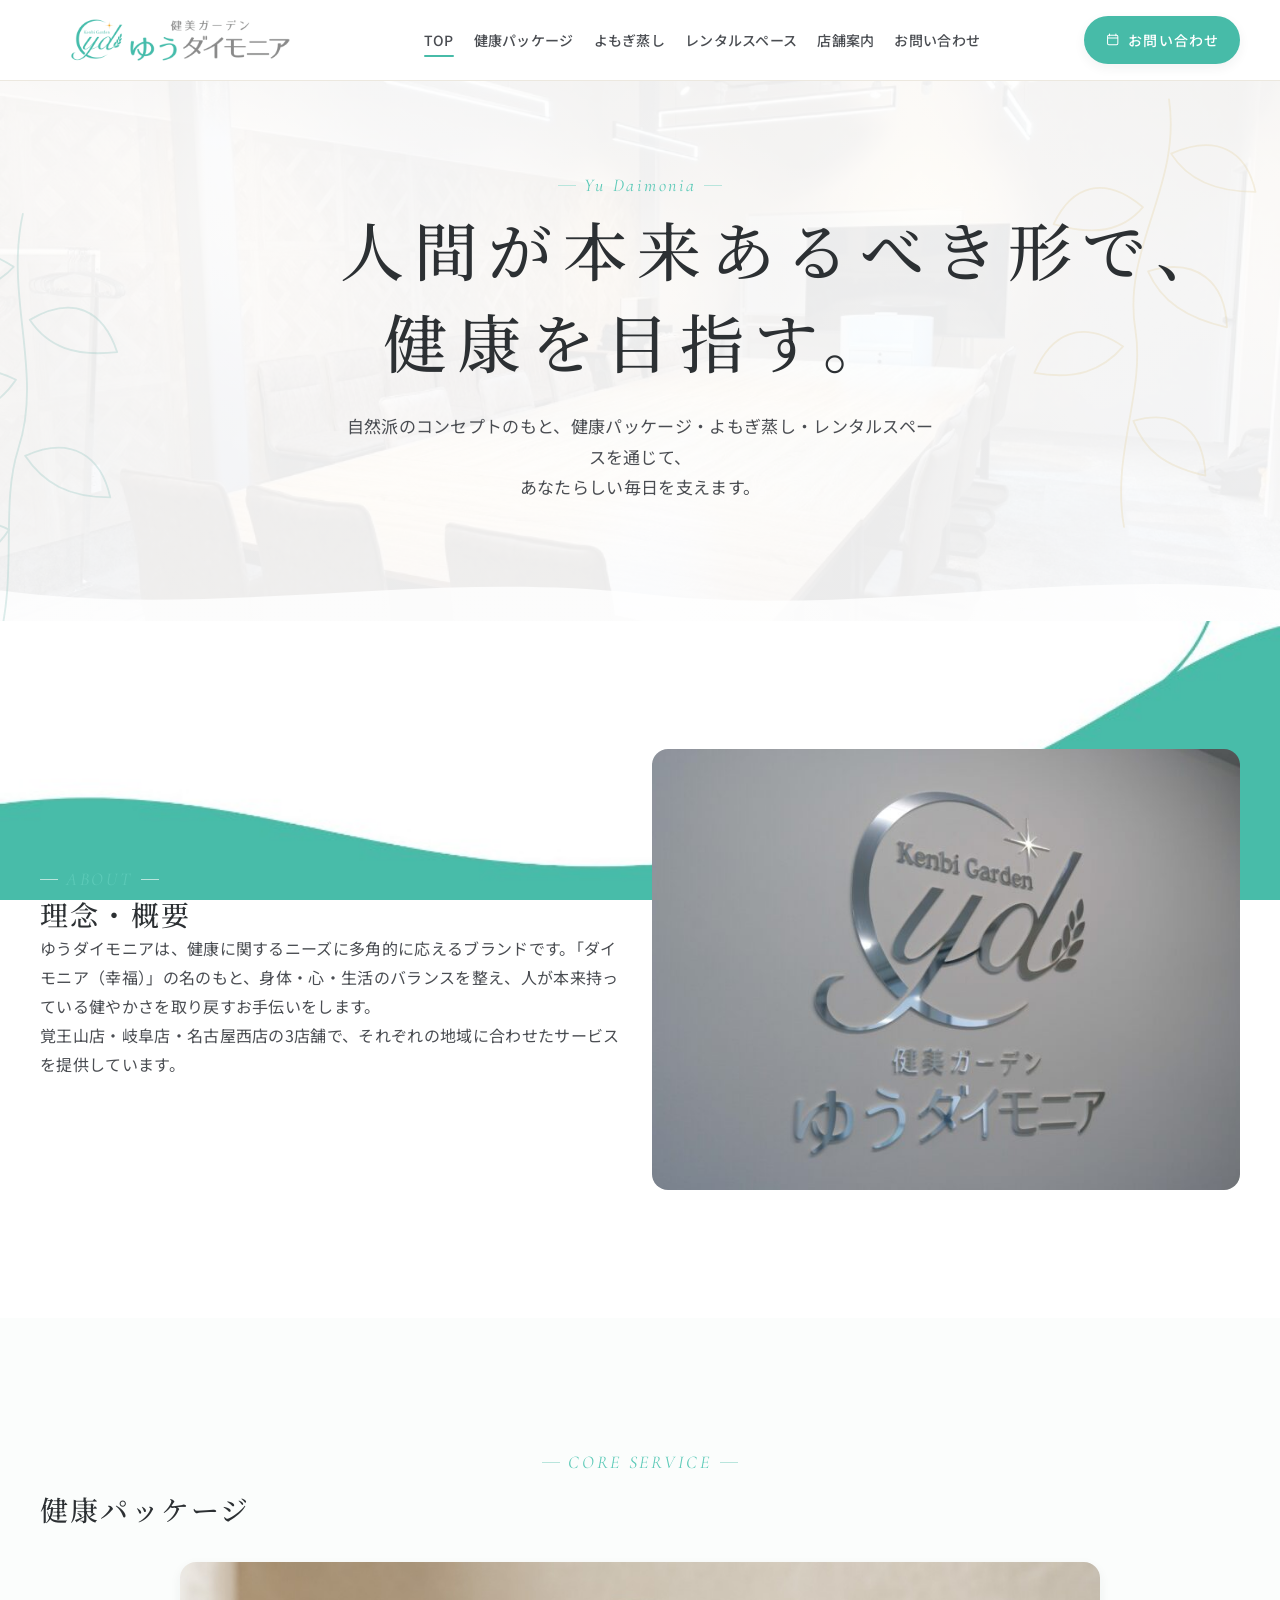
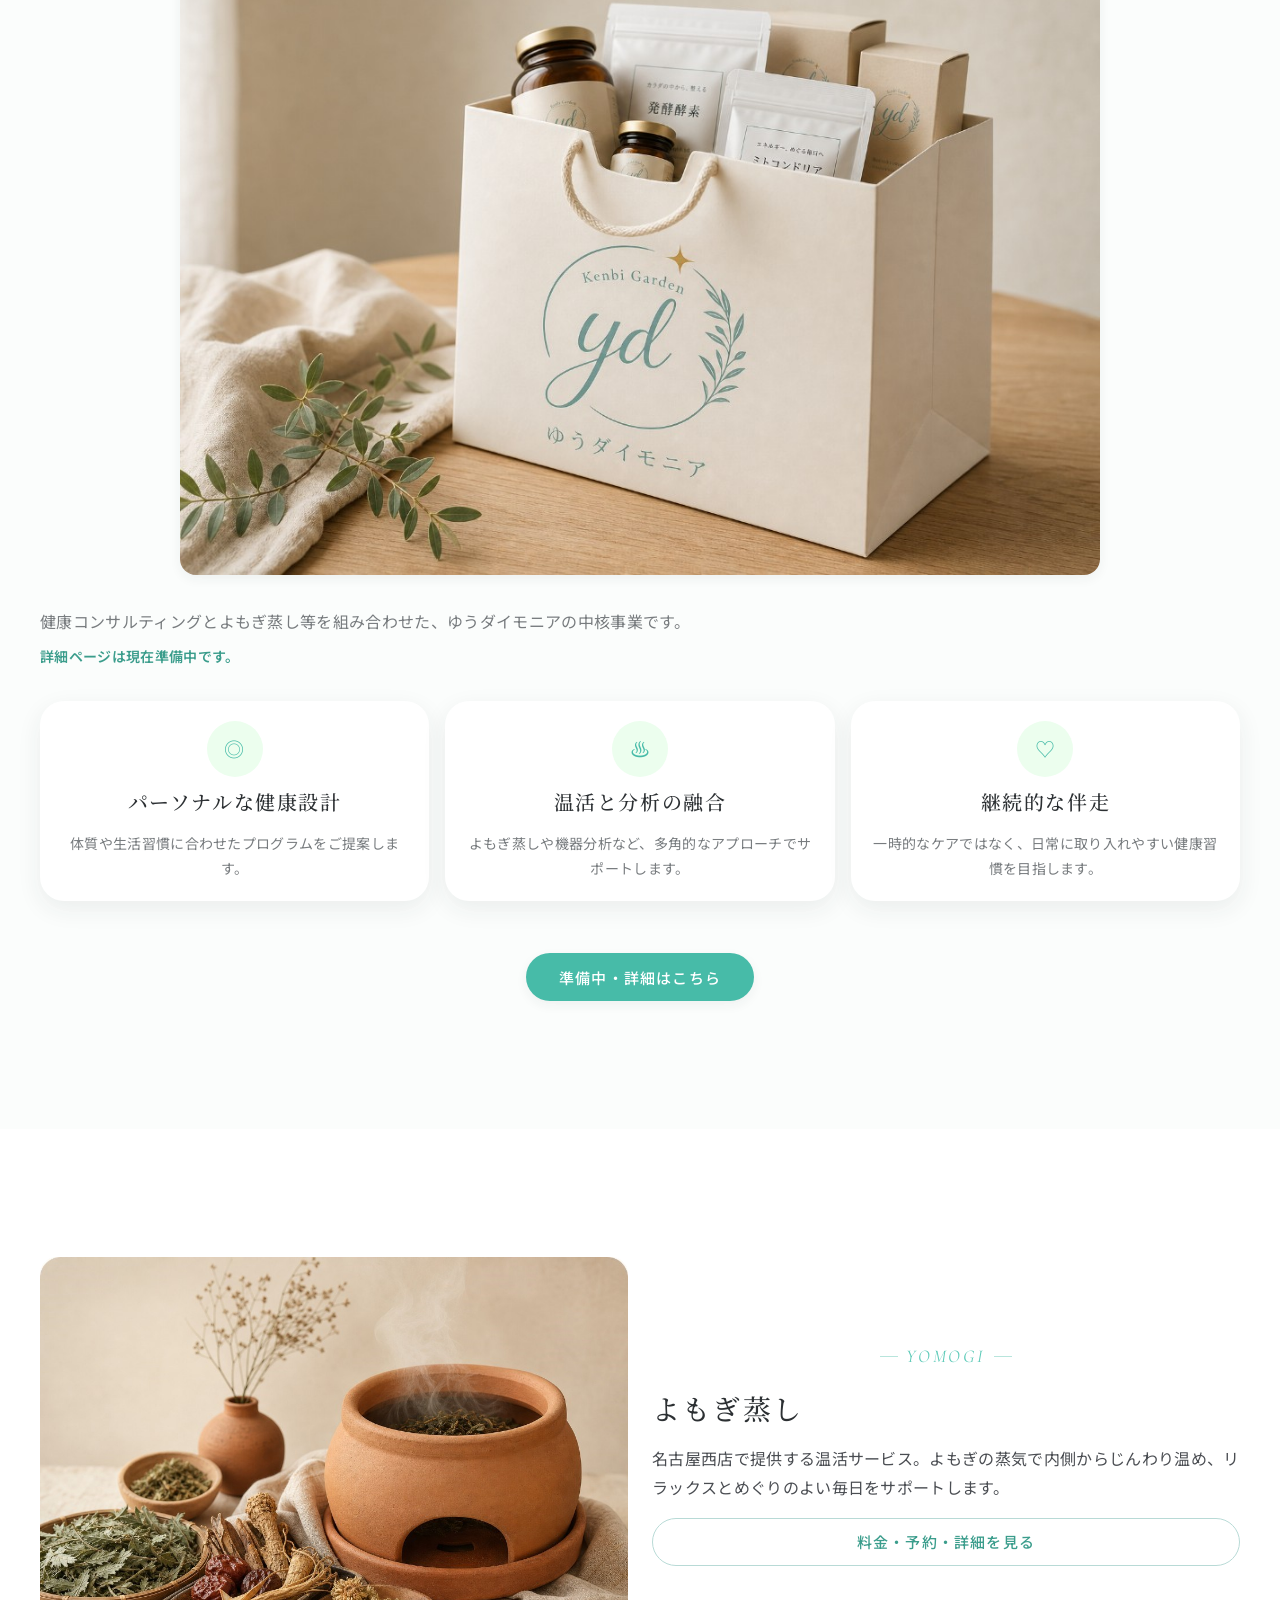
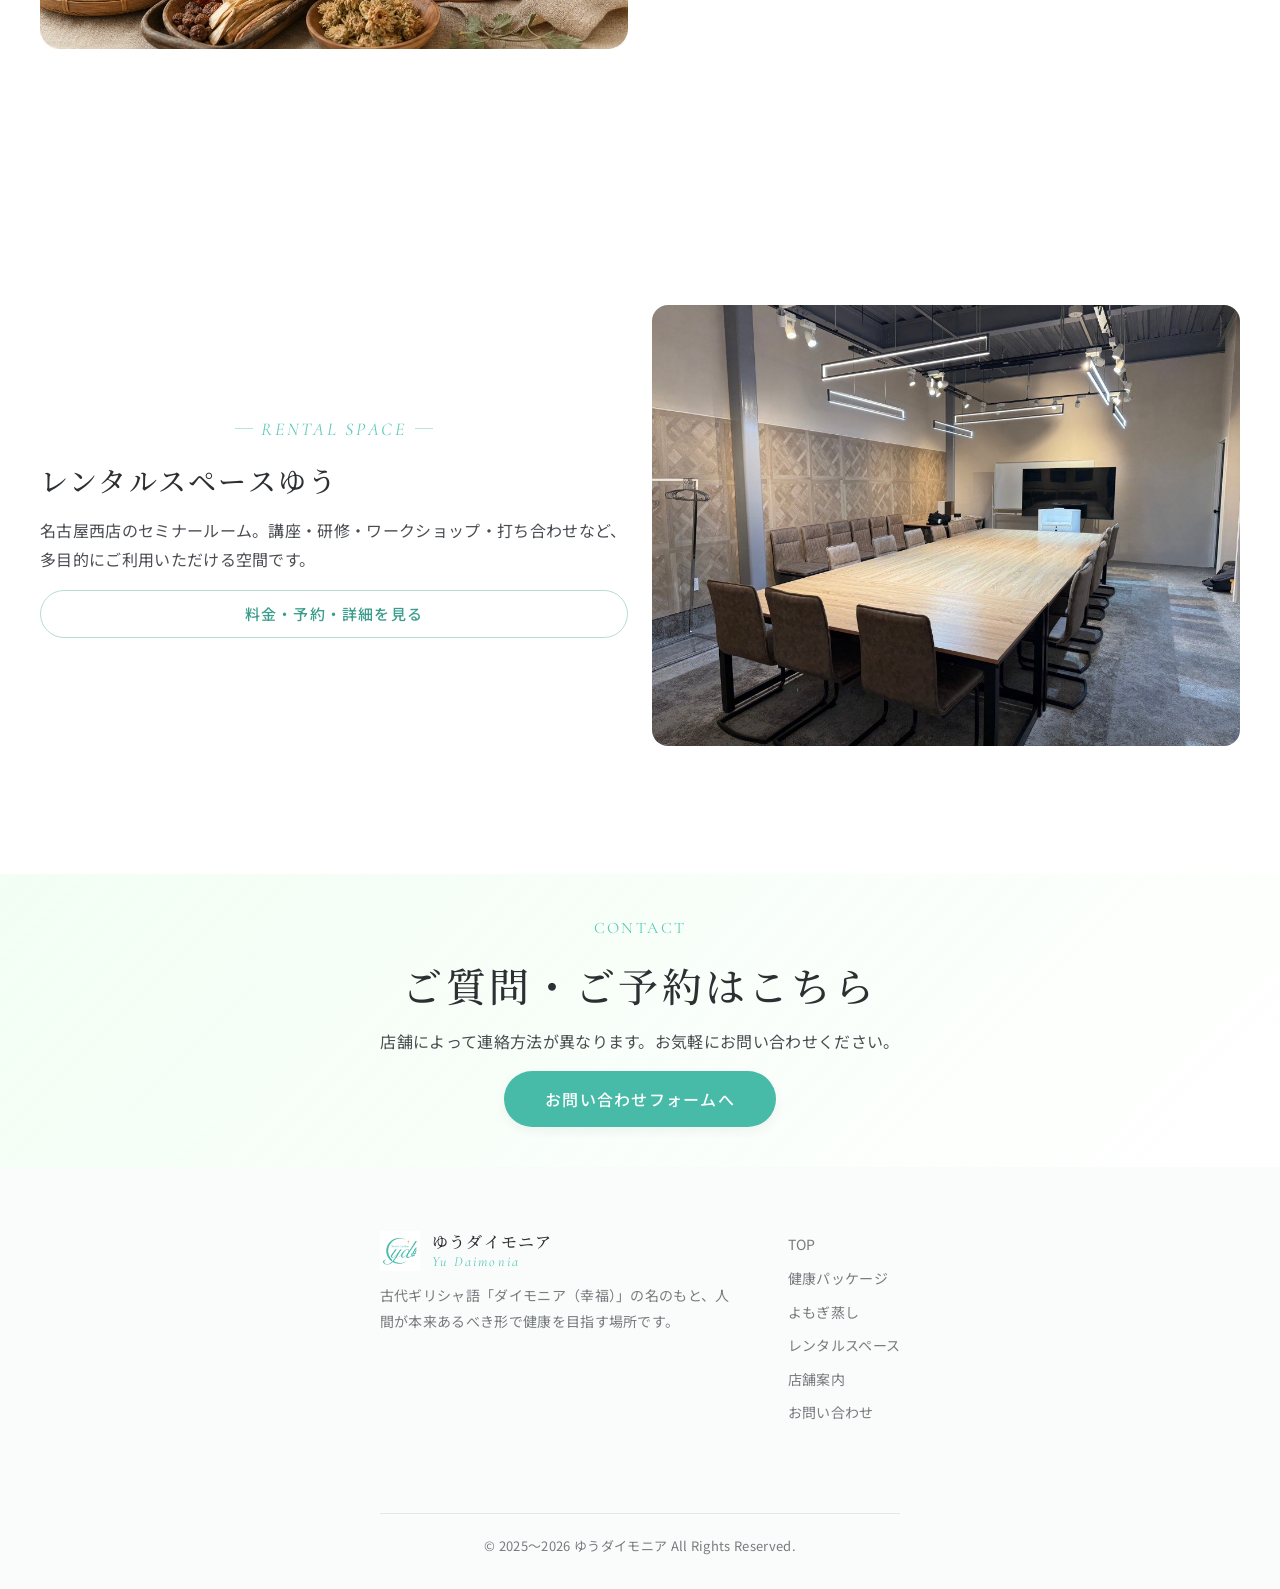
<file: index.html>
<!DOCTYPE html>
<html lang="ja">
<head>
  <meta charset="UTF-8">
  <meta name="viewport" content="width=device-width, initial-scale=1.0">
  <meta http-equiv="X-UA-Compatible" content="IE=edge">
  <title>ゆうダイモニア | 人間本来の健康を目指す</title>
  <meta name="description" content="名古屋・岐阜の健康サロン「ゆうダイモニア」。健康パッケージ・よもぎ蒸し・レンタルスペースを提供しています。">
  <link rel="canonical" href="https://yu-daimonia.com/">
  <meta name="robots" content="index, follow">
  <meta name="format-detection" content="telephone=no">
  <meta property="og:site_name" content="ゆうダイモニア">
  <meta property="og:type" content="website">
  <meta property="og:locale" content="ja_JP">
  <meta property="og:title" content="ゆうダイモニア | 人間本来の健康を目指す">
  <meta property="og:description" content="名古屋・岐阜の健康サロン「ゆうダイモニア」。健康パッケージ・よもぎ蒸し・レンタルスペースを提供しています。">
  <meta property="og:url" content="https://yu-daimonia.com/">
  <meta property="og:image" content="https://yu-daimonia.com/assets/images/ogp.jpg">
  <meta property="og:image:width" content="1200">
  <meta property="og:image:height" content="630">
  <meta name="twitter:card" content="summary_large_image">
  <meta name="twitter:title" content="ゆうダイモニア | 人間本来の健康を目指す">
  <meta name="twitter:description" content="名古屋・岐阜の健康サロン「ゆうダイモニア」。健康パッケージ・よもぎ蒸し・レンタルスペースを提供しています。">
  <meta name="twitter:image" content="https://yu-daimonia.com/assets/images/ogp.jpg">
  <link rel="icon" href="favicon.ico?v=2" sizes="any">
  <link rel="icon" href="apple-touch-icon.png?v=2" type="image/png" sizes="300x300">
  <link rel="apple-touch-icon" href="apple-touch-icon.png">
  <link rel="preconnect" href="https://fonts.googleapis.com">
  <link rel="preconnect" href="https://fonts.gstatic.com" crossorigin>
  <link rel="stylesheet" href="assets/css/style.css">
    <script type="application/ld+json">
{
  "@context": "https://schema.org",
  "@type": "Organization",
  "name": "ゆうダイモニア",
  "url": "https://yu-daimonia.com/",
  "logo": "https://yu-daimonia.com/assets/images/logo.png",
  "description": "名古屋・岐阜の健康サロン。健康パッケージ・よもぎ蒸し・レンタルスペースを提供しています。"
}
</script>
</head>
<body>
  <div class="site-bg-deco" aria-hidden="true"></div>

  <a class="skip-link" href="#main-content">本文へスキップ</a>
  <header class="site-header">
    <div class="site-header__inner">
      <a href="./" class="site-logo site-logo--image" aria-label="ゆうダイモニア ホーム">
        <img class="site-logo__image" src="assets/images/logo.png" alt="ゆうダイモニアロゴ">
      </a>
      <nav class="global-nav" aria-label="グローバルナビゲーション">
        <ul class="global-nav__list">
          <li><a href="./" aria-current="page">TOP</a></li>
          <li><a href="health-package/">健康パッケージ</a></li>
          <li><a href="yomogi/"><span class="phrase-keep">よもぎ蒸し</span></a></li>
          <li><a href="rental-space/">レンタルスペース</a></li>
          <li><a href="shop/">店舗案内</a></li>
          <li><a href="contact/">お問い合わせ</a></li>
        </ul>
      </nav>
      <a href="contact/" class="btn btn--primary btn--pill site-header__cta" aria-label="お問い合わせ">
        <svg class="btn__icon" viewBox="0 0 24 24" aria-hidden="true">
          <path d="M7 3v3M17 3v3M4.5 9.5h15M6 5h12a2 2 0 0 1 2 2v11a2 2 0 0 1-2 2H6a2 2 0 0 1-2-2V7a2 2 0 0 1 2-2Z" fill="none" stroke="currentColor" stroke-width="1.6" stroke-linecap="round"/>
        </svg>
        <span class="site-header__cta-label">お問い合わせ</span>
      </a>
      <button class="hamburger" type="button" aria-label="メニューを開く" aria-expanded="false" aria-controls="mobile-nav">
        <span></span><span></span><span></span>
      </button>
    </div>
  </header>
  <div class="mobile-nav-backdrop" aria-hidden="true"></div>
  <nav class="mobile-nav" id="mobile-nav" aria-label="モバイルナビゲーション">
    <ul class="mobile-nav__list">
      <li><a href="./" aria-current="page">TOP</a></li>
      <li><a href="health-package/">健康パッケージ</a></li>
      <li><a href="yomogi/"><span class="phrase-keep">よもぎ蒸し</span></a></li>
      <li><a href="rental-space/">レンタルスペース</a></li>
      <li><a href="shop/">店舗案内</a></li>
      <li><a href="contact/">お問い合わせ</a></li>
    </ul>
    <a href="contact/" class="btn btn--primary mobile-nav__cta">お問い合わせ</a>
  </nav>
  <main id="main-content">

<section class="home-hero home-hero--brand">
      <div class="home-hero__bg home-hero__bg--brand" aria-hidden="true">
        <video class="home-hero__video" autoplay muted loop playsinline preload="metadata">
          <source src="assets/videos/home-hero-keyvisual.mp4" type="video/mp4">
        </video>
      </div>
      <img class="decoration-leaf home-hero__leaf home-hero__leaf--left" src="assets/svg/leaf-deco-01.svg" alt="" aria-hidden="true">
      <img class="decoration-leaf home-hero__leaf home-hero__leaf--right" src="assets/svg/leaf-deco-02.svg" alt="" aria-hidden="true">
      <div class="home-hero__inner">
        <div class="home-hero__content home-hero__content--intro">
          <p class="home-eyebrow home-hero__intro-item">Yu Daimonia</p>
          <h1 class="home-hero__title home-hero__intro-item">
            <span class="home-hero__title-line">人間が本来あるべき形で、</span><br>
            <span class="home-hero__title-line">健康を目指す。</span>
          </h1>
          <p class="home-hero__lead home-hero__intro-item">自然派のコンセプトのもと、健康パッケージ・<span class="phrase-keep">よもぎ蒸し</span>・レンタルスペースを通じて、<br>あなたらしい毎日を支えます。</p>
        </div>
      </div>
      <div class="wave-divider" aria-hidden="true">
        <svg viewBox="0 0 1440 80" preserveAspectRatio="none">
          <path d="M0,38 C240,76 480,10 720,42 C960,76 1200,6 1440,38 L1440,80 L0,80 Z"/>
        </svg>
      </div>
    </section>

    <section class="brand-about section" data-animate="fade-up">
      <div class="container brand-about__grid">
        <div class="brand-about__text">
          <p class="home-eyebrow">ABOUT</p>
          <h2>理念・概要</h2>
          <p>ゆうダイモニアは、健康に関するニーズに多角的に応えるブランドです。「ダイモニア（幸福）」の名のもと、身体・心・生活のバランスを整え、人が本来持っている健やかさを取り戻すお手伝いをします。</p>
          <p>覚王山店・岐阜店・名古屋西店の3店舗で、それぞれの地域に合わせたサービスを提供しています。</p>
        </div>
        <div class="brand-about__visual">
          <img src="assets/images/brand-story.jpg" alt="ゆうダイモニアの理念をイメージした写真" width="768" height="512" loading="lazy">
        </div>
      </div>
    </section>

    <section class="brand-service section brand-service--health section--soft" data-animate="fade-up">
      <div class="container brand-service-health">
        <header class="brand-service-health__head">
          <p class="home-eyebrow">CORE SERVICE</p>
          <h2>健康パッケージ</h2>
        </header>
        <figure class="brand-service-health__media">
          <img src="assets/images/health-package-main.png" alt="ゆうダイモニアの健康パッケージ。サプリメントや温活用品を添えたギフトバッグ" width="1024" height="682" loading="lazy">
        </figure>
        <p class="brand-service-health__lead">健康コンサルティングと<span class="phrase-keep">よもぎ蒸し</span>等を組み合わせた、ゆうダイモニアの中核事業です。<span class="brand-service-health__status">詳細ページは現在準備中です。</span></p>
        <div class="brand-feature-grid brand-feature-grid--health">
          <article class="feature-card">
            <div class="feature-card__icon" aria-hidden="true">◎</div>
            <h3 class="feature-card__title">パーソナルな健康設計</h3>
            <p class="feature-card__text">体質や生活習慣に合わせたプログラムをご提案します。</p>
          </article>
          <article class="feature-card">
            <div class="feature-card__icon" aria-hidden="true">♨</div>
            <h3 class="feature-card__title">温活と分析の融合</h3>
            <p class="feature-card__text"><span class="phrase-keep">よもぎ蒸し</span>や機器分析など、多角的なアプローチでサポートします。</p>
          </article>
          <article class="feature-card">
            <div class="feature-card__icon" aria-hidden="true">♡</div>
            <h3 class="feature-card__title">継続的な伴走</h3>
            <p class="feature-card__text">一時的なケアではなく、日常に取り入れやすい健康習慣を目指します。</p>
          </article>
        </div>
        <p class="brand-service__action">
          <a href="health-package/" class="btn btn--primary">準備中・詳細はこちら</a>
        </p>
      </div>
    </section>

    <section class="brand-service section brand-service--split" data-animate="split">
      <div class="container brand-service-split">
        <div class="brand-service-split__media">
          <img src="assets/images/kanpou-steam-main.jpg" alt="よもぎ蒸しの蒸気が立ちのぼる写真" width="640" height="480" loading="lazy">
        </div>
        <div class="brand-service-split__body">
          <p class="home-eyebrow">YOMOGI</p>
          <h2><span class="phrase-keep">よもぎ蒸し</span></h2>
          <p>名古屋西店で提供する温活サービス。よもぎの蒸気で内側からじんわり温め、リラックスとめぐりのよい毎日をサポートします。</p>
          <a href="yomogi/" class="btn btn--ghost">料金・予約・詳細を見る</a>
        </div>
      </div>
    </section>

    <section class="brand-service section brand-service--split brand-service--split-reverse" data-animate="split">
      <div class="container brand-service-split">
        <div class="brand-service-split__media">
          <img src="assets/images/room01.jpg" alt="セミナールームの室内写真" width="640" height="480" loading="lazy">
        </div>
        <div class="brand-service-split__body">
          <p class="home-eyebrow">RENTAL SPACE</p>
          <h2>レンタルスペースゆう</h2>
          <p>名古屋西店のセミナールーム。講座・研修・ワークショップ・打ち合わせなど、多目的にご利用いただける空間です。</p>
          <a href="rental-space/" class="btn btn--ghost">料金・予約・詳細を見る</a>
        </div>
      </div>
    </section>

<section class="page-cta" data-animate="fade-up">
  <div class="container page-cta__inner">
    <p class="page-cta__eyebrow">CONTACT</p>
    <h2>ご質問・ご予約はこちら</h2>
    <p>店舗によって連絡方法が異なります。お気軽にお問い合わせください。</p>
    <a href="contact/" class="btn btn--primary btn--lg">お問い合わせフォームへ</a>
  </div>
</section>

  </main>
  <footer class="site-footer">
    <div class="site-footer__inner">
      <div class="site-footer__brand">
        <a href="./" class="site-logo" aria-label="ゆうダイモニア ホーム">
          <img class="site-logo__mark site-logo__mark--image" src="assets/images/kenbi-garden-mark.png" alt="健美ガーデン" width="40" height="40">
          <span class="site-logo__name-jp">ゆうダイモニア</span>
          <span class="site-logo__name-en">Yu Daimonia</span>
        </a>
        <p class="site-footer__tagline">古代ギリシャ語「ダイモニア（幸福）」の名のもと、人間が本来あるべき形で健康を目指す場所です。</p>
      </div>
      <nav class="site-footer__nav" aria-label="フッターナビゲーション">
        <ul>
          <li><a href="./">TOP</a></li>
          <li><a href="health-package/">健康パッケージ</a></li>
          <li><a href="yomogi/"><span class="phrase-keep">よもぎ蒸し</span></a></li>
          <li><a href="rental-space/">レンタルスペース</a></li>
          <li><a href="shop/">店舗案内</a></li>
          <li><a href="contact/">お問い合わせ</a></li>
        </ul>
      </nav>
      <div class="site-footer__bottom">
        <p>© <span data-copyright-range data-copyright-start="2025">2025</span> ゆうダイモニア All Rights Reserved.</p>
      </div>
    </div>
  </footer>
  <script src="assets/js/main.js" defer></script>
</body>
</html>
</file>
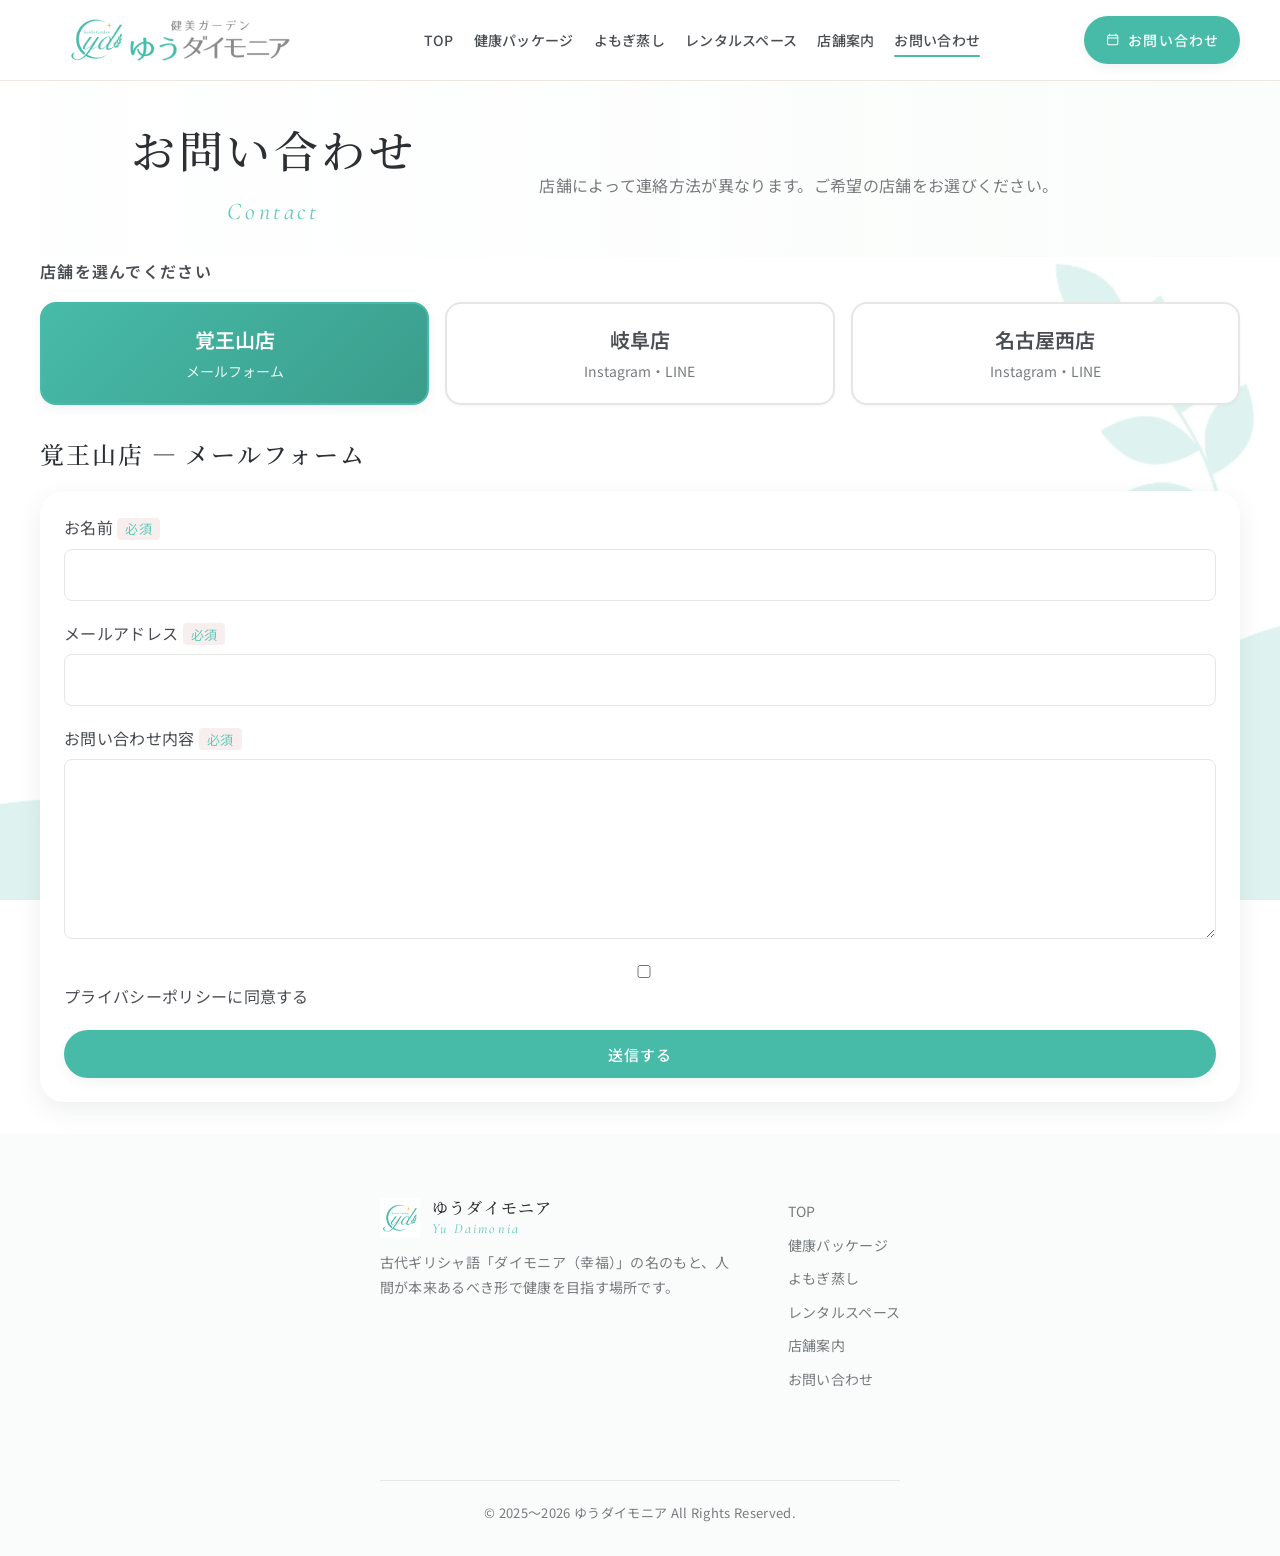
<file: contact/index.html>
<!DOCTYPE html>
<html lang="ja">
<head>
  <meta charset="UTF-8">
  <meta name="viewport" content="width=device-width, initial-scale=1.0">
  <meta http-equiv="X-UA-Compatible" content="IE=edge">
  <title>お問い合わせ | ゆうダイモニア</title>
  <meta name="description" content="ゆうダイモニアへのお問い合わせ・ご予約はこちら。店舗によって連絡方法が異なります。">
  <link rel="canonical" href="https://yu-daimonia.com/contact/">
  <meta name="robots" content="index, follow">
  <meta name="format-detection" content="telephone=no">
  <meta property="og:site_name" content="ゆうダイモニア">
  <meta property="og:type" content="website">
  <meta property="og:locale" content="ja_JP">
  <meta property="og:title" content="お問い合わせ | ゆうダイモニア">
  <meta property="og:description" content="ゆうダイモニアへのお問い合わせ・ご予約はこちら。店舗によって連絡方法が異なります。">
  <meta property="og:url" content="https://yu-daimonia.com/contact/">
  <meta property="og:image" content="https://yu-daimonia.com/assets/images/ogp.jpg">
  <meta property="og:image:width" content="1200">
  <meta property="og:image:height" content="630">
  <meta name="twitter:card" content="summary_large_image">
  <meta name="twitter:title" content="お問い合わせ | ゆうダイモニア">
  <meta name="twitter:description" content="ゆうダイモニアへのお問い合わせ・ご予約はこちら。店舗によって連絡方法が異なります。">
  <meta name="twitter:image" content="https://yu-daimonia.com/assets/images/ogp.jpg">
  <link rel="icon" href="../favicon.ico?v=2" sizes="any">
  <link rel="icon" href="../apple-touch-icon.png?v=2" type="image/png" sizes="300x300">
  <link rel="apple-touch-icon" href="../apple-touch-icon.png">
  <link rel="preconnect" href="https://fonts.googleapis.com">
  <link rel="preconnect" href="https://fonts.gstatic.com" crossorigin>
  <link rel="stylesheet" href="../assets/css/style.css">
  
</head>
<body>
  <div class="site-bg-deco" aria-hidden="true"></div>

  <a class="skip-link" href="#main-content">本文へスキップ</a>
  <header class="site-header">
    <div class="site-header__inner">
      <a href="../" class="site-logo site-logo--image" aria-label="ゆうダイモニア ホーム">
        <img class="site-logo__image" src="../assets/images/logo.png" alt="ゆうダイモニアロゴ">
      </a>
      <nav class="global-nav" aria-label="グローバルナビゲーション">
        <ul class="global-nav__list">
          <li><a href="../">TOP</a></li>
          <li><a href="../health-package/">健康パッケージ</a></li>
          <li><a href="../yomogi/"><span class="phrase-keep">よもぎ蒸し</span></a></li>
          <li><a href="../rental-space/">レンタルスペース</a></li>
          <li><a href="../shop/">店舗案内</a></li>
          <li><a href="../contact/" aria-current="page">お問い合わせ</a></li>
        </ul>
      </nav>
      <a href="../contact/" class="btn btn--primary btn--pill site-header__cta" aria-label="お問い合わせ">
        <svg class="btn__icon" viewBox="0 0 24 24" aria-hidden="true">
          <path d="M7 3v3M17 3v3M4.5 9.5h15M6 5h12a2 2 0 0 1 2 2v11a2 2 0 0 1-2 2H6a2 2 0 0 1-2-2V7a2 2 0 0 1 2-2Z" fill="none" stroke="currentColor" stroke-width="1.6" stroke-linecap="round"/>
        </svg>
        <span class="site-header__cta-label">お問い合わせ</span>
      </a>
      <button class="hamburger" type="button" aria-label="メニューを開く" aria-expanded="false" aria-controls="mobile-nav">
        <span></span><span></span><span></span>
      </button>
    </div>
  </header>
  <div class="mobile-nav-backdrop" aria-hidden="true"></div>
  <nav class="mobile-nav" id="mobile-nav" aria-label="モバイルナビゲーション">
    <ul class="mobile-nav__list">
      <li><a href="../">TOP</a></li>
      <li><a href="../health-package/">健康パッケージ</a></li>
      <li><a href="../yomogi/"><span class="phrase-keep">よもぎ蒸し</span></a></li>
      <li><a href="../rental-space/">レンタルスペース</a></li>
      <li><a href="../shop/">店舗案内</a></li>
      <li><a href="../contact/" aria-current="page">お問い合わせ</a></li>
    </ul>
    <a href="../contact/" class="btn btn--primary mobile-nav__cta">お問い合わせ</a>
  </nav>
  <main id="main-content">

<section class="page-hero page-hero--simple">
      <div class="container page-hero__inner">
        <div class="section-heading">
          <h1 class="section-heading__jp">お問い合わせ</h1>
          <p class="section-heading__en">Contact</p>
        </div>
        <p class="page-hero__lead">店舗によって連絡方法が異なります。ご希望の店舗をお選びください。</p>
      </div>
    </section>

    <section class="section contact-main">
      <div class="container">
        <div class="contact-shop-select">
          <p class="contact-tabs__label" id="contact-tabs-label">店舗を選んでください</p>
          <div class="contact-tabs" role="tablist" aria-labelledby="contact-tabs-label">
            <button class="contact-tab is-active" type="button" role="tab" aria-selected="true" data-contact-tab="sakae">
              <span class="contact-tab__name">覚王山店</span>
              <span class="contact-tab__note">メールフォーム</span>
            </button>
            <button class="contact-tab" type="button" role="tab" aria-selected="false" data-contact-tab="gifu">
              <span class="contact-tab__name">岐阜店</span>
              <span class="contact-tab__note">Instagram・LINE</span>
            </button>
            <button class="contact-tab" type="button" role="tab" aria-selected="false" data-contact-tab="nishi">
              <span class="contact-tab__name">名古屋西店</span>
              <span class="contact-tab__note">Instagram・LINE</span>
            </button>
          </div>
        </div>

        <div class="contact-panel is-active" data-contact-panel="sakae" role="tabpanel">
          <h2>覚王山店 — メールフォーム</h2>
          <form class="contact-form card" id="contact-form" data-contact-form action="#" method="post">
            <div class="form-field">
              <label for="name">お名前 <span class="form-required">必須</span></label>
              <input type="text" id="name" name="name" required autocomplete="name">
            </div>
            <div class="form-field">
              <label for="email">メールアドレス <span class="form-required">必須</span></label>
              <input type="email" id="email" name="email" required autocomplete="email">
            </div>
            <div class="form-field">
              <label for="message">お問い合わせ内容 <span class="form-required">必須</span></label>
              <textarea id="message" name="message" rows="6" required></textarea>
            </div>
            <div class="form-field form-field--checkbox">
              <label><input type="checkbox" name="privacy" required> プライバシーポリシーに同意する</label>
            </div>
            <!-- TODO: 本番環境ではPHP（mail()またはSMTP）で覚王山店宛に送信 -->
            <button type="submit" class="btn btn--primary">送信する</button>
          </form>
        </div>

        <div class="contact-panel" data-contact-panel="gifu" role="tabpanel" hidden>
          <h2>岐阜店 — SNS / LINE</h2>
          <div class="contact-sns card">
            <p>岐阜店へのお問い合わせは、以下よりご連絡ください。</p>
            <ul class="contact-sns__list">
              <li>
                <strong>Instagram DM</strong>
                <p><a href="https://www.instagram.com/yu.daimonia.gifu/" target="_blank" rel="noopener noreferrer">@yu.daimonia.gifu</a> へDMをお送りください</p>
                <a href="https://www.instagram.com/yu.daimonia.gifu/" class="btn btn--outline btn--sm" target="_blank" rel="noopener noreferrer">Instagramを開く</a>
              </li>
              <li>
                <strong>公式LINE</strong>
                <p>LINEでお気軽にメッセージをどうぞ</p>
                <a href="https://line.me/R/ti/p/@896ytmmh" class="btn btn--outline btn--sm" target="_blank" rel="noopener noreferrer">LINEを開く</a>
              </li>
            </ul>
          </div>
        </div>

        <div class="contact-panel" data-contact-panel="nishi" role="tabpanel" hidden>
          <h2>名古屋西店 — SNS / LINE</h2>
          <div class="contact-sns card">
            <p>名古屋西店へのお問い合わせは、以下よりご連絡ください。</p>
            <ul class="contact-sns__list">
              <li>
                <strong>Instagram DM</strong>
                <p>@アカウント名 へDMをお送りください</p>
                <!-- TODO: 名古屋西店Instagram URL確定後に更新 -->
                <a href="#" class="btn btn--outline btn--sm">Instagramを開く</a>
              </li>
              <li>
                <strong>公式LINE</strong>
                <p>LINEでお気軽にメッセージをどうぞ</p>
                <!-- TODO: 名古屋西店LINE URL確定後に更新 -->
                <a href="#" class="btn btn--outline btn--sm">LINEを開く</a>
              </li>
            </ul>
          </div>
        </div>
      </div>
    </section>

  </main>
  <footer class="site-footer">
    <div class="site-footer__inner">
      <div class="site-footer__brand">
        <a href="../" class="site-logo" aria-label="ゆうダイモニア ホーム">
          <img class="site-logo__mark site-logo__mark--image" src="../assets/images/kenbi-garden-mark.png" alt="健美ガーデン" width="40" height="40">
          <span class="site-logo__name-jp">ゆうダイモニア</span>
          <span class="site-logo__name-en">Yu Daimonia</span>
        </a>
        <p class="site-footer__tagline">古代ギリシャ語「ダイモニア（幸福）」の名のもと、人間が本来あるべき形で健康を目指す場所です。</p>
      </div>
      <nav class="site-footer__nav" aria-label="フッターナビゲーション">
        <ul>
          <li><a href="../">TOP</a></li>
          <li><a href="../health-package/">健康パッケージ</a></li>
          <li><a href="../yomogi/"><span class="phrase-keep">よもぎ蒸し</span></a></li>
          <li><a href="../rental-space/">レンタルスペース</a></li>
          <li><a href="../shop/">店舗案内</a></li>
          <li><a href="../contact/">お問い合わせ</a></li>
        </ul>
      </nav>
      <div class="site-footer__bottom">
        <p>© <span data-copyright-range data-copyright-start="2025">2025</span> ゆうダイモニア All Rights Reserved.</p>
      </div>
    </div>
  </footer>
  <script src="../assets/js/main.js" defer></script>
</body>
</html>
</file>
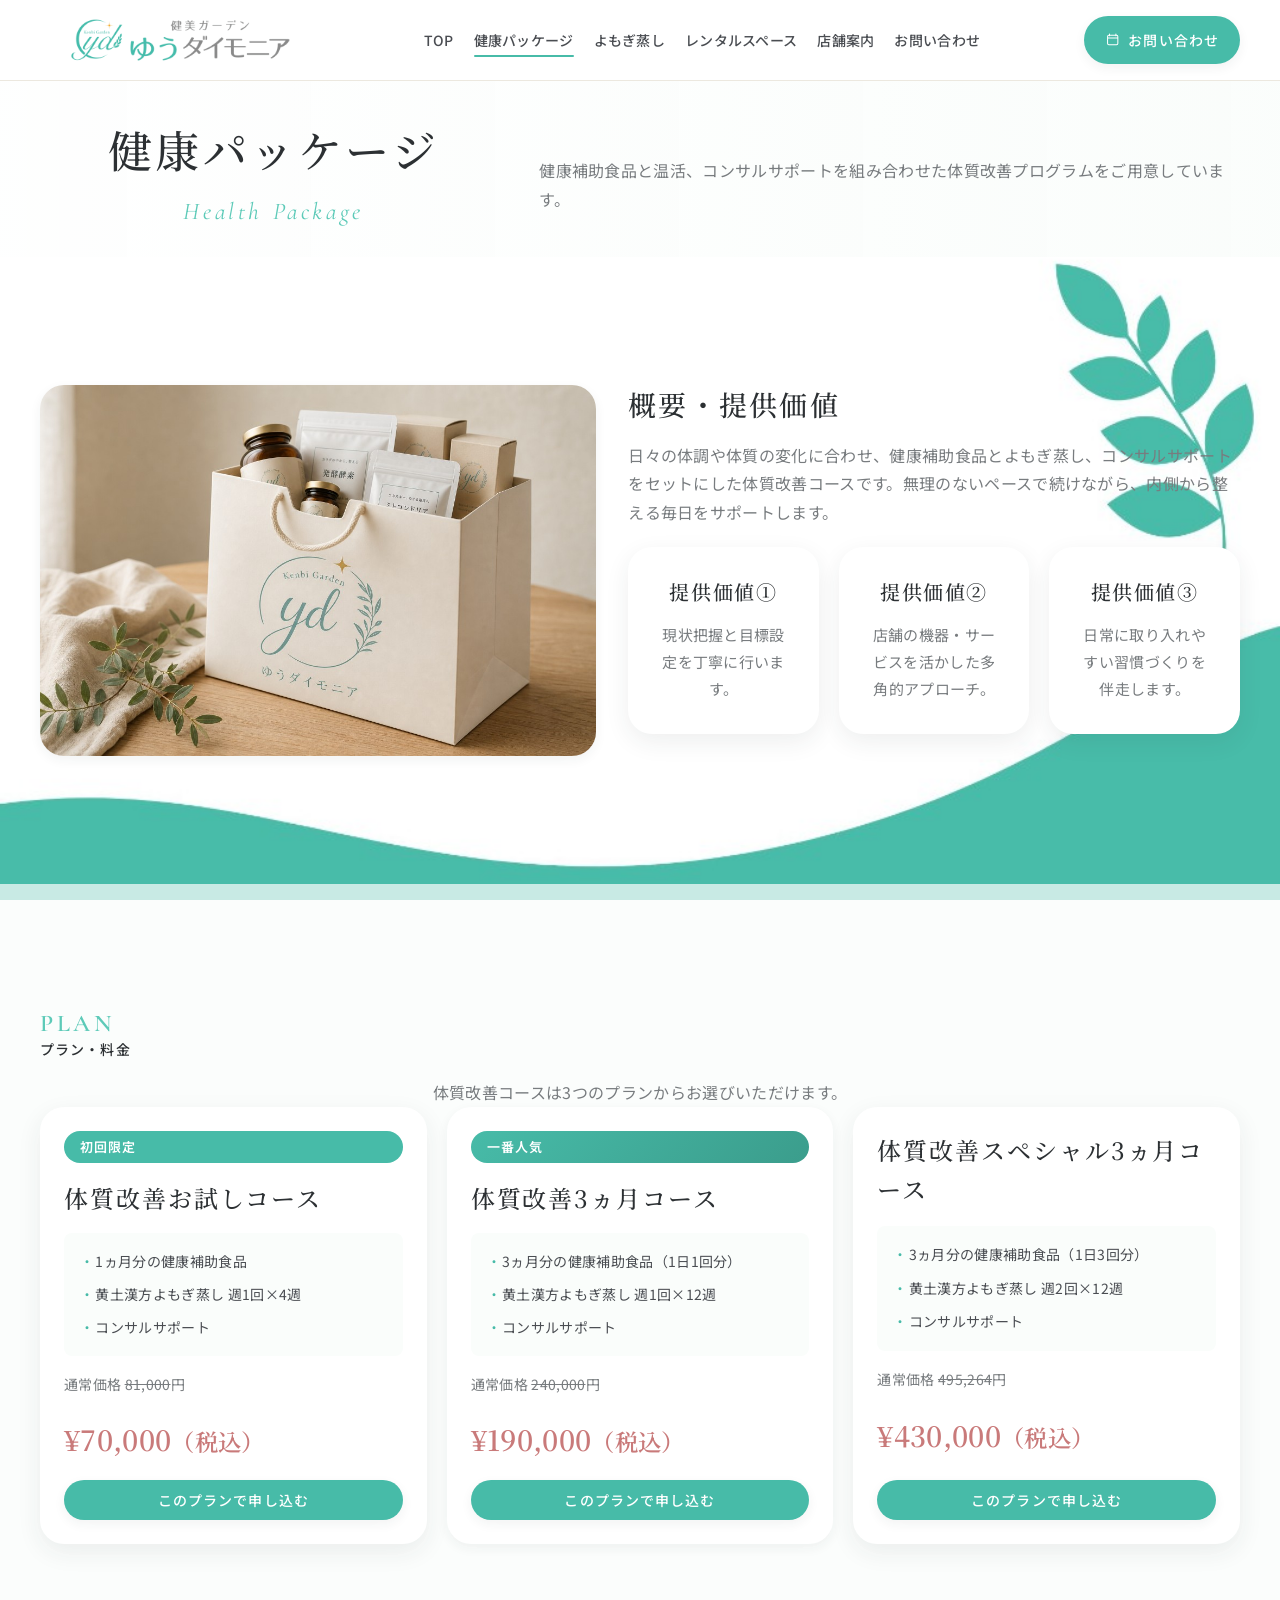
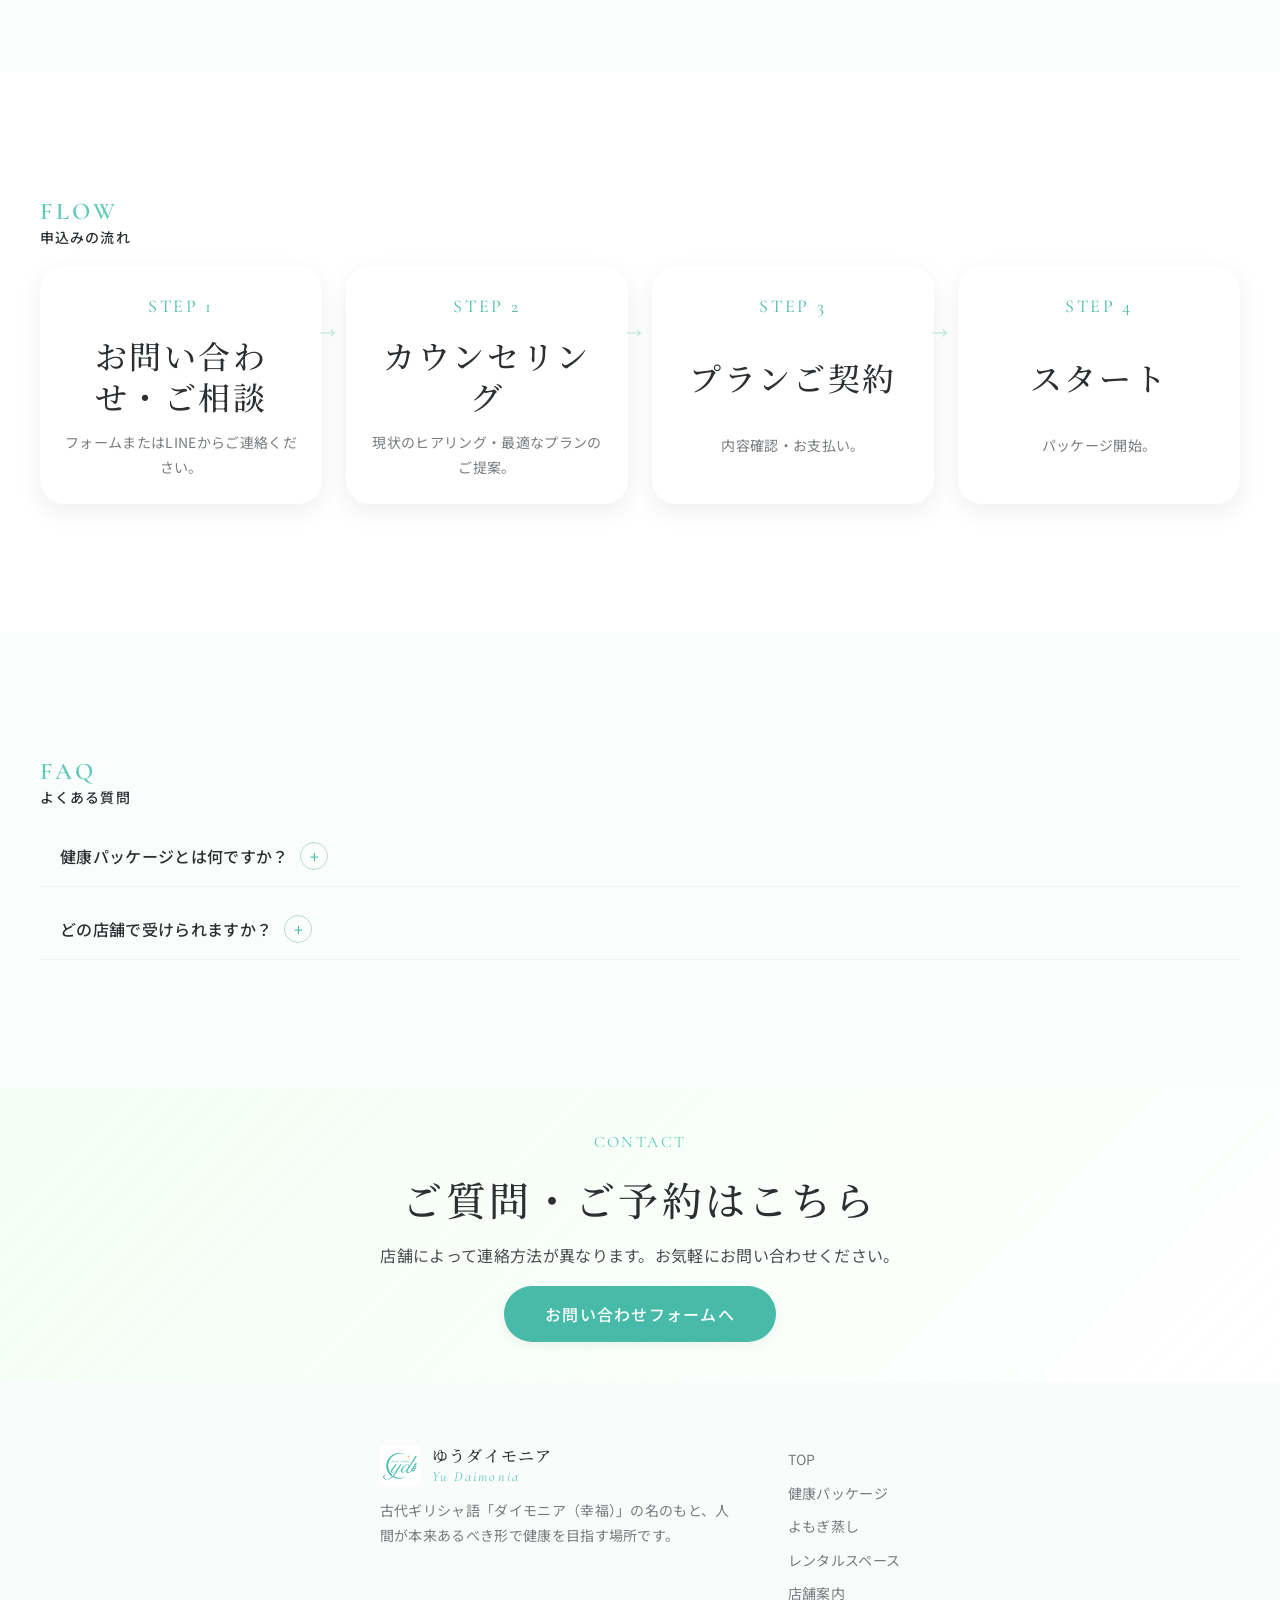
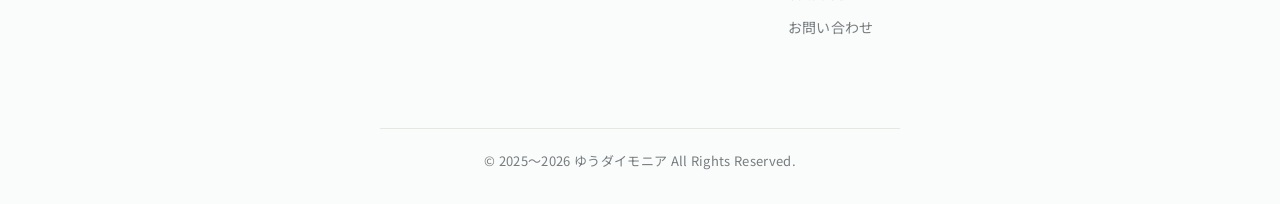
<file: health-package/index.html>
<!DOCTYPE html>
<html lang="ja">
<head>
  <meta charset="UTF-8">
  <meta name="viewport" content="width=device-width, initial-scale=1.0">
  <meta http-equiv="X-UA-Compatible" content="IE=edge">
  <title>健康パッケージ | ゆうダイモニア</title>
  <meta name="description" content="健康補助食品とよもぎ蒸し・コンサルサポートを組み合わせた体質改善コース。お試し・3ヶ月・スペシャル3ヶ月の3プランをご用意しています。">
  <link rel="canonical" href="https://yu-daimonia.com/health-package/">
  <meta name="robots" content="index, follow">
  <meta name="format-detection" content="telephone=no">
  <meta property="og:site_name" content="ゆうダイモニア">
  <meta property="og:type" content="website">
  <meta property="og:locale" content="ja_JP">
  <meta property="og:title" content="健康パッケージ | ゆうダイモニア">
  <meta property="og:description" content="健康補助食品とよもぎ蒸し・コンサルサポートを組み合わせた体質改善コース。お試し・3ヶ月・スペシャル3ヶ月の3プランをご用意しています。">
  <meta property="og:url" content="https://yu-daimonia.com/health-package/">
  <meta property="og:image" content="https://yu-daimonia.com/assets/images/ogp.jpg">
  <meta property="og:image:width" content="1200">
  <meta property="og:image:height" content="630">
  <meta name="twitter:card" content="summary_large_image">
  <meta name="twitter:title" content="健康パッケージ | ゆうダイモニア">
  <meta name="twitter:description" content="健康補助食品とよもぎ蒸し・コンサルサポートを組み合わせた体質改善コース。お試し・3ヶ月・スペシャル3ヶ月の3プランをご用意しています。">
  <meta name="twitter:image" content="https://yu-daimonia.com/assets/images/ogp.jpg">
  <link rel="icon" href="../favicon.ico?v=2" sizes="any">
  <link rel="icon" href="../apple-touch-icon.png?v=2" type="image/png" sizes="300x300">
  <link rel="apple-touch-icon" href="../apple-touch-icon.png">
  <link rel="preconnect" href="https://fonts.googleapis.com">
  <link rel="preconnect" href="https://fonts.gstatic.com" crossorigin>
  <link rel="stylesheet" href="../assets/css/style.css">
    <script type="application/ld+json">
{
  "@context": "https://schema.org",
  "@type": "FAQPage",
  "mainEntity": [
    {
      "@type": "Question",
      "name": "健康パッケージとは何ですか？",
      "acceptedAnswer": {
        "@type": "Answer",
        "text": "健康補助食品とよもぎ蒸し、コンサルサポートを組み合わせた、ゆうダイモニア独自の体質改善プログラムです。"
      }
    }
  ]
}
</script>
</head>
<body>
  <div class="site-bg-deco" aria-hidden="true"></div>

  <a class="skip-link" href="#main-content">本文へスキップ</a>
  <header class="site-header">
    <div class="site-header__inner">
      <a href="../" class="site-logo site-logo--image" aria-label="ゆうダイモニア ホーム">
        <img class="site-logo__image" src="../assets/images/logo.png" alt="ゆうダイモニアロゴ">
      </a>
      <nav class="global-nav" aria-label="グローバルナビゲーション">
        <ul class="global-nav__list">
          <li><a href="../">TOP</a></li>
          <li><a href="../health-package/" aria-current="page">健康パッケージ</a></li>
          <li><a href="../yomogi/"><span class="phrase-keep">よもぎ蒸し</span></a></li>
          <li><a href="../rental-space/">レンタルスペース</a></li>
          <li><a href="../shop/">店舗案内</a></li>
          <li><a href="../contact/">お問い合わせ</a></li>
        </ul>
      </nav>
      <a href="../contact/" class="btn btn--primary btn--pill site-header__cta" aria-label="お問い合わせ">
        <svg class="btn__icon" viewBox="0 0 24 24" aria-hidden="true">
          <path d="M7 3v3M17 3v3M4.5 9.5h15M6 5h12a2 2 0 0 1 2 2v11a2 2 0 0 1-2 2H6a2 2 0 0 1-2-2V7a2 2 0 0 1 2-2Z" fill="none" stroke="currentColor" stroke-width="1.6" stroke-linecap="round"/>
        </svg>
        <span class="site-header__cta-label">お問い合わせ</span>
      </a>
      <button class="hamburger" type="button" aria-label="メニューを開く" aria-expanded="false" aria-controls="mobile-nav">
        <span></span><span></span><span></span>
      </button>
    </div>
  </header>
  <div class="mobile-nav-backdrop" aria-hidden="true"></div>
  <nav class="mobile-nav" id="mobile-nav" aria-label="モバイルナビゲーション">
    <ul class="mobile-nav__list">
      <li><a href="../">TOP</a></li>
      <li><a href="../health-package/" aria-current="page">健康パッケージ</a></li>
      <li><a href="../yomogi/"><span class="phrase-keep">よもぎ蒸し</span></a></li>
      <li><a href="../rental-space/">レンタルスペース</a></li>
      <li><a href="../shop/">店舗案内</a></li>
      <li><a href="../contact/">お問い合わせ</a></li>
    </ul>
    <a href="../contact/" class="btn btn--primary mobile-nav__cta">お問い合わせ</a>
  </nav>
  <main id="main-content">

    <section class="page-hero page-hero--simple">
      <div class="container page-hero__inner">
        <div class="section-heading">
          <h1 class="section-heading__jp">健康パッケージ</h1>
          <p class="section-heading__en">Health Package</p>
        </div>
        <p class="page-hero__lead">健康補助食品と温活、コンサルサポートを組み合わせた体質改善プログラムをご用意しています。</p>
      </div>
    </section>

    <section class="section">
      <div class="container health-intro">
        <div class="health-intro__visual">
          <img src="../assets/images/health-package-main.png" alt="ゆうダイモニアの健康パッケージ。サプリメントや温活用品を添えたギフトバッグ" width="1024" height="682" loading="lazy">
        </div>
        <div class="health-intro__text">
          <h2>概要・提供価値</h2>
          <p>日々の体調や体質の変化に合わせ、健康補助食品と<span class="phrase-keep">よもぎ蒸し</span>、コンサルサポートをセットにした体質改善コースです。無理のないペースで続けながら、内側から整える毎日をサポートします。</p>
          <div class="brand-feature-grid">
            <article class="feature-card">
              <h3 class="feature-card__title">提供価値①</h3>
              <p class="feature-card__text">現状把握と目標設定を丁寧に行います。</p>
            </article>
            <article class="feature-card">
              <h3 class="feature-card__title">提供価値②</h3>
              <p class="feature-card__text">店舗の機器・サービスを活かした多角的アプローチ。</p>
            </article>
            <article class="feature-card">
              <h3 class="feature-card__title">提供価値③</h3>
              <p class="feature-card__text">日常に取り入れやすい習慣づくりを伴走します。</p>
            </article>
          </div>
        </div>
      </div>
    </section>

    <section class="section section--soft">
      <div class="container">
        <div class="home-section-label">
          <p>PLAN</p>
          <h2>プラン・料金</h2>
        </div>
        <p class="section-lead">体質改善コースは3つのプランからお選びいただけます。</p>
        <div class="plan-grid">
          <article class="plan-card card">
            <p class="plan-card__badge">初回限定</p>
            <h3 class="plan-card__title">体質改善お試しコース</h3>
            <ul class="plan-card__includes">
              <li>1ヵ月分の健康補助食品</li>
              <li>黄土漢方<span class="phrase-keep">よもぎ蒸し</span> 週1回×4週</li>
              <li>コンサルサポート</li>
            </ul>
            <p class="plan-card__price-regular">通常価格 <span>81,000</span>円</p>
            <p class="plan-card__price">¥70,000<small>（税込）</small></p>
            <a href="../contact/" class="btn btn--primary btn--sm plan-card__action">このプランで申し込む</a>
          </article>
          <article class="plan-card card plan-card--featured">
            <p class="plan-card__badge plan-card__badge--featured">一番人気</p>
            <h3 class="plan-card__title">体質改善3ヵ月コース</h3>
            <ul class="plan-card__includes">
              <li>3ヵ月分の健康補助食品（1日1回分）</li>
              <li>黄土漢方<span class="phrase-keep">よもぎ蒸し</span> 週1回×12週</li>
              <li>コンサルサポート</li>
            </ul>
            <p class="plan-card__price-regular">通常価格 <span>240,000</span>円</p>
            <p class="plan-card__price">¥190,000<small>（税込）</small></p>
            <a href="../contact/" class="btn btn--primary btn--sm plan-card__action">このプランで申し込む</a>
          </article>
          <article class="plan-card card">
            <h3 class="plan-card__title">体質改善スペシャル3ヵ月コース</h3>
            <ul class="plan-card__includes">
              <li>3ヵ月分の健康補助食品（1日3回分）</li>
              <li>黄土漢方<span class="phrase-keep">よもぎ蒸し</span> 週2回×12週</li>
              <li>コンサルサポート</li>
            </ul>
            <p class="plan-card__price-regular">通常価格 <span>495,264</span>円</p>
            <p class="plan-card__price">¥430,000<small>（税込）</small></p>
            <a href="../contact/" class="btn btn--primary btn--sm plan-card__action">このプランで申し込む</a>
          </article>
        </div>
      </div>
    </section>

    <section class="section">
      <div class="container">
        <div class="home-section-label">
          <p>FLOW</p>
          <h2>申込みの流れ</h2>
        </div>
        <!-- TODO: 申込みの流れ確定後に更新 -->
        <ol class="step-list">
          <li class="step-item card">
            <p class="step-item__number">STEP 1</p>
            <h3 class="step-item__title">お問い合わせ・ご相談</h3>
            <p class="step-item__text">フォームまたはLINEからご連絡ください。</p>
          </li>
          <li class="step-item card">
            <p class="step-item__number">STEP 2</p>
            <h3 class="step-item__title">カウンセリング</h3>
            <p class="step-item__text">現状のヒアリング・最適なプランのご提案。</p>
          </li>
          <li class="step-item card">
            <p class="step-item__number">STEP 3</p>
            <h3 class="step-item__title">プランご契約</h3>
            <p class="step-item__text">内容確認・お支払い。</p>
          </li>
          <li class="step-item card">
            <p class="step-item__number">STEP 4</p>
            <h3 class="step-item__title">スタート</h3>
            <p class="step-item__text">パッケージ開始。</p>
          </li>
        </ol>
      </div>
    </section>

    <section class="section section--soft">
      <div class="container">
        <div class="home-section-label">
          <p>FAQ</p>
          <h2>よくある質問</h2>
        </div>
        <div class="faq-stack">
          <details class="faq-item">
            <summary class="faq-item__question"><span class="faq-item__q-text">健康パッケージとは何ですか？</span><span class="faq-item__icon" aria-hidden="true">+</span></summary>
            <div class="faq-item__answer"><p>健康補助食品と<span class="phrase-keep">よもぎ蒸し</span>、コンサルサポートを組み合わせた、ゆうダイモニア独自の体質改善プログラムです。</p></div>
          </details>
          <details class="faq-item">
            <summary class="faq-item__question"><span class="faq-item__q-text">どの店舗で受けられますか？</span><span class="faq-item__icon" aria-hidden="true">+</span></summary>
            <div class="faq-item__answer"><p>覚王山店・岐阜店・名古屋西店でご案内予定です。詳細は<!-- TODO: 店舗別提供内容確定後に更新 -->お問い合わせください。</p></div>
          </details>
        </div>
      </div>
    </section>


<section class="page-cta" data-animate="fade-up">
  <div class="container page-cta__inner">
    <p class="page-cta__eyebrow">CONTACT</p>
    <h2>ご質問・ご予約はこちら</h2>
    <p>店舗によって連絡方法が異なります。お気軽にお問い合わせください。</p>
    <a href="../contact/" class="btn btn--primary btn--lg">お問い合わせフォームへ</a>
  </div>
</section>

  </main>
  <footer class="site-footer">
    <div class="site-footer__inner">
      <div class="site-footer__brand">
        <a href="../" class="site-logo" aria-label="ゆうダイモニア ホーム">
          <img class="site-logo__mark site-logo__mark--image" src="../assets/images/kenbi-garden-mark.png" alt="健美ガーデン" width="40" height="40">
          <span class="site-logo__name-jp">ゆうダイモニア</span>
          <span class="site-logo__name-en">Yu Daimonia</span>
        </a>
        <p class="site-footer__tagline">古代ギリシャ語「ダイモニア（幸福）」の名のもと、人間が本来あるべき形で健康を目指す場所です。</p>
      </div>
      <nav class="site-footer__nav" aria-label="フッターナビゲーション">
        <ul>
          <li><a href="../">TOP</a></li>
          <li><a href="../health-package/">健康パッケージ</a></li>
          <li><a href="../yomogi/"><span class="phrase-keep">よもぎ蒸し</span></a></li>
          <li><a href="../rental-space/">レンタルスペース</a></li>
          <li><a href="../shop/">店舗案内</a></li>
          <li><a href="../contact/">お問い合わせ</a></li>
        </ul>
      </nav>
      <div class="site-footer__bottom">
        <p>© <span data-copyright-range data-copyright-start="2025">2025</span> ゆうダイモニア All Rights Reserved.</p>
      </div>
    </div>
  </footer>
  <script src="../assets/js/main.js" defer></script>
</body>
</html>
</file>
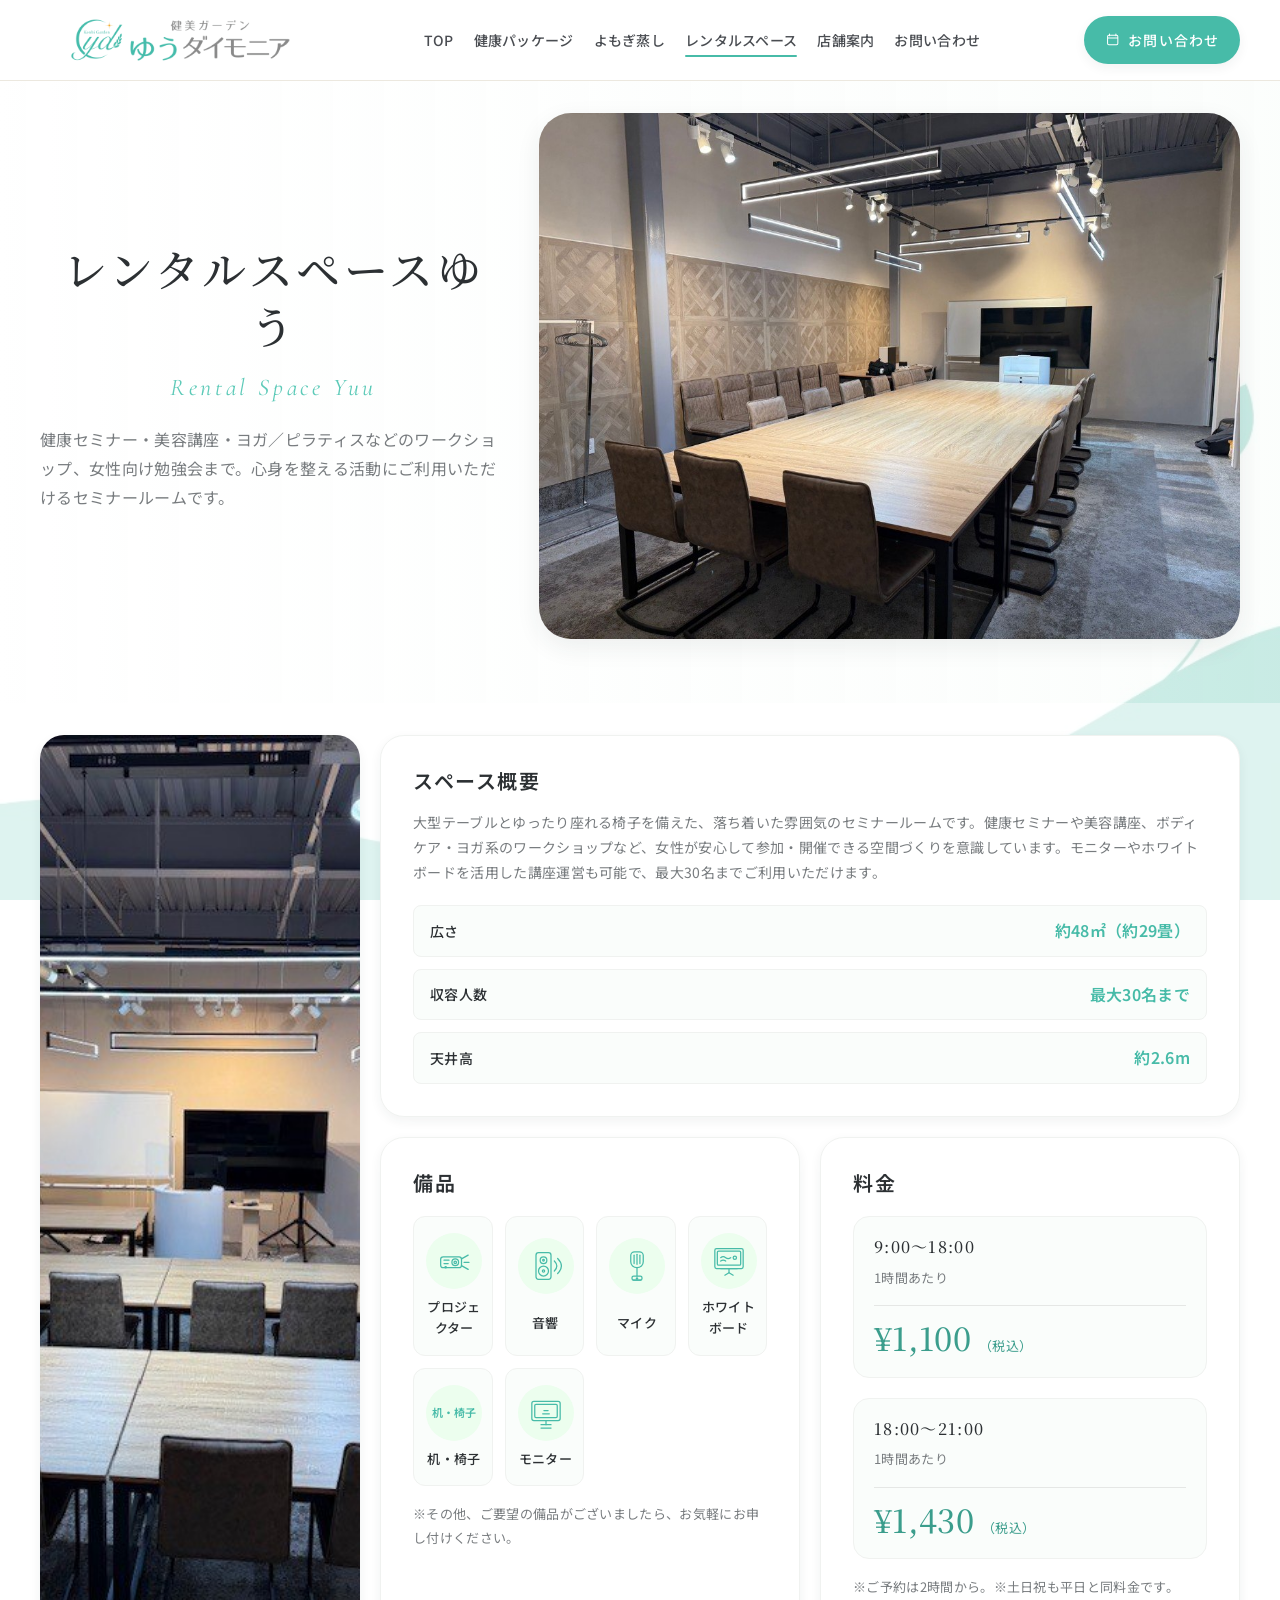
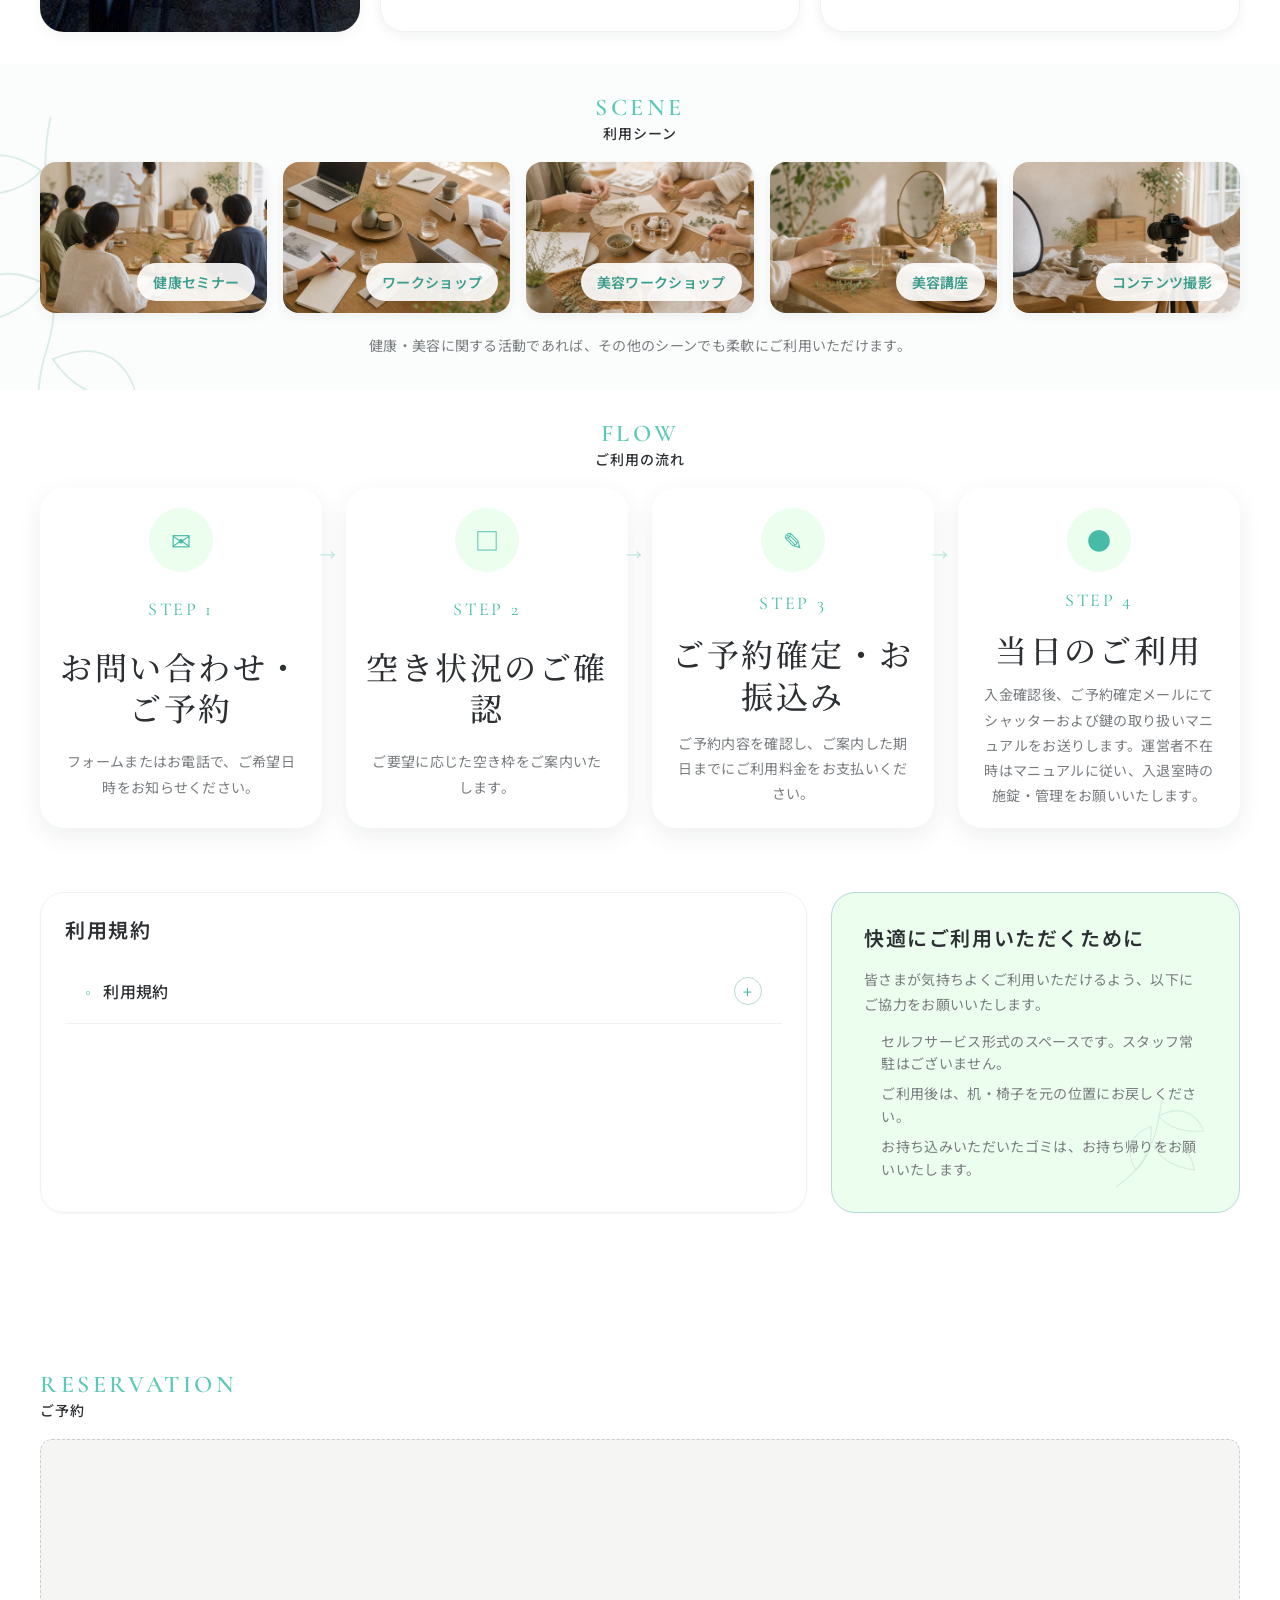
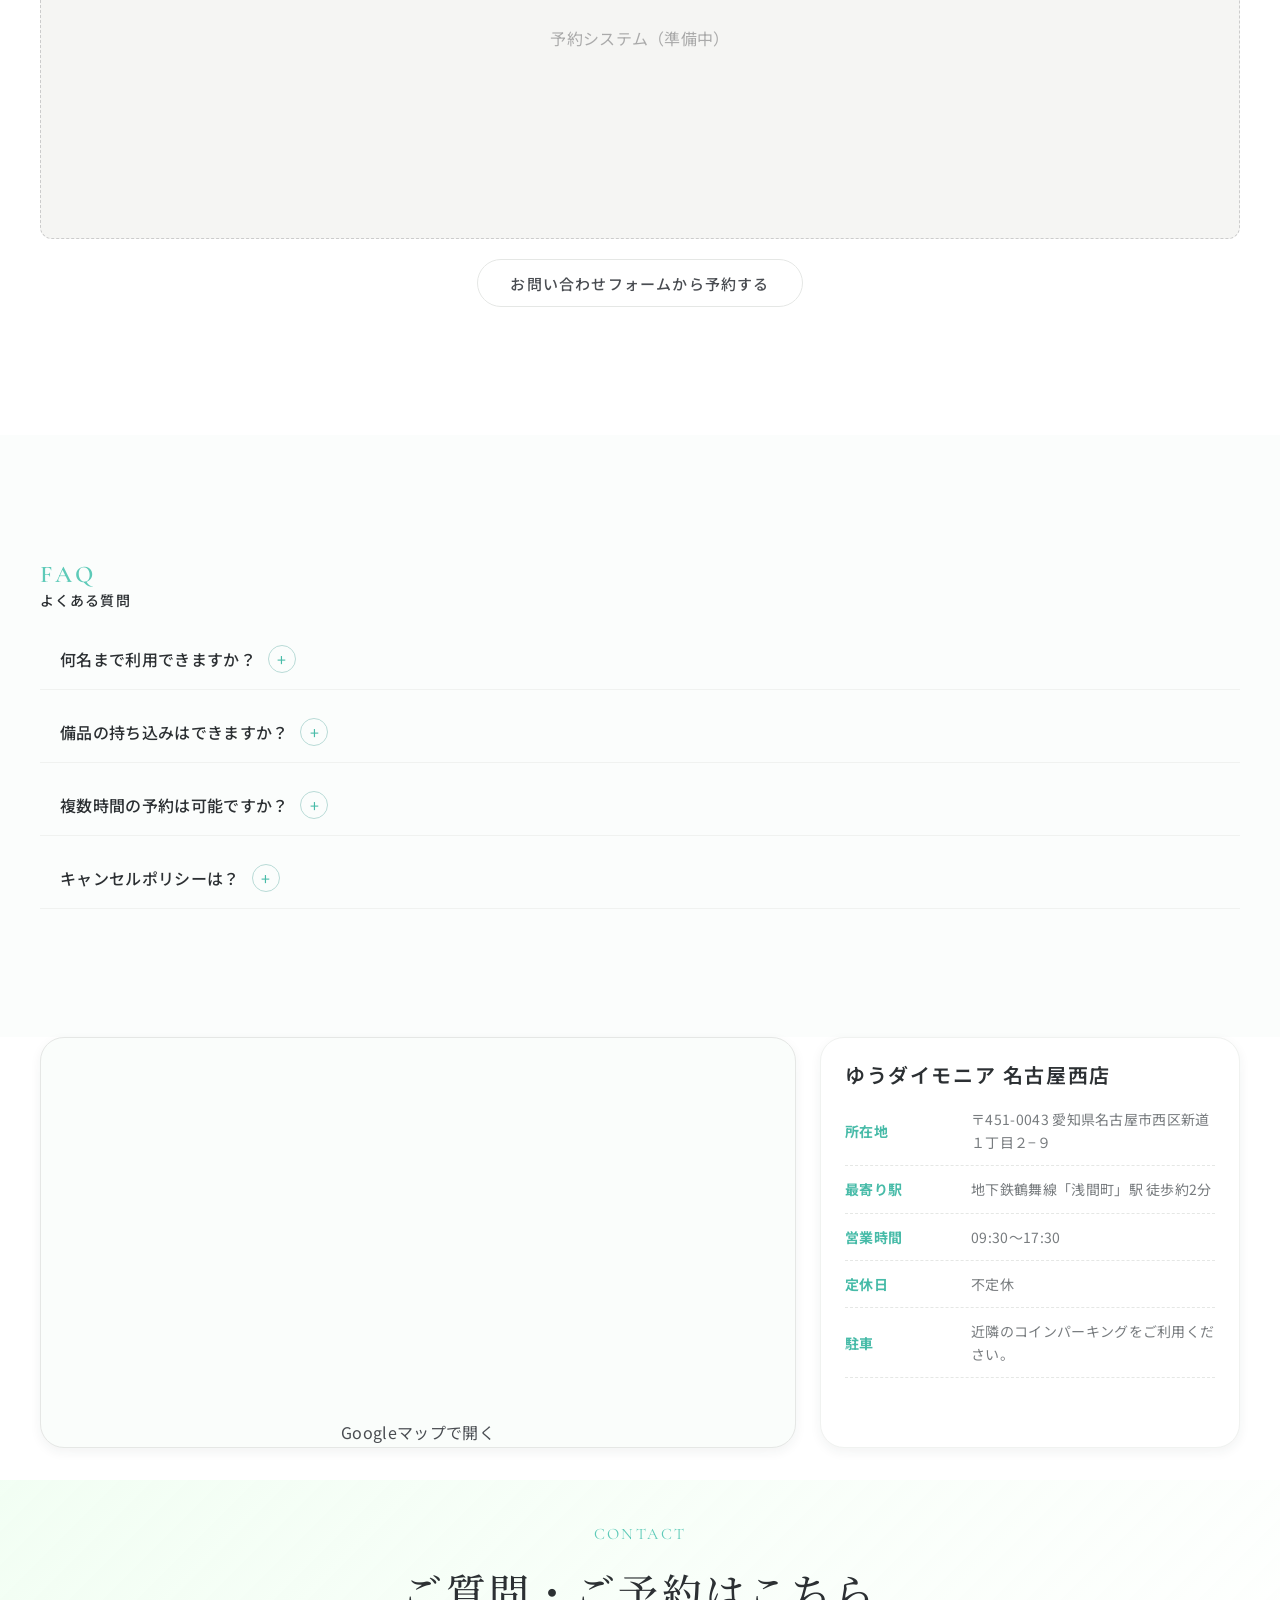
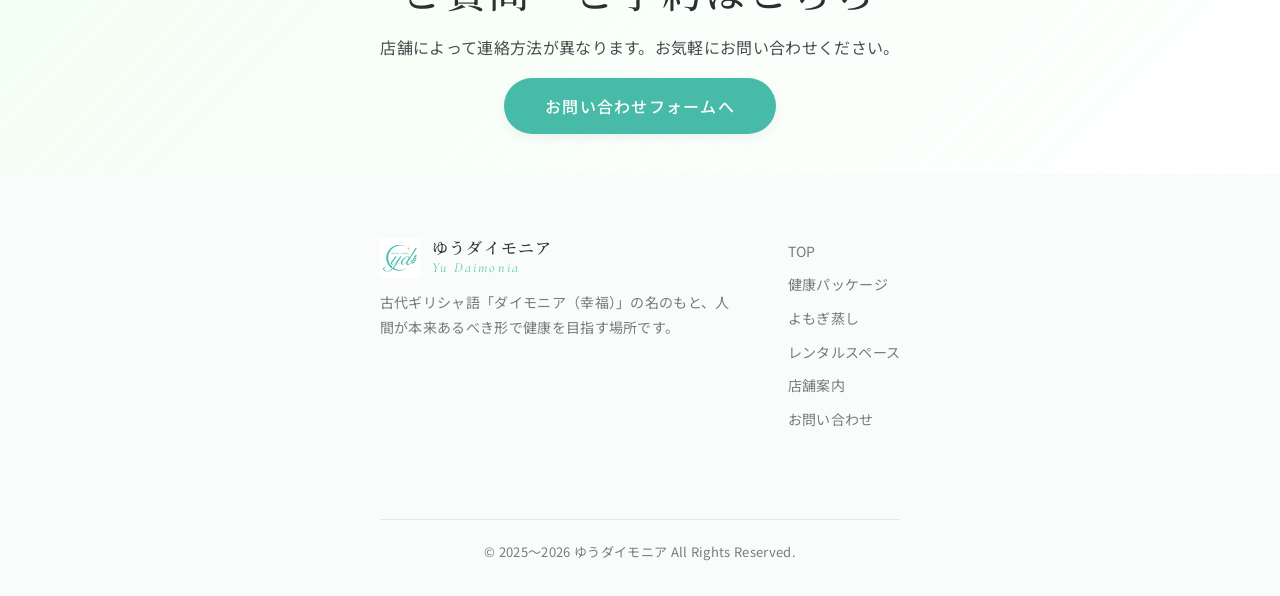
<file: rental-space/index.html>
<!DOCTYPE html>
<html lang="ja">
<head>
  <meta charset="UTF-8">
  <meta name="viewport" content="width=device-width, initial-scale=1.0">
  <meta http-equiv="X-UA-Compatible" content="IE=edge">
  <title>レンタルスペースゆう 料金・予約 | ゆうダイモニア名古屋西店</title>
  <meta name="description" content="ゆうダイモニア名古屋西店のレンタルスペース。会議・撮影・ヨガ等にご利用いただけます。料金・予約はこちら。">
  <link rel="canonical" href="https://yu-daimonia.com/rental-space/">
  <meta name="robots" content="index, follow">
  <meta name="format-detection" content="telephone=no">
  <meta property="og:site_name" content="ゆうダイモニア">
  <meta property="og:type" content="website">
  <meta property="og:locale" content="ja_JP">
  <meta property="og:title" content="レンタルスペースゆう 料金・予約 | ゆうダイモニア名古屋西店">
  <meta property="og:description" content="ゆうダイモニア名古屋西店のレンタルスペース。会議・撮影・ヨガ等にご利用いただけます。料金・予約はこちら。">
  <meta property="og:url" content="https://yu-daimonia.com/rental-space/">
  <meta property="og:image" content="https://yu-daimonia.com/assets/images/ogp.jpg">
  <meta property="og:image:width" content="1200">
  <meta property="og:image:height" content="630">
  <meta name="twitter:card" content="summary_large_image">
  <meta name="twitter:title" content="レンタルスペースゆう 料金・予約 | ゆうダイモニア名古屋西店">
  <meta name="twitter:description" content="ゆうダイモニア名古屋西店のレンタルスペース。会議・撮影・ヨガ等にご利用いただけます。料金・予約はこちら。">
  <meta name="twitter:image" content="https://yu-daimonia.com/assets/images/ogp.jpg">
  <link rel="icon" href="../favicon.ico?v=2" sizes="any">
  <link rel="icon" href="../apple-touch-icon.png?v=2" type="image/png" sizes="300x300">
  <link rel="apple-touch-icon" href="../apple-touch-icon.png">
  <link rel="preconnect" href="https://fonts.googleapis.com">
  <link rel="preconnect" href="https://fonts.gstatic.com" crossorigin>
  <link rel="stylesheet" href="../assets/css/style.css">
    <script type="application/ld+json">
{
  "@context": "https://schema.org",
  "@type": "FAQPage",
  "mainEntity": [
    {"@type":"Question","name":"複数時間の予約は可能ですか？","acceptedAnswer":{"@type":"Answer","text":"可能です。ご利用は1時間からです。ご希望の時間をあらかじめご予約ください。当日の延長はできません。"}}
  ]
}
</script>
</head>
<body>
  <div class="site-bg-deco" aria-hidden="true"></div>

  <a class="skip-link" href="#main-content">本文へスキップ</a>
  <header class="site-header">
    <div class="site-header__inner">
      <a href="../" class="site-logo site-logo--image" aria-label="ゆうダイモニア ホーム">
        <img class="site-logo__image" src="../assets/images/logo.png" alt="ゆうダイモニアロゴ">
      </a>
      <nav class="global-nav" aria-label="グローバルナビゲーション">
        <ul class="global-nav__list">
          <li><a href="../">TOP</a></li>
          <li><a href="../health-package/">健康パッケージ</a></li>
          <li><a href="../yomogi/"><span class="phrase-keep">よもぎ蒸し</span></a></li>
          <li><a href="../rental-space/" aria-current="page">レンタルスペース</a></li>
          <li><a href="../shop/">店舗案内</a></li>
          <li><a href="../contact/">お問い合わせ</a></li>
        </ul>
      </nav>
      <a href="../contact/" class="btn btn--primary btn--pill site-header__cta" aria-label="お問い合わせ">
        <svg class="btn__icon" viewBox="0 0 24 24" aria-hidden="true">
          <path d="M7 3v3M17 3v3M4.5 9.5h15M6 5h12a2 2 0 0 1 2 2v11a2 2 0 0 1-2 2H6a2 2 0 0 1-2-2V7a2 2 0 0 1 2-2Z" fill="none" stroke="currentColor" stroke-width="1.6" stroke-linecap="round"/>
        </svg>
        <span class="site-header__cta-label">お問い合わせ</span>
      </a>
      <button class="hamburger" type="button" aria-label="メニューを開く" aria-expanded="false" aria-controls="mobile-nav">
        <span></span><span></span><span></span>
      </button>
    </div>
  </header>
  <div class="mobile-nav-backdrop" aria-hidden="true"></div>
  <nav class="mobile-nav" id="mobile-nav" aria-label="モバイルナビゲーション">
    <ul class="mobile-nav__list">
      <li><a href="../">TOP</a></li>
      <li><a href="../health-package/">健康パッケージ</a></li>
      <li><a href="../yomogi/"><span class="phrase-keep">よもぎ蒸し</span></a></li>
      <li><a href="../rental-space/" aria-current="page">レンタルスペース</a></li>
      <li><a href="../shop/">店舗案内</a></li>
      <li><a href="../contact/">お問い合わせ</a></li>
    </ul>
    <a href="../contact/" class="btn btn--primary mobile-nav__cta">お問い合わせ</a>
  </nav>
  <main id="main-content">

<section class="page-hero page-hero--space">
      <div class="container page-hero__inner">
        <div class="page-hero__content">
          <div class="section-heading">
            <h1 class="section-heading__jp">レンタルスペースゆう</h1>
            <p class="section-heading__en">Rental Space Yuu</p>
          </div>
          <p class="page-hero__lead">健康セミナー・美容講座・ヨガ／ピラティスなどのワークショップ、女性向け勉強会まで。心身を整える活動にご利用いただけるセミナールームです。</p>
        </div>
        <img class="page-hero__image" src="../assets/images/room01.jpg" alt="セミナールームの室内写真">
      </div>
    </section>

        <section class="space-overview section">
      <div class="container space-overview__grid">
        <img class="space-overview__image" src="../assets/images/room02.jpg" alt="ホワイトボードとモニターを備えたセミナールーム全体の写真" width="640" height="640" loading="lazy">
        <article class="card space-summary-card">
          <h2>スペース概要</h2>
          <p>大型テーブルとゆったり座れる椅子を備えた、落ち着いた雰囲気のセミナールームです。健康セミナーや美容講座、ボディケア・ヨガ系のワークショップなど、女性が安心して参加・開催できる空間づくりを意識しています。モニターやホワイトボードを活用した講座運営も可能で、最大30名までご利用いただけます。</p>
          <dl class="space-spec-list">
            <div><dt>広さ</dt><dd>約48㎡（約29畳）</dd></div>
            <div><dt>収容人数</dt><dd>最大30名まで</dd></div>
            <div><dt>天井高</dt><dd>約2.6m</dd></div>
          </dl>
        </article>
        <div class="space-overview__pair">
          <article class="card space-equipment-card">
            <h2>備品</h2>
            <ul class="space-icon-grid">
              <li class="space-equipment-item">
                <span class="space-equipment-item__icon" aria-hidden="true"><img src="../assets/svg/equipment/projector.svg" alt="" width="40" height="40"></span>
                <span class="space-equipment-item__label">プロジェクター</span>
              </li>
              <li class="space-equipment-item">
                <span class="space-equipment-item__icon" aria-hidden="true"><img src="../assets/svg/equipment/speaker.svg" alt="" width="40" height="40"></span>
                <span class="space-equipment-item__label">音響</span>
              </li>
              <li class="space-equipment-item">
                <span class="space-equipment-item__icon" aria-hidden="true"><img src="../assets/svg/equipment/microphone.svg" alt="" width="40" height="40"></span>
                <span class="space-equipment-item__label">マイク</span>
              </li>
              <li class="space-equipment-item">
                <span class="space-equipment-item__icon" aria-hidden="true"><img src="../assets/svg/equipment/whiteboard.svg" alt="" width="40" height="40"></span>
                <span class="space-equipment-item__label">ホワイトボード</span>
              </li>
              <li class="space-equipment-item">
                <span class="space-equipment-item__icon space-equipment-item__icon--text" aria-hidden="true">机・椅子</span>
                <span class="space-equipment-item__label">机・椅子</span>
              </li>
              <li class="space-equipment-item">
                <span class="space-equipment-item__icon" aria-hidden="true"><img src="../assets/svg/equipment/monitor.svg" alt="" width="40" height="40"></span>
                <span class="space-equipment-item__label">モニター</span>
              </li>
            </ul>
            <p class="space-note">※その他、ご要望の備品がございましたら、お気軽にお申し付けください。</p>
          </article>
          <article class="card space-price-card">
            <h2>料金</h2>
            <article class="space-price-item">
              <h3>9:00〜18:00</h3>
              <p>1時間あたり</p>
              <strong>¥1,100<span>（税込）</span></strong>
            </article>
            <article class="space-price-item">
              <h3>18:00〜21:00</h3>
              <p>1時間あたり</p>
              <strong>¥1,430<span>（税込）</span></strong>
            </article>
            <p class="space-note">※ご予約は2時間から。※土日祝も平日と同料金です。</p>
          </article>
        </div>
      </div>
    </section>

    <section class="space-scenes section">
      <img class="decoration-leaf decoration-leaf--left" src="../assets/svg/leaf-deco-01.svg" alt="" aria-hidden="true">
      <div class="container">
        <div class="home-section-label space-section-label">
          <p>SCENE</p>
          <h2>利用シーン</h2>
        </div>
        <div class="space-scene-grid">
          <article>
            <img src="../assets/images/space-scene-seminar.png" alt="ホワイトボードの前で講義するセミナー風景" width="640" height="440" loading="lazy">
            <span>健康セミナー</span>
          </article>
          <article>
            <img src="../assets/images/space-scene-training.png" alt="テーブルを囲んで資料を使う研修の様子" width="640" height="440" loading="lazy">
            <span>ワークショップ</span>
          </article>
          <article>
            <img src="../assets/images/space-scene-workshop.png" alt="手作りワークショップの様子" width="640" height="440" loading="lazy">
            <span>美容ワークショップ</span>
          </article>
          <article>
            <img src="../assets/images/space-scene-beauty.png" alt="美容・アロマ講座の様子" width="640" height="440" loading="lazy">
            <span>美容講座</span>
          </article>
          <article>
            <img src="../assets/images/space-scene-photo.png" alt="商品撮影を行う様子" width="640" height="440" loading="lazy">
            <span>コンテンツ撮影</span>
          </article>
        </div>
        <p class="space-scenes__note">健康・美容に関する活動であれば、その他のシーンでも柔軟にご利用いただけます。</p>
      </div>
    </section>

    <section class="space-flow section">
      <div class="container">
        <div class="home-section-label space-section-label">
          <p>FLOW</p>
          <h2>ご利用の流れ</h2>
        </div>
        <ol class="step-list">
          <li class="step-item card">
            <div class="step-item__icon" aria-hidden="true">✉</div>
            <p class="step-item__number">STEP 1</p>
            <h3 class="step-item__title">お問い合わせ・ご予約</h3>
            <p class="step-item__text">フォームまたはお電話で、ご希望日時をお知らせください。</p>
          </li>
          <li class="step-item card">
            <div class="step-item__icon" aria-hidden="true">□</div>
            <p class="step-item__number">STEP 2</p>
            <h3 class="step-item__title">空き状況のご確認</h3>
            <p class="step-item__text">ご要望に応じた空き枠をご案内いたします。</p>
          </li>
          <li class="step-item card">
            <div class="step-item__icon" aria-hidden="true">✎</div>
            <p class="step-item__number">STEP 3</p>
            <h3 class="step-item__title">ご予約確定・お振込み</h3>
            <p class="step-item__text">ご予約内容を確認し、ご案内した期日までにご利用料金をお支払いください。</p>
          </li>
          <li class="step-item card">
            <div class="step-item__icon" aria-hidden="true">●</div>
            <p class="step-item__number">STEP 4</p>
            <h3 class="step-item__title">当日のご利用</h3>
            <p class="step-item__text">入金確認後、ご予約確定メールにてシャッターおよび鍵の取り扱いマニュアルをお送りします。運営者不在時はマニュアルに従い、入退室時の施錠・管理をお願いいたします。</p>
          </li>
        </ol>
      </div>
    </section>

    <section class="space-policy section">
      <div class="container space-policy__grid">
        <div class="space-policy__accordions">
          <h2>利用規約</h2>
          <details class="faq-item">
            <summary class="faq-item__question">
              <span class="faq-item__q-mark">□</span>
              <span class="faq-item__q-text">利用規約</span>
              <span class="faq-item__icon" aria-hidden="true">+</span>
            </summary>
            <div class="faq-item__answer">
                            <div class="terms-content">
                <h3>レンタルスペースゆう 利用規約</h3>

                <section>
                  <h4>第 1 条（目的）</h4>
                  <p>本規約は、レンタルスペースゆう（以下「本スペース」といいます）の利用に関して、利用者と運営者との間の権利義務関係を定めるものです。</p>
                  <p>本スペースは、心身の健康と美容を目的としたセミナーやイベントに特化した場所であり、それ以外の目的での利用はできません。</p>
                </section>

                <section>
                  <h4>第 2 条（利用申込）</h4>
                  <ol>
                    <li>利用希望者は、所定の方法により申込を行い、運営者の承認をもって予約が成立します。</li>
                    <li>虚偽の申込や第三者への転貸は禁止します。</li>
                  </ol>
                </section>

                <section>
                  <h4>第 3 条（利用料金および支払方法）</h4>
                  <ol>
                    <li>本スペースの利用料金は、1 時間につき 1,100 円（税込）となります。</li>
                    <li>利用料金の支払いは、銀行振込により行うものとします。</li>
                    <li>振込先口座は、予約確定後に運営者が利用者へ通知します。</li>
                    <li>利用料金は、予約日の 3 日前までに指定口座へお振込みください。</li>
                    <li>振込手数料は利用者の負担とします。</li>
                    <li>支払期日までに確認できない場合、予約は無効となることがあります。</li>
                    <li>支払後のキャンセルについては、第 7 条に定めるキャンセルポリシーに従います。</li>
                  </ol>
                </section>

                <section>
                  <h4>第 4 条（無料利用の条件）</h4>
                  <ol>
                    <li>利用者が本スペースの利用中に、運営者または運営者が指定する者による健康および美容に関する情報提供または紹介の時間を約 10 分間設ける場合、当該利用に係る利用料金は無料とします。なお、当該情報提供または紹介の終了後、希望者に対しては案内または体験を行うことができます。</li>
                    <li>ご案内時間はイベントやセミナーの終了時に設けていただき、参加者には事前に告知していただくようお願いいたします。</li>
                    <li>無料利用を希望する場合は、申込時にその旨を明示し、運営者の承認を得る必要があります。</li>
                    <li>運営者が不在の場合、弊社の商品案内等の対応ができないため、通常の利用料金を適用します。</li>
                    <li>無料利用においても、利用者は本規約および運営者の指示に従うものとします。</li>
                    <li>無料利用の目的に反する行為や、商品のご案内を妨げる行為があった場合、運営者は利用を中止し、以後の利用をお断りすることがあります。</li>
                  </ol>
                </section>

                <section>
                  <h4>第 5 条（利用時間）</h4>
                  <ol>
                    <li>利用時間は、予約時に定めた時間内とします。</li>
                    <li>準備・片付けの時間も利用時間に含まれます。</li>
                    <li>利用者は、運営者の承認なく利用時間を変更することはできません。</li>
                    <li>延長を希望する場合は、事前に運営者の承認を得るものとします。</li>
                    <li>主催者の車 1 台分に限り、本スペース前への駐車を可能とします。近隣の迷惑とならないよう、指定された場所に正しく駐車してください。</li>
                  </ol>
                </section>

                <section>
                  <h4>第 6 条（鍵の管理および施錠）</h4>
                  <ol>
                    <li>本スペースの鍵はキーボックスにて管理しています。</li>
                    <li>利用者には、メールにてシャッターおよび鍵の取り扱いマニュアルを送付します。</li>
                    <li>利用者は、運営者が不在の場合マニュアルの内容に従い、入退室時に正しく施錠・管理を行うことが必須です。</li>
                    <li>施錠忘れや鍵の紛失等により発生した損害については、利用者の責任とします。</li>
                  </ol>
                </section>

                <section>
                  <h4>第 7 条（キャンセルポリシー）</h4>
                  <ul>
                    <li>当日キャンセルのみ返金不可となります。</li>
                    <li>前日までのキャンセルにより返金が発生した場合、振込手数料は利用者負担となります。</li>
                  </ul>
                </section>

                <section>
                  <h4>第 8 条（禁止事項）</h4>
                  <p>以下の行為を禁止します。</p>
                  <ol>
                    <li>心身の健康と美容を目的としないセミナー・イベントでの利用</li>
                    <li>近隣住民への迷惑行為（騒音・振動など）</li>
                    <li>火気・危険物の持ち込み</li>
                    <li>公序良俗に反する行為</li>
                    <li>設備・備品の破損や汚損</li>
                    <li>無断での商用撮影・イベント開催</li>
                  </ol>
                </section>

                <section>
                  <h4>第 9 条（損害賠償）</h4>
                  <p>利用者が本スペースまたは備品を破損・汚損した場合、修理・清掃に要する実費を賠償していただく場合があります。</p>
                </section>

                <section>
                  <h4>第 10 条（免責事項）</h4>
                  <ol>
                    <li>利用中の事故・盗難・紛失について、運営者は一切の責任を負いません。</li>
                    <li>天災地変や不可抗力により利用が不可能となった場合、運営者は責任を負いません。</li>
                  </ol>
                </section>

                <section>
                  <h4>第 11 条（個人情報の取扱い）</h4>
                  <p>利用者の個人情報は、予約管理および運営に必要な範囲でのみ使用します。</p>
                </section>

                <section>
                  <h4>第 12 条（規約の変更）</h4>
                  <p>運営者は、必要に応じて本規約を改定することができます。</p>
                </section>

                <section>
                  <h4>附則</h4>
                  <p>本規約は、2026 年 4 月 1 日より施行します。</p>
                </section>
              </div>

            </div>
          </details>
        </div>
        <aside class="space-comfort-card">
          <img src="../assets/svg/leaf-deco-corner-01.svg" alt="" aria-hidden="true">
          <h2>快適にご利用いただくために</h2>
          <p>皆さまが気持ちよくご利用いただけるよう、以下にご協力をお願いいたします。</p>
          <ul>
            <li>セルフサービス形式のスペースです。スタッフ常駐はございません。</li>
            <li>ご利用後は、机・椅子を元の位置にお戻しください。</li>
            <li>お持ち込みいただいたゴミは、お持ち帰りをお願いいたします。</li>
          </ul>
        </aside>
      </div>
    </section>


    <section class="section">
      <div class="container">
        <div class="home-section-label"><p>RESERVATION</p><h2>ご予約</h2></div>
        <div class="reservation-placeholder">
      予約システム（準備中）
    </div>
    <!-- TODO: 外部予約システム稼働後にiframeまたは埋め込みコードに差し替え -->
        <p class="reservation-fallback"><a href="../contact/" class="btn btn--outline">お問い合わせフォームから予約する</a></p>
      </div>
    </section>

    <section class="section section--soft">
      <div class="container">
        <div class="home-section-label"><p>FAQ</p><h2>よくある質問</h2></div>
        <div class="faq-stack">
          <details class="faq-item"><summary class="faq-item__question"><span class="faq-item__q-text">何名まで利用できますか？</span><span class="faq-item__icon" aria-hidden="true">+</span></summary><div class="faq-item__answer"><p>レイアウトにより異なりますが、少人数から最大30名程度までご利用いただけます。</p></div></details>
          <details class="faq-item"><summary class="faq-item__question"><span class="faq-item__q-text">備品の持ち込みはできますか？</span><span class="faq-item__icon" aria-hidden="true">+</span></summary><div class="faq-item__answer"><p>内容によりご相談可能です。詳細はお問い合わせください。</p></div></details>
          <details class="faq-item"><summary class="faq-item__question"><span class="faq-item__q-text">複数時間の予約は可能ですか？</span><span class="faq-item__icon" aria-hidden="true">+</span></summary><div class="faq-item__answer"><p>可能です。ご利用は1時間からです。ご希望の時間をあらかじめご予約ください。当日の延長はできません。追加でご利用を希望される場合は、事前に別途ご予約ください。</p></div></details>
          <details class="faq-item"><summary class="faq-item__question"><span class="faq-item__q-text">キャンセルポリシーは？</span><span class="faq-item__icon" aria-hidden="true">+</span></summary><div class="faq-item__answer"><p>当日キャンセルのみ返金不可となります。前日までのキャンセルにより返金が発生した場合、振込手数料は利用者負担となります。</p></div></details>
        </div>
      </div>
    </section>

    <section class="access-main" id="access">
  <div class="container access-main__grid">
    <div class="access-map">
      <iframe
        class="access-map__iframe"
        src="https://www.google.com/maps?q=%E3%80%92451-0043%20%E6%84%9B%E7%9F%A5%E7%9C%8C%E5%90%8D%E5%8F%A4%E5%B1%8B%E5%B8%82%E8%A5%BF%E5%8C%BA%E6%96%B0%E9%81%93%EF%BC%91%E4%B8%81%E7%9B%AE%EF%BC%92%E2%88%92%EF%BC%99&output=embed"
        width="100%"
        height="360"
        style="display:block;width:100%;height:clamp(300px,45vw,360px);border:0;"
        title="ゆうダイモニア 名古屋西店のGoogleマップ"
        loading="lazy"
        referrerpolicy="no-referrer-when-downgrade"
        allowfullscreen>
      </iframe>
      <p class="access-map__link">
        <a href="https://www.google.com/maps?q=%E3%80%92451-0043%20%E6%84%9B%E7%9F%A5%E7%9C%8C%E5%90%8D%E5%8F%A4%E5%B1%8B%E5%B8%82%E8%A5%BF%E5%8C%BA%E6%96%B0%E9%81%93%EF%BC%91%E4%B8%81%E7%9B%AE%EF%BC%92%E2%88%92%EF%BC%99" target="_blank" rel="noopener noreferrer">Googleマップで開く</a>
      </p>
    </div>

    <aside class="access-info-card">
      <h2>ゆうダイモニア 名古屋西店</h2>
      <dl>
        <div>
          <dt>所在地</dt>
          <dd>〒451-0043 愛知県名古屋市西区新道１丁目２−９</dd>
        </div>
        <div>
          <dt>最寄り駅</dt>
          <dd>地下鉄鶴舞線「浅間町」駅 徒歩約2分</dd>
        </div>
        <div>
          <dt>営業時間</dt>
          <dd>09:30〜17:30</dd>
        </div>
        <div>
          <dt>定休日</dt>
          <dd>不定休</dd>
        </div>
        <div>
          <dt>駐車</dt>
          <dd>近隣のコインパーキングをご利用ください。</dd>
        </div>
      </dl>
    </aside>
  </div>
</section>


<section class="page-cta" data-animate="fade-up">
  <div class="container page-cta__inner">
    <p class="page-cta__eyebrow">CONTACT</p>
    <h2>ご質問・ご予約はこちら</h2>
    <p>店舗によって連絡方法が異なります。お気軽にお問い合わせください。</p>
    <a href="../contact/" class="btn btn--primary btn--lg">お問い合わせフォームへ</a>
  </div>
</section>

  </main>
  <footer class="site-footer">
    <div class="site-footer__inner">
      <div class="site-footer__brand">
        <a href="../" class="site-logo" aria-label="ゆうダイモニア ホーム">
          <img class="site-logo__mark site-logo__mark--image" src="../assets/images/kenbi-garden-mark.png" alt="健美ガーデン" width="40" height="40">
          <span class="site-logo__name-jp">ゆうダイモニア</span>
          <span class="site-logo__name-en">Yu Daimonia</span>
        </a>
        <p class="site-footer__tagline">古代ギリシャ語「ダイモニア（幸福）」の名のもと、人間が本来あるべき形で健康を目指す場所です。</p>
      </div>
      <nav class="site-footer__nav" aria-label="フッターナビゲーション">
        <ul>
          <li><a href="../">TOP</a></li>
          <li><a href="../health-package/">健康パッケージ</a></li>
          <li><a href="../yomogi/"><span class="phrase-keep">よもぎ蒸し</span></a></li>
          <li><a href="../rental-space/">レンタルスペース</a></li>
          <li><a href="../shop/">店舗案内</a></li>
          <li><a href="../contact/">お問い合わせ</a></li>
        </ul>
      </nav>
      <div class="site-footer__bottom">
        <p>© <span data-copyright-range data-copyright-start="2025">2025</span> ゆうダイモニア All Rights Reserved.</p>
      </div>
    </div>
  </footer>
  <script src="../assets/js/main.js" defer></script>
</body>
</html>
</file>
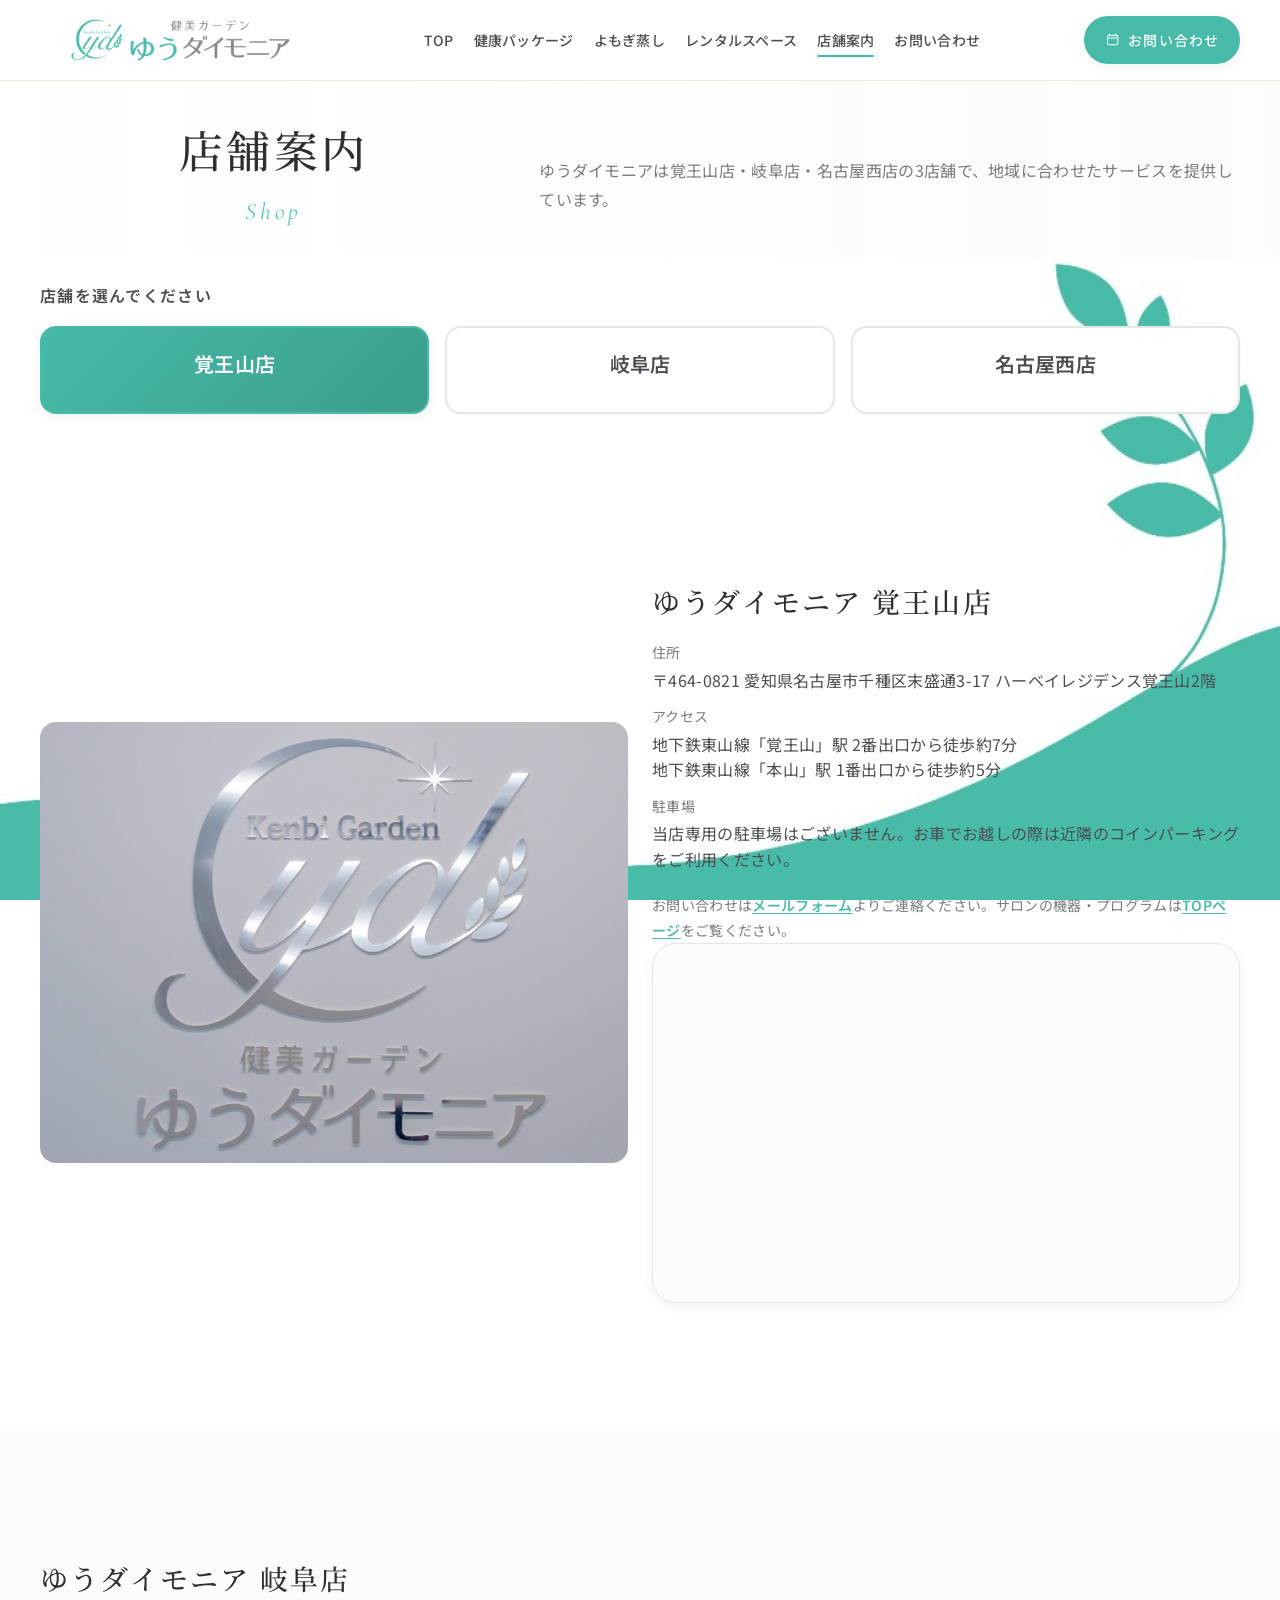
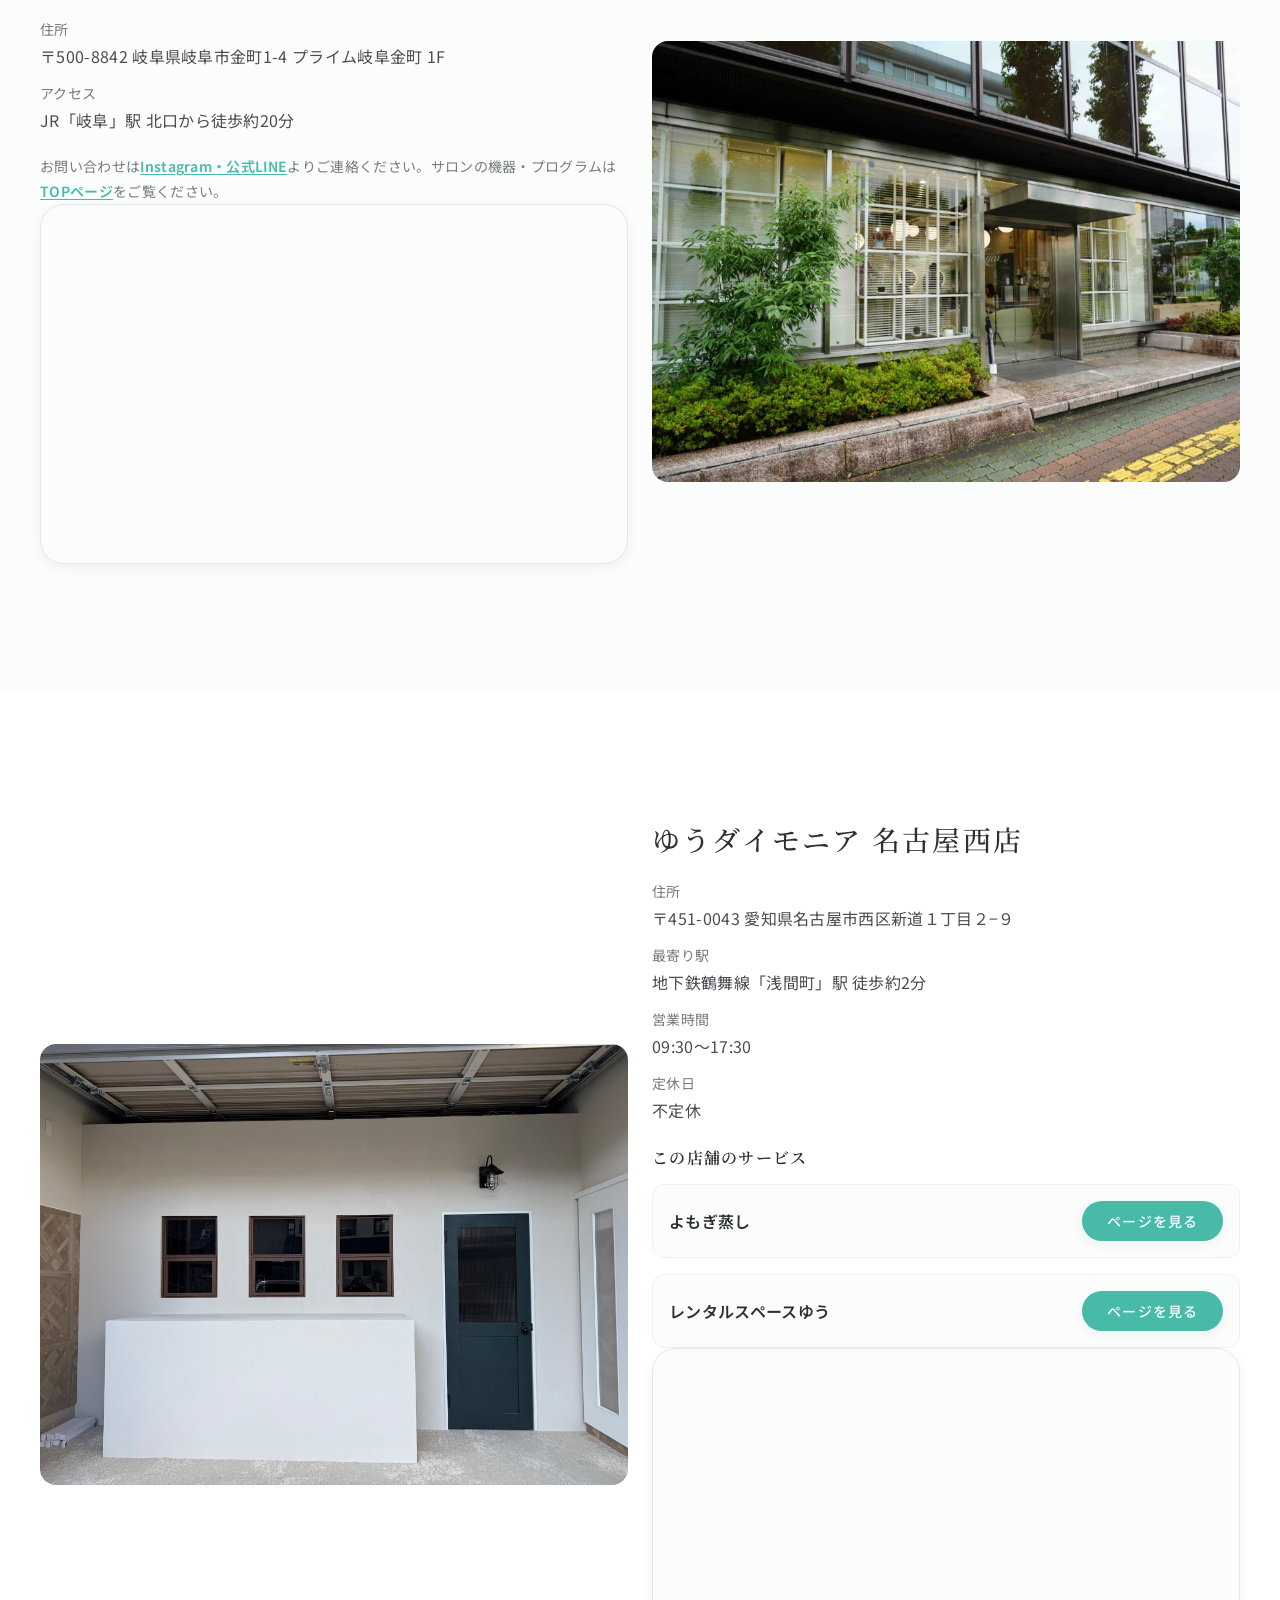
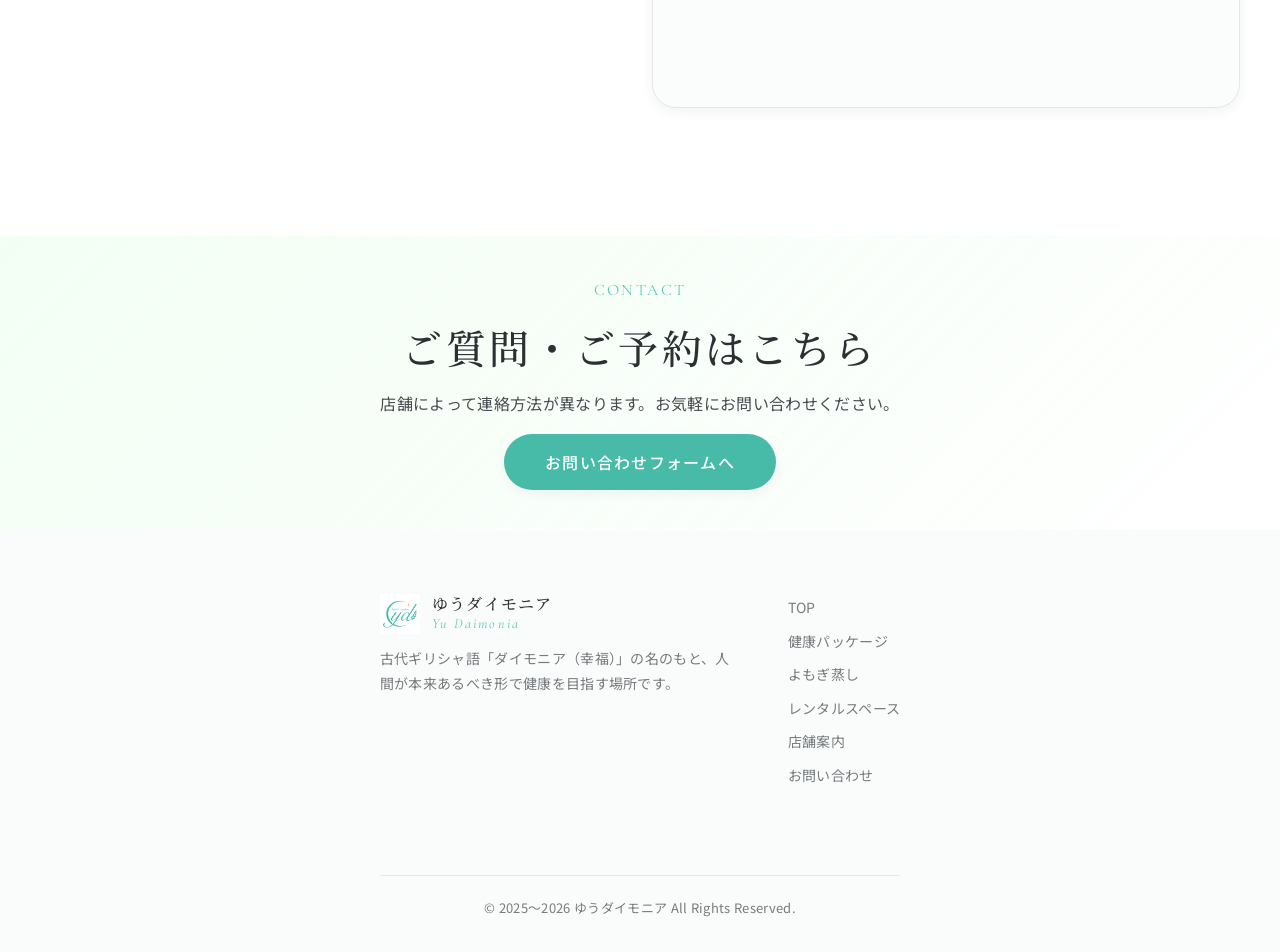
<file: shop/index.html>
<!DOCTYPE html>
<html lang="ja">
<head>
  <meta charset="UTF-8">
  <meta name="viewport" content="width=device-width, initial-scale=1.0">
  <meta http-equiv="X-UA-Compatible" content="IE=edge">
  <title>店舗案内 | ゆうダイモニア</title>
  <meta name="description" content="ゆうダイモニアの覚王山店・岐阜店・名古屋西店のアクセス・営業時間・サービス案内。">
  <link rel="canonical" href="https://yu-daimonia.com/shop/">
  <meta name="robots" content="index, follow">
  <meta name="format-detection" content="telephone=no">
  <meta property="og:site_name" content="ゆうダイモニア">
  <meta property="og:type" content="website">
  <meta property="og:locale" content="ja_JP">
  <meta property="og:title" content="店舗案内 | ゆうダイモニア">
  <meta property="og:description" content="ゆうダイモニアの覚王山店・岐阜店・名古屋西店のアクセス・営業時間・サービス案内。">
  <meta property="og:url" content="https://yu-daimonia.com/shop/">
  <meta property="og:image" content="https://yu-daimonia.com/assets/images/ogp.jpg">
  <meta property="og:image:width" content="1200">
  <meta property="og:image:height" content="630">
  <meta name="twitter:card" content="summary_large_image">
  <meta name="twitter:title" content="店舗案内 | ゆうダイモニア">
  <meta name="twitter:description" content="ゆうダイモニアの覚王山店・岐阜店・名古屋西店のアクセス・営業時間・サービス案内。">
  <meta name="twitter:image" content="https://yu-daimonia.com/assets/images/ogp.jpg">
  <link rel="icon" href="../favicon.ico?v=2" sizes="any">
  <link rel="icon" href="../apple-touch-icon.png?v=2" type="image/png" sizes="300x300">
  <link rel="apple-touch-icon" href="../apple-touch-icon.png">
  <link rel="preconnect" href="https://fonts.googleapis.com">
  <link rel="preconnect" href="https://fonts.gstatic.com" crossorigin>
  <link rel="stylesheet" href="../assets/css/style.css">
    <script type="application/ld+json">
[
  {
    "@context": "https://schema.org",
    "@type": "HealthAndBeautyBusiness",
    "name": "ゆうダイモニア 覚王山店",
    "address": {"@type":"PostalAddress","streetAddress":"末盛通3-17 ハーベイレジデンス覚王山2階","addressLocality":"名古屋市千種区","addressRegion":"愛知県","postalCode":"464-0821","addressCountry":"JP"},
    "url": "https://yu-daimonia.com/shop/"
  },
  {
    "@context": "https://schema.org",
    "@type": "HealthAndBeautyBusiness",
    "name": "ゆうダイモニア 岐阜店",
    "address": {"@type":"PostalAddress","streetAddress":"金町1-4 プライム岐阜金町 1F","addressLocality":"岐阜市","addressRegion":"岐阜県","postalCode":"500-8842","addressCountry":"JP"},
    "url": "https://yu-daimonia.com/shop/"
  },
  {
    "@context": "https://schema.org",
    "@type": "HealthAndBeautyBusiness",
    "name": "ゆうダイモニア 名古屋西店",
    "address": {"@type":"PostalAddress","streetAddress":"新道１丁目２−９","addressLocality":"名古屋市西区","addressRegion":"愛知県","postalCode":"451-0043","addressCountry":"JP"},
    "url": "https://yu-daimonia.com/shop/"
  }
]
</script>
</head>
<body>
  <div class="site-bg-deco" aria-hidden="true"></div>

  <a class="skip-link" href="#main-content">本文へスキップ</a>
  <header class="site-header">
    <div class="site-header__inner">
      <a href="../" class="site-logo site-logo--image" aria-label="ゆうダイモニア ホーム">
        <img class="site-logo__image" src="../assets/images/logo.png" alt="ゆうダイモニアロゴ">
      </a>
      <nav class="global-nav" aria-label="グローバルナビゲーション">
        <ul class="global-nav__list">
          <li><a href="../">TOP</a></li>
          <li><a href="../health-package/">健康パッケージ</a></li>
          <li><a href="../yomogi/"><span class="phrase-keep">よもぎ蒸し</span></a></li>
          <li><a href="../rental-space/">レンタルスペース</a></li>
          <li><a href="../shop/" aria-current="page">店舗案内</a></li>
          <li><a href="../contact/">お問い合わせ</a></li>
        </ul>
      </nav>
      <a href="../contact/" class="btn btn--primary btn--pill site-header__cta" aria-label="お問い合わせ">
        <svg class="btn__icon" viewBox="0 0 24 24" aria-hidden="true">
          <path d="M7 3v3M17 3v3M4.5 9.5h15M6 5h12a2 2 0 0 1 2 2v11a2 2 0 0 1-2 2H6a2 2 0 0 1-2-2V7a2 2 0 0 1 2-2Z" fill="none" stroke="currentColor" stroke-width="1.6" stroke-linecap="round"/>
        </svg>
        <span class="site-header__cta-label">お問い合わせ</span>
      </a>
      <button class="hamburger" type="button" aria-label="メニューを開く" aria-expanded="false" aria-controls="mobile-nav">
        <span></span><span></span><span></span>
      </button>
    </div>
  </header>
  <div class="mobile-nav-backdrop" aria-hidden="true"></div>
  <nav class="mobile-nav" id="mobile-nav" aria-label="モバイルナビゲーション">
    <ul class="mobile-nav__list">
      <li><a href="../">TOP</a></li>
      <li><a href="../health-package/">健康パッケージ</a></li>
      <li><a href="../yomogi/"><span class="phrase-keep">よもぎ蒸し</span></a></li>
      <li><a href="../rental-space/">レンタルスペース</a></li>
      <li><a href="../shop/" aria-current="page">店舗案内</a></li>
      <li><a href="../contact/">お問い合わせ</a></li>
    </ul>
    <a href="../contact/" class="btn btn--primary mobile-nav__cta">お問い合わせ</a>
  </nav>
  <main id="main-content">

<section class="page-hero page-hero--simple">
      <div class="container page-hero__inner">
        <div class="section-heading">
          <h1 class="section-heading__jp">店舗案内</h1>
          <p class="section-heading__en">Shop</p>
        </div>
        <p class="page-hero__lead">ゆうダイモニアは覚王山店・岐阜店・名古屋西店の3店舗で、地域に合わせたサービスを提供しています。</p>
      </div>
    </section>

    <section class="section shop-nav-section" aria-labelledby="shop-nav-label">
      <div class="container">
        <div class="contact-shop-select shop-shop-select">
          <p class="contact-tabs__label" id="shop-nav-label">店舗を選んでください</p>
          <nav class="contact-tabs shop-nav" data-shop-nav aria-label="店舗一覧">
            <a class="contact-tab is-active" href="#sakae" data-shop-link="sakae" aria-current="true">
              <span class="contact-tab__name">覚王山店</span>
            </a>
            <a class="contact-tab" href="#gifu" data-shop-link="gifu">
              <span class="contact-tab__name">岐阜店</span>
            </a>
            <a class="contact-tab" href="#nishi" data-shop-link="nishi">
              <span class="contact-tab__name">名古屋西店</span>
            </a>
          </nav>
        </div>
      </div>
    </section>

    <section class="section shop-block" id="sakae">
      <div class="container shop-block__grid">
        <div class="shop-block__media">
          <img src="../assets/images/shop-kakuozan-sign.png" alt="ゆうダイモニア 覚王山店の店舗サイン（健美ガーデン）" width="1200" height="800" loading="lazy">
        </div>
        <div class="shop-block__body">
          <h2>ゆうダイモニア 覚王山店</h2>
          <dl class="shop-info-list">
            <div><dt>住所</dt><dd>〒464-0821 愛知県名古屋市千種区末盛通3-17 ハーベイレジデンス覚王山2階</dd></div>
            <div><dt>アクセス</dt><dd>地下鉄東山線「覚王山」駅 2番出口から徒歩約7分<br>地下鉄東山線「本山」駅 1番出口から徒歩約5分</dd></div>
            <div><dt>駐車場</dt><dd>当店専用の駐車場はございません。お車でお越しの際は近隣のコインパーキングをご利用ください。</dd></div>
          </dl>
          <p class="shop-contact-note">お問い合わせは<a href="../contact/">メールフォーム</a>よりご連絡ください。サロンの機器・プログラムは<a href="../#salon">TOPページ</a>をご覧ください。</p>
          <div class="access-map">
            <iframe
              class="access-map__iframe"
              src="https://www.google.com/maps?q=%E3%80%92464-0821%20%E6%84%9B%E7%9F%A5%E7%9C%8C%E5%90%8D%E5%8F%A4%E5%B1%8B%E5%B8%82%E5%8D%83%E7%A8%AE%E5%8C%BA%E6%9C%AB%E7%9B%9B%E9%80%9A3-17%20%E3%83%8F%E3%83%BC%E3%83%99%E3%82%A4%E3%83%AC%E3%82%B8%E3%83%87%E3%83%B3%E3%82%B9%E8%A6%9A%E7%8E%8B%E5%B1%B12%E9%9A%8E&output=embed"
              width="100%"
              height="300"
              style="display:block;width:100%;height:300px;border:0;"
              title="覚王山店のGoogleマップ"
              loading="lazy"
              allowfullscreen>
            </iframe>
          </div>
        </div>
      </div>
    </section>

    <section class="section section--soft shop-block" id="gifu">
      <div class="container shop-block__grid shop-block__grid--reverse">
        <div class="shop-block__media">
          <img src="../assets/images/shop-gifu-exterior.png" alt="ゆうダイモニア 岐阜店の外観。モダンなガラス張りの店舗入口と緑の植栽。" width="1200" height="800" loading="lazy">
        </div>
        <div class="shop-block__body">
          <h2>ゆうダイモニア 岐阜店</h2>
          <dl class="shop-info-list">
            <div><dt>住所</dt><dd>〒500-8842 岐阜県岐阜市金町1-4 プライム岐阜金町 1F</dd></div>
            <div><dt>アクセス</dt><dd>JR「岐阜」駅 北口から徒歩約20分</dd></div>
          </dl>
          <p class="shop-contact-note">お問い合わせは<a href="../contact/">Instagram・公式LINE</a>よりご連絡ください。サロンの機器・プログラムは<a href="../#salon">TOPページ</a>をご覧ください。</p>
          <div class="access-map">
            <iframe
              class="access-map__iframe"
              src="https://www.google.com/maps?q=%E3%80%92500-8842%20%E5%B2%90%E9%98%9C%E7%9C%8C%E5%B2%90%E9%98%9C%E5%B8%82%E9%87%91%E7%94%BA1-4%20%E3%83%97%E3%83%A9%E3%82%A4%E3%83%A0%E5%B2%90%E9%98%9C%E9%87%91%E7%94%BA%201F&output=embed"
              width="100%"
              height="300"
              style="display:block;width:100%;height:300px;border:0;"
              title="岐阜店のGoogleマップ"
              loading="lazy"
              allowfullscreen>
            </iframe>
          </div>
        </div>
      </div>
    </section>

    <section class="section shop-block" id="nishi">
      <div class="container shop-block__grid">
        <div class="shop-block__media">
          <img src="../assets/images/shop-entrance.jpg" alt="ゆうダイモニア名古屋西店の外観" width="640" height="480" loading="lazy">
        </div>
        <div class="shop-block__body">
          <h2>ゆうダイモニア 名古屋西店</h2>
          <dl class="shop-info-list">
            <div><dt>住所</dt><dd>〒451-0043 愛知県名古屋市西区新道１丁目２−９</dd></div>
            <div><dt>最寄り駅</dt><dd>地下鉄鶴舞線「浅間町」駅 徒歩約2分</dd></div>
            <div><dt>営業時間</dt><dd>09:30〜17:30</dd></div>
            <div><dt>定休日</dt><dd>不定休</dd></div>
          </dl>
          <h3>この店舗のサービス</h3>
          <ul class="shop-service-links">
            <li class="shop-service-link-row">
              <span class="shop-service-link-row__label"><span class="phrase-keep">よもぎ蒸し</span></span>
              <a href="../yomogi/" class="btn btn--primary btn--pill btn--sm">ページを見る</a>
            </li>
            <li class="shop-service-link-row">
              <span class="shop-service-link-row__label">レンタルスペースゆう</span>
              <a href="../rental-space/" class="btn btn--primary btn--pill btn--sm">ページを見る</a>
            </li>
          </ul>
          <div class="access-map">
            <iframe
              class="access-map__iframe"
              src="https://www.google.com/maps?q=%E3%80%92451-0043%20%E6%84%9B%E7%9F%A5%E7%9C%8C%E5%90%8D%E5%8F%A4%E5%B1%8B%E5%B8%82%E8%A5%BF%E5%8C%BA%E6%96%B0%E9%81%93%EF%BC%91%E4%B8%81%E7%9B%AE%EF%BC%92%E2%88%92%EF%BC%99&output=embed"
              width="100%"
              height="300"
              style="display:block;width:100%;height:300px;border:0;"
              title="名古屋西店のGoogleマップ"
              loading="lazy"
              allowfullscreen>
            </iframe>
          </div>
        </div>
      </div>
    </section>

<section class="page-cta" data-animate="fade-up">
  <div class="container page-cta__inner">
    <p class="page-cta__eyebrow">CONTACT</p>
    <h2>ご質問・ご予約はこちら</h2>
    <p>店舗によって連絡方法が異なります。お気軽にお問い合わせください。</p>
    <a href="../contact/" class="btn btn--primary btn--lg">お問い合わせフォームへ</a>
  </div>
</section>

  </main>
  <footer class="site-footer">
    <div class="site-footer__inner">
      <div class="site-footer__brand">
        <a href="../" class="site-logo" aria-label="ゆうダイモニア ホーム">
          <img class="site-logo__mark site-logo__mark--image" src="../assets/images/kenbi-garden-mark.png" alt="健美ガーデン" width="40" height="40">
          <span class="site-logo__name-jp">ゆうダイモニア</span>
          <span class="site-logo__name-en">Yu Daimonia</span>
        </a>
        <p class="site-footer__tagline">古代ギリシャ語「ダイモニア（幸福）」の名のもと、人間が本来あるべき形で健康を目指す場所です。</p>
      </div>
      <nav class="site-footer__nav" aria-label="フッターナビゲーション">
        <ul>
          <li><a href="../">TOP</a></li>
          <li><a href="../health-package/">健康パッケージ</a></li>
          <li><a href="../yomogi/"><span class="phrase-keep">よもぎ蒸し</span></a></li>
          <li><a href="../rental-space/">レンタルスペース</a></li>
          <li><a href="../shop/">店舗案内</a></li>
          <li><a href="../contact/">お問い合わせ</a></li>
        </ul>
      </nav>
      <div class="site-footer__bottom">
        <p>© <span data-copyright-range data-copyright-start="2025">2025</span> ゆうダイモニア All Rights Reserved.</p>
      </div>
    </div>
  </footer>
  <script src="../assets/js/main.js" defer></script>
</body>
</html>
</file>
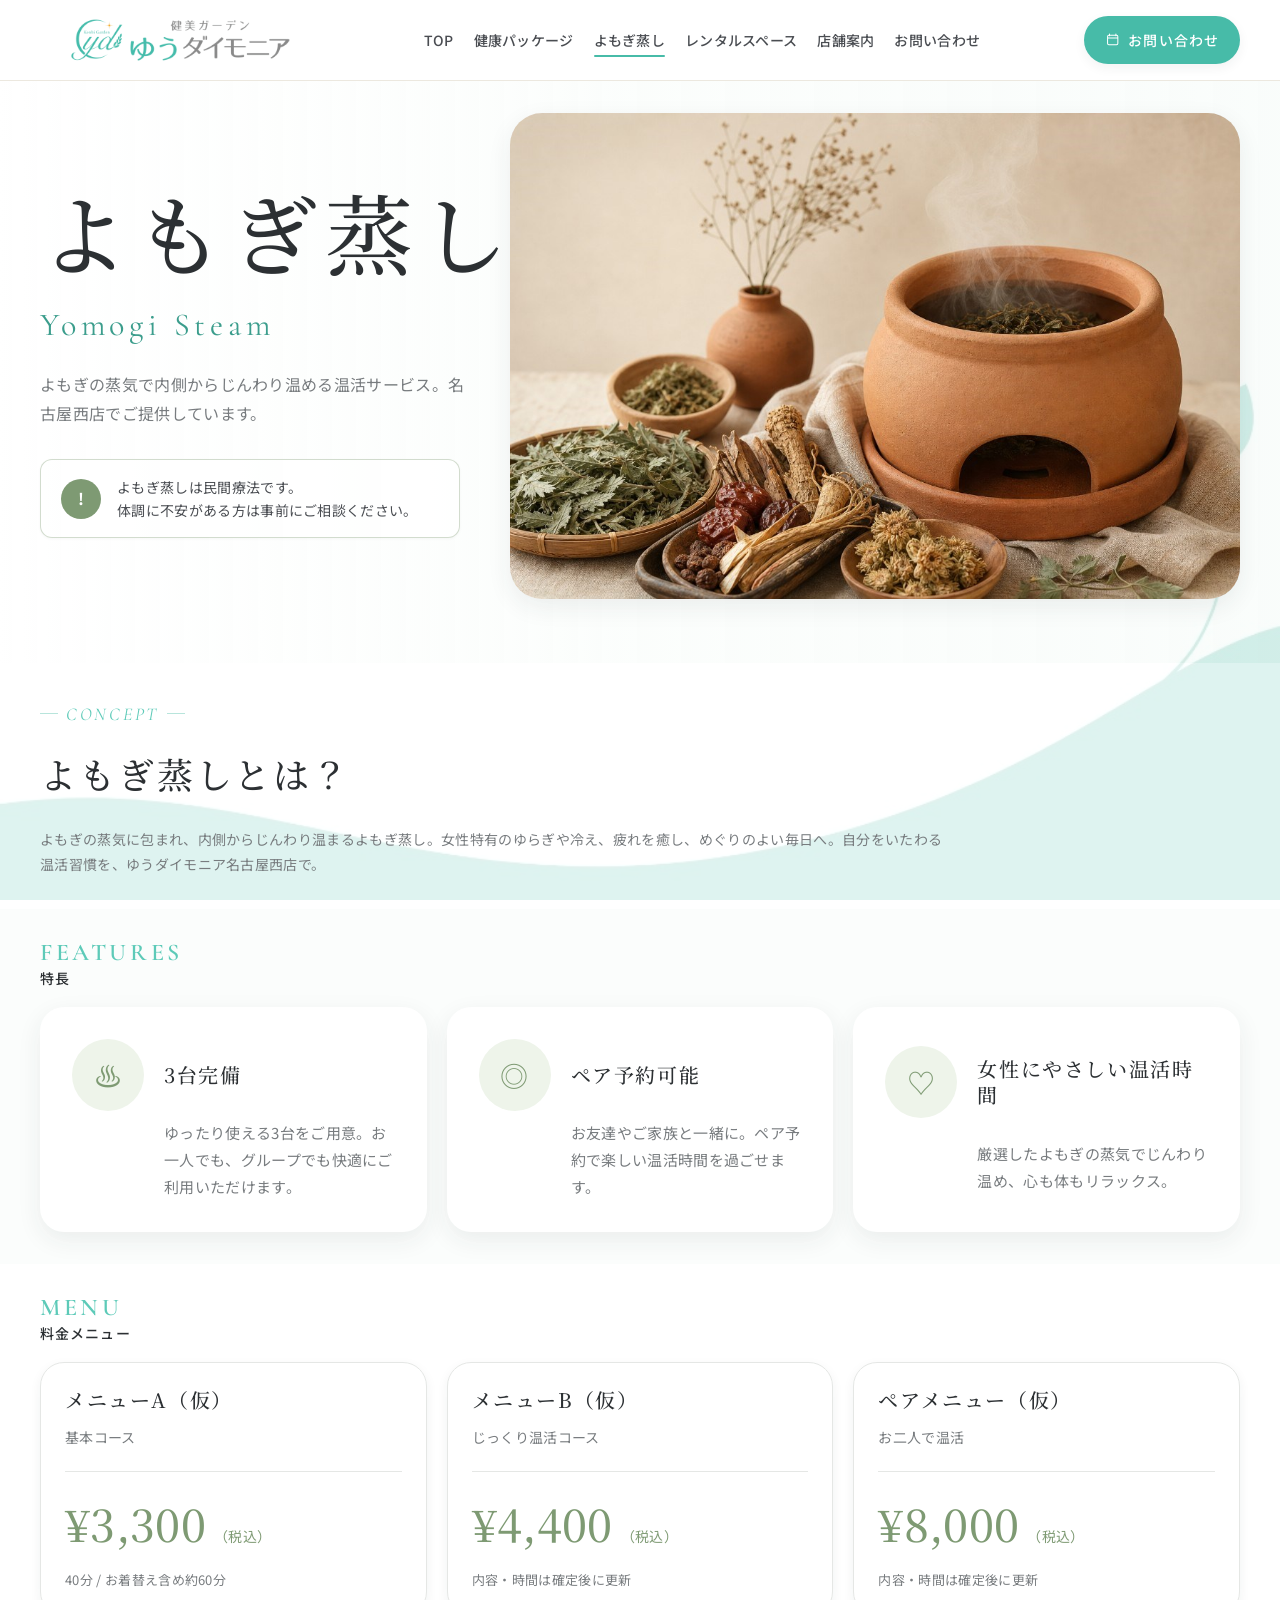
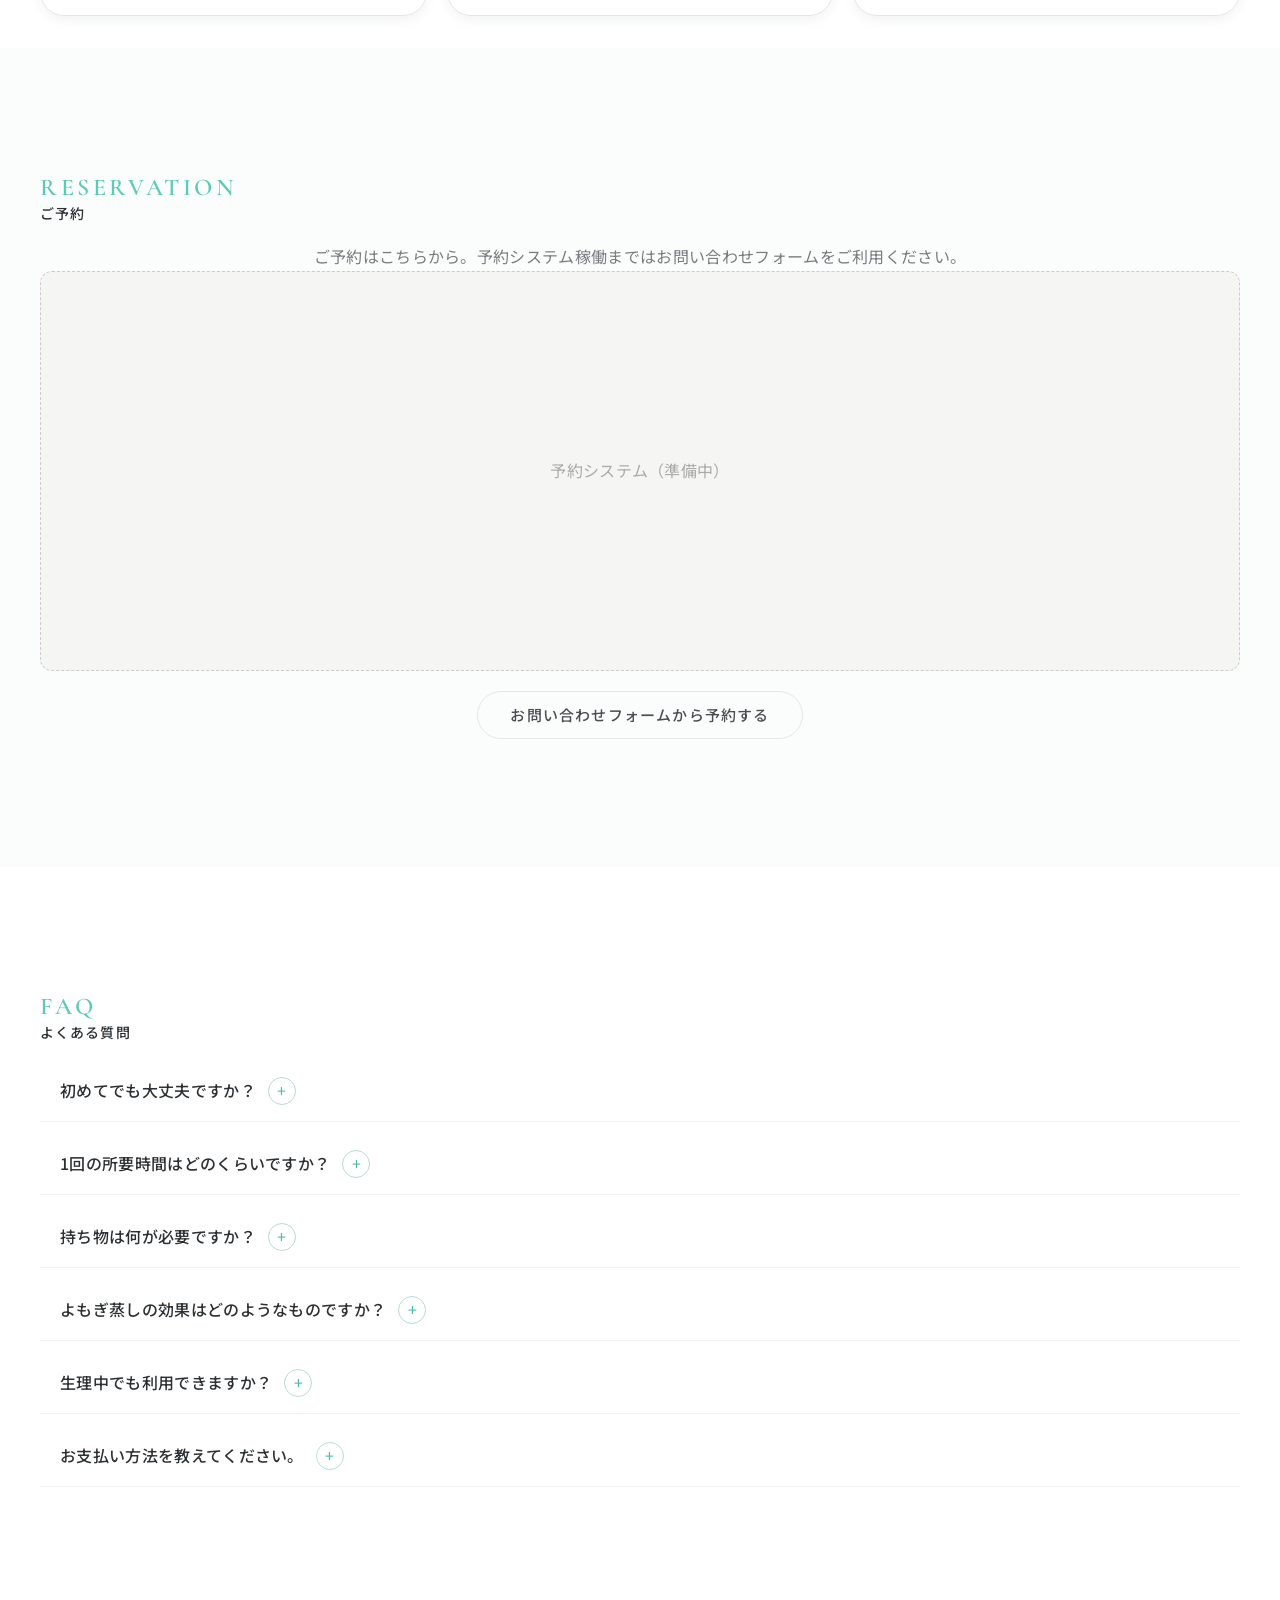
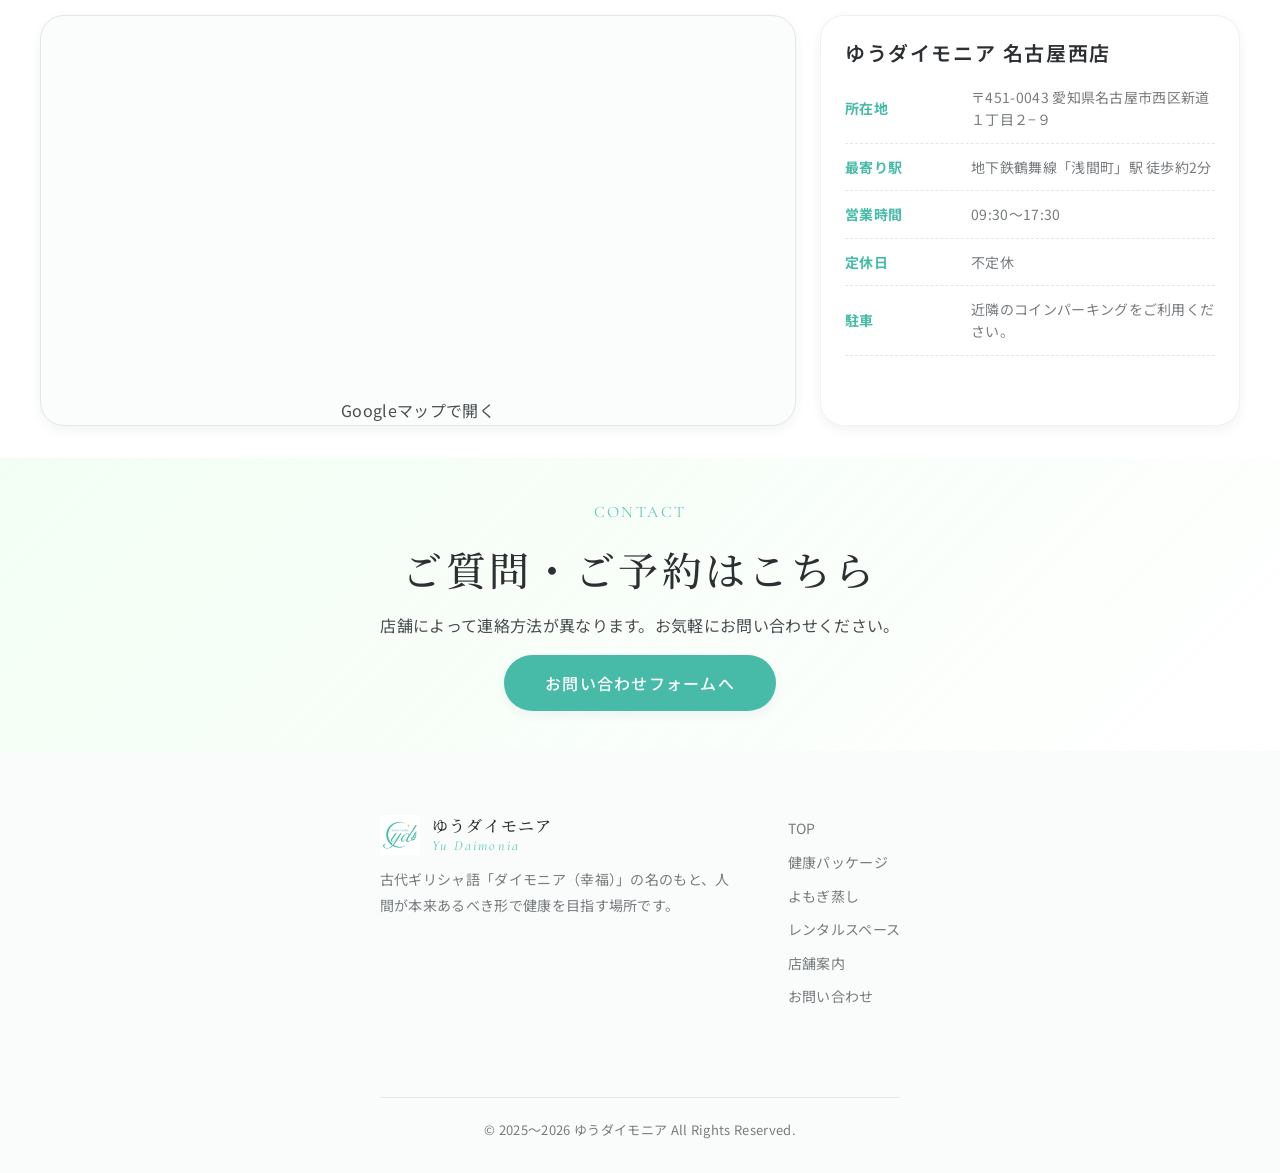
<file: yomogi/index.html>
<!DOCTYPE html>
<html lang="ja">
<head>
  <meta charset="UTF-8">
  <meta name="viewport" content="width=device-width, initial-scale=1.0">
  <meta http-equiv="X-UA-Compatible" content="IE=edge">
  <title>よもぎ蒸し 料金・予約 | ゆうダイモニア名古屋西店</title>
  <meta name="description" content="ゆうダイモニア名古屋西店のよもぎ蒸しサービス。料金・予約・アクセス情報はこちら。">
  <link rel="canonical" href="https://yu-daimonia.com/yomogi/">
  <meta name="robots" content="index, follow">
  <meta name="format-detection" content="telephone=no">
  <meta property="og:site_name" content="ゆうダイモニア">
  <meta property="og:type" content="website">
  <meta property="og:locale" content="ja_JP">
  <meta property="og:title" content="よもぎ蒸し 料金・予約 | ゆうダイモニア名古屋西店">
  <meta property="og:description" content="ゆうダイモニア名古屋西店のよもぎ蒸しサービス。料金・予約・アクセス情報はこちら。">
  <meta property="og:url" content="https://yu-daimonia.com/yomogi/">
  <meta property="og:image" content="https://yu-daimonia.com/assets/images/ogp.jpg">
  <meta property="og:image:width" content="1200">
  <meta property="og:image:height" content="630">
  <meta name="twitter:card" content="summary_large_image">
  <meta name="twitter:title" content="よもぎ蒸し 料金・予約 | ゆうダイモニア名古屋西店">
  <meta name="twitter:description" content="ゆうダイモニア名古屋西店のよもぎ蒸しサービス。料金・予約・アクセス情報はこちら。">
  <meta name="twitter:image" content="https://yu-daimonia.com/assets/images/ogp.jpg">
  <link rel="icon" href="../favicon.ico?v=2" sizes="any">
  <link rel="icon" href="../apple-touch-icon.png?v=2" type="image/png" sizes="300x300">
  <link rel="apple-touch-icon" href="../apple-touch-icon.png">
  <link rel="preconnect" href="https://fonts.googleapis.com">
  <link rel="preconnect" href="https://fonts.gstatic.com" crossorigin>
  <link rel="stylesheet" href="../assets/css/style.css">
    <script type="application/ld+json">
{
  "@context": "https://schema.org",
  "@type": "FAQPage",
  "mainEntity": [
    {"@type":"Question","name":"1回の所要時間はどのくらいですか？","acceptedAnswer":{"@type":"Answer","text":"よもぎ蒸しは1回40分です。お着替え等含めますと、60分が目安となります。"}},
    {"@type":"Question","name":"持ち物は何が必要ですか？","acceptedAnswer":{"@type":"Answer","text":"水分補給用のお水をご用意しています。タオルやマント（店頭購入可）の持込で最大1500円OFFになります。"}}
  ]
}
</script>
</head>
<body>
  <div class="site-bg-deco" aria-hidden="true"></div>

  <a class="skip-link" href="#main-content">本文へスキップ</a>
  <header class="site-header">
    <div class="site-header__inner">
      <a href="../" class="site-logo site-logo--image" aria-label="ゆうダイモニア ホーム">
        <img class="site-logo__image" src="../assets/images/logo.png" alt="ゆうダイモニアロゴ">
      </a>
      <nav class="global-nav" aria-label="グローバルナビゲーション">
        <ul class="global-nav__list">
          <li><a href="../">TOP</a></li>
          <li><a href="../health-package/">健康パッケージ</a></li>
          <li><a href="../yomogi/" aria-current="page"><span class="phrase-keep">よもぎ蒸し</span></a></li>
          <li><a href="../rental-space/">レンタルスペース</a></li>
          <li><a href="../shop/">店舗案内</a></li>
          <li><a href="../contact/">お問い合わせ</a></li>
        </ul>
      </nav>
      <a href="../contact/" class="btn btn--primary btn--pill site-header__cta" aria-label="お問い合わせ">
        <svg class="btn__icon" viewBox="0 0 24 24" aria-hidden="true">
          <path d="M7 3v3M17 3v3M4.5 9.5h15M6 5h12a2 2 0 0 1 2 2v11a2 2 0 0 1-2 2H6a2 2 0 0 1-2-2V7a2 2 0 0 1 2-2Z" fill="none" stroke="currentColor" stroke-width="1.6" stroke-linecap="round"/>
        </svg>
        <span class="site-header__cta-label">お問い合わせ</span>
      </a>
      <button class="hamburger" type="button" aria-label="メニューを開く" aria-expanded="false" aria-controls="mobile-nav">
        <span></span><span></span><span></span>
      </button>
    </div>
  </header>
  <div class="mobile-nav-backdrop" aria-hidden="true"></div>
  <nav class="mobile-nav" id="mobile-nav" aria-label="モバイルナビゲーション">
    <ul class="mobile-nav__list">
      <li><a href="../">TOP</a></li>
      <li><a href="../health-package/">健康パッケージ</a></li>
      <li><a href="../yomogi/" aria-current="page"><span class="phrase-keep">よもぎ蒸し</span></a></li>
      <li><a href="../rental-space/">レンタルスペース</a></li>
      <li><a href="../shop/">店舗案内</a></li>
      <li><a href="../contact/">お問い合わせ</a></li>
    </ul>
    <a href="../contact/" class="btn btn--primary mobile-nav__cta">お問い合わせ</a>
  </nav>
  <main id="main-content">

<section class="yomogi-hero">
      <div class="container yomogi-hero__inner">
        <div class="yomogi-hero__content">
          <h1><span class="phrase-keep">よもぎ蒸し</span></h1>
          <p class="yomogi-hero__en">Yomogi Steam</p>
          <p class="page-hero__lead">よもぎの蒸気で内側からじんわり温める温活サービス。名古屋西店でご提供しています。</p>
          <div class="yomogi-notice">
            <span aria-hidden="true">!</span>
            <p>よもぎ蒸しは民間療法です。<br>体調に不安がある方は事前にご相談ください。</p>
          </div>
        </div>
        <img class="yomogi-hero__image" src="../assets/images/kanpou-steam-main.jpg" alt="よもぎ蒸しの蒸気が立ちのぼる写真">
      </div>
    </section>

    <section class="yomogi-concept section">
      <div class="container yomogi-concept__grid">
        <div class="yomogi-concept__text">
          <p class="home-eyebrow">CONCEPT</p>
          <h2><span class="phrase-keep">よもぎ蒸し</span>とは？</h2>
          <p>よもぎの蒸気に包まれ、内側からじんわり温まるよもぎ蒸し。女性特有のゆらぎや冷え、疲れを癒し、めぐりのよい毎日へ。自分をいたわる温活習慣を、ゆうダイモニア名古屋西店で。</p>
        </div>
      </div>
    </section>

    <section class="yomogi-features section section--soft">
      <div class="container">
        <div class="home-section-label">
          <p>FEATURES</p>
          <h2>特長</h2>
        </div>
        <div class="yomogi-feature-grid">
          <article class="feature-card yomogi-feature-card">
            <div class="feature-card__icon" aria-hidden="true">♨</div>
            <h3 class="feature-card__title">3台完備</h3>
            <p class="feature-card__text">ゆったり使える3台をご用意。お一人でも、グループでも快適にご利用いただけます。</p>
          </article>
          <article class="feature-card yomogi-feature-card">
            <div class="feature-card__icon" aria-hidden="true">◎</div>
            <h3 class="feature-card__title">ペア予約可能</h3>
            <p class="feature-card__text">お友達やご家族と一緒に。ペア予約で楽しい温活時間を過ごせます。</p>
          </article>
          <article class="feature-card yomogi-feature-card">
            <div class="feature-card__icon" aria-hidden="true">♡</div>
            <h3 class="feature-card__title">女性にやさしい温活時間</h3>
            <p class="feature-card__text">厳選したよもぎの蒸気でじんわり温め、心も体もリラックス。</p>
          </article>
        </div>
      </div>
    </section>

    <section class="yomogi-menu section">
      <div class="container">
        <div class="home-section-label">
          <p>MENU</p>
          <h2>料金メニュー</h2>
        </div>
        <!-- TODO: 料金メニュー確定後に更新 -->
        <div class="yomogi-menu-grid">
          <article class="yomogi-price-card">
            <h3>メニューA（仮）</h3>
            <p>基本コース</p>
            <strong>¥3,300<span>（税込）</span></strong>
            <small>40分 / お着替え含め約60分</small>
          </article>
          <article class="yomogi-price-card">
            <h3>メニューB（仮）</h3>
            <p>じっくり温活コース</p>
            <strong>¥4,400<span>（税込）</span></strong>
            <small>内容・時間は確定後に更新</small>
          </article>
          <article class="yomogi-price-card">
            <h3>ペアメニュー（仮）</h3>
            <p>お二人で温活</p>
            <strong>¥8,000<span>（税込）</span></strong>
            <small>内容・時間は確定後に更新</small>
          </article>
        </div>
      </div>
    </section>

    <section class="section section--soft">
      <div class="container">
        <div class="home-section-label">
          <p>RESERVATION</p>
          <h2>ご予約</h2>
        </div>
        <p class="section-lead">ご予約はこちらから。予約システム稼働まではお問い合わせフォームをご利用ください。</p>
        <div class="reservation-placeholder">
      予約システム（準備中）
    </div>
    <!-- TODO: 外部予約システム稼働後にiframeまたは埋め込みコードに差し替え -->
        <p class="reservation-fallback">
          <a href="../contact/" class="btn btn--outline">お問い合わせフォームから予約する</a>
        </p>
      </div>
    </section>

    <section class="section">
      <div class="container">
        <div class="home-section-label">
          <p>FAQ</p>
          <h2>よくある質問</h2>
        </div>
        <div class="faq-stack">
          <details class="faq-item"><summary class="faq-item__question"><span class="faq-item__q-text">初めてでも大丈夫ですか？</span><span class="faq-item__icon" aria-hidden="true">+</span></summary><div class="faq-item__answer"><p>スタッフがご案内しますので、初めての方も安心してお越しください。</p></div></details>
          <details class="faq-item"><summary class="faq-item__question"><span class="faq-item__q-text">1回の所要時間はどのくらいですか？</span><span class="faq-item__icon" aria-hidden="true">+</span></summary><div class="faq-item__answer"><p>よもぎ蒸しは1回40分です。お着替え等含めますと、60分が目安となります。</p></div></details>
          <details class="faq-item"><summary class="faq-item__question"><span class="faq-item__q-text">持ち物は何が必要ですか？</span><span class="faq-item__icon" aria-hidden="true">+</span></summary><div class="faq-item__answer"><p>水分補給用のお水をご用意しています。タオルやマント（店頭購入可）の持込で最大1500円OFFになります。</p></div></details>
          <details class="faq-item"><summary class="faq-item__question"><span class="faq-item__q-text">よもぎ蒸しの効果はどのようなものですか？</span><span class="faq-item__icon" aria-hidden="true">+</span></summary><div class="faq-item__answer"><p>よもぎ蒸しは粘膜を通して内臓を温めることができる韓国発祥の民間療法です。リラックス効果で自然免疫力もアップし、心地よく温まることで自律神経にもはたらきかけます。</p></div></details>
          <details class="faq-item"><summary class="faq-item__question"><span class="faq-item__q-text">生理中でも利用できますか？</span><span class="faq-item__icon" aria-hidden="true">+</span></summary><div class="faq-item__answer"><p>はい。ご利用いただけます。生理中も足蒸しという方法で温まることが可能です。生理のトラブルがある方は定期的に温まることをおすすめします。</p></div></details>
          <details class="faq-item"><summary class="faq-item__question"><span class="faq-item__q-text">お支払い方法を教えてください。</span><span class="faq-item__icon" aria-hidden="true">+</span></summary><div class="faq-item__answer"><p>クレジットカード、交通系、QRコード決済が可能です。</p></div></details>
        </div>
      </div>
    </section>

    <section class="access-main" id="access">
  <div class="container access-main__grid">
    <div class="access-map">
      <iframe
        class="access-map__iframe"
        src="https://www.google.com/maps?q=%E3%80%92451-0043%20%E6%84%9B%E7%9F%A5%E7%9C%8C%E5%90%8D%E5%8F%A4%E5%B1%8B%E5%B8%82%E8%A5%BF%E5%8C%BA%E6%96%B0%E9%81%93%EF%BC%91%E4%B8%81%E7%9B%AE%EF%BC%92%E2%88%92%EF%BC%99&output=embed"
        width="100%"
        height="360"
        style="display:block;width:100%;height:clamp(300px,45vw,360px);border:0;"
        title="ゆうダイモニア 名古屋西店のGoogleマップ"
        loading="lazy"
        referrerpolicy="no-referrer-when-downgrade"
        allowfullscreen>
      </iframe>
      <p class="access-map__link">
        <a href="https://www.google.com/maps?q=%E3%80%92451-0043%20%E6%84%9B%E7%9F%A5%E7%9C%8C%E5%90%8D%E5%8F%A4%E5%B1%8B%E5%B8%82%E8%A5%BF%E5%8C%BA%E6%96%B0%E9%81%93%EF%BC%91%E4%B8%81%E7%9B%AE%EF%BC%92%E2%88%92%EF%BC%99" target="_blank" rel="noopener noreferrer">Googleマップで開く</a>
      </p>
    </div>

    <aside class="access-info-card">
      <h2>ゆうダイモニア 名古屋西店</h2>
      <dl>
        <div>
          <dt>所在地</dt>
          <dd>〒451-0043 愛知県名古屋市西区新道１丁目２−９</dd>
        </div>
        <div>
          <dt>最寄り駅</dt>
          <dd>地下鉄鶴舞線「浅間町」駅 徒歩約2分</dd>
        </div>
        <div>
          <dt>営業時間</dt>
          <dd>09:30〜17:30</dd>
        </div>
        <div>
          <dt>定休日</dt>
          <dd>不定休</dd>
        </div>
        <div>
          <dt>駐車</dt>
          <dd>近隣のコインパーキングをご利用ください。</dd>
        </div>
      </dl>
    </aside>
  </div>
</section>


<section class="page-cta" data-animate="fade-up">
  <div class="container page-cta__inner">
    <p class="page-cta__eyebrow">CONTACT</p>
    <h2>ご質問・ご予約はこちら</h2>
    <p>店舗によって連絡方法が異なります。お気軽にお問い合わせください。</p>
    <a href="../contact/" class="btn btn--primary btn--lg">お問い合わせフォームへ</a>
  </div>
</section>

  </main>
  <footer class="site-footer">
    <div class="site-footer__inner">
      <div class="site-footer__brand">
        <a href="../" class="site-logo" aria-label="ゆうダイモニア ホーム">
          <img class="site-logo__mark site-logo__mark--image" src="../assets/images/kenbi-garden-mark.png" alt="健美ガーデン" width="40" height="40">
          <span class="site-logo__name-jp">ゆうダイモニア</span>
          <span class="site-logo__name-en">Yu Daimonia</span>
        </a>
        <p class="site-footer__tagline">古代ギリシャ語「ダイモニア（幸福）」の名のもと、人間が本来あるべき形で健康を目指す場所です。</p>
      </div>
      <nav class="site-footer__nav" aria-label="フッターナビゲーション">
        <ul>
          <li><a href="../">TOP</a></li>
          <li><a href="../health-package/">健康パッケージ</a></li>
          <li><a href="../yomogi/"><span class="phrase-keep">よもぎ蒸し</span></a></li>
          <li><a href="../rental-space/">レンタルスペース</a></li>
          <li><a href="../shop/">店舗案内</a></li>
          <li><a href="../contact/">お問い合わせ</a></li>
        </ul>
      </nav>
      <div class="site-footer__bottom">
        <p>© <span data-copyright-range data-copyright-start="2025">2025</span> ゆうダイモニア All Rights Reserved.</p>
      </div>
    </div>
  </footer>
  <script src="../assets/js/main.js" defer></script>
</body>
</html>
</file>
<file: assets/css/style.css>
@import url("https://fonts.googleapis.com/css2?family=Noto+Serif+JP:wght@400;500;600;700&family=Noto+Sans+JP:wght@300;400;500;700&family=Cormorant+Garamond:ital,wght@0,400;0,500;0,600;1,400&display=swap");

:root {
  /* Colors: primary */
  --color-primary: #47BBA8;
  --color-primary-dark: #3B9D8C;
  --color-primary-light: #8FD5C8;
  --color-primary-pale: #ECFEEE;

  /* Colors: accent */
  --color-accent-gold: #5DCAB8;
  --color-accent-gold-dark: #3B9D8C;
  --color-accent-gold-light: #B8E5DC;

  /* Colors: backgrounds */
  --color-bg-base: #FFFFFF;
  --color-bg-cream: #F8FCFA;
  --color-bg-white: #FFFFFF;
  --color-bg-soft: #FAFDFB;
  --color-bg-base-translucent: rgba(255, 255, 255, 0.82);
  --color-bg-soft-translucent: rgba(250, 253, 251, 0.72);
  --color-bg-cream-translucent: rgba(248, 252, 250, 0.78);
  --color-bg-white-translucent: rgba(255, 255, 255, 0.86);
  --color-primary-pale-translucent: rgba(236, 254, 238, 0.68);

  /* Colors: text */
  --color-text-main: #4A4D52;
  --color-text-heading: #2C3033;
  --color-text-muted: #787C7F;
  --color-text-light: #A8ACAF;
  --color-text-on-primary: #FFFFFF;

  /* Colors: borders */
  --color-border: #E5E7E5;
  --color-border-light: #F0F2F0;
  --color-border-primary: #B8DAD6;

  /* Colors: states */
  --color-required: #C97A7A;
  --color-warning: #E8A04A;
  --color-success: #7AAB7A;

  /* Fonts */
  --font-serif-jp: "Noto Serif JP", "Yu Mincho", "游明朝", serif;
  --font-sans-jp: "Noto Sans JP", "Yu Gothic", "游ゴシック", "Hiragino Sans", sans-serif;
  --font-serif-en: "Cormorant Garamond", "Times New Roman", serif;

  /* Font sizes */
  --font-size-xs: 0.8125rem;
  --font-size-sm: 0.875rem;
  --font-size-base: 1rem;
  --font-size-md: 1.125rem;
  --font-size-lg: 1.25rem;
  --font-size-xl: 1.5rem;
  --font-size-2xl: 1.75rem;
  --font-size-3xl: 2rem;
  --font-size-4xl: 2.5rem;
  --font-size-5xl: 3.25rem;

  /* Line heights */
  --leading-tight: 1.3;
  --leading-normal: 1.6;
  --leading-relaxed: 1.8;

  /* Letter spacing */
  --tracking-normal: 0.02em;
  --tracking-wide: 0.08em;
  --tracking-wider: 0.15em;

  /* Spacing */
  --space-1: 4px;
  --space-2: 8px;
  --space-3: 12px;
  --space-4: 16px;
  --space-5: 20px;
  --space-6: 24px;
  --space-8: 32px;
  --space-10: 40px;
  --space-12: 48px;
  --space-16: 64px;
  --space-20: 80px;
  --space-24: 96px;
  --space-32: 128px;

  /* Containers */
  --container-max: 1280px;
  --container-narrow: 960px;
  --container-wide: 1440px;
  --container-padding-pc: 40px;
  --container-padding-sp: 20px;

  /* Radius */
  --radius-sm: 4px;
  --radius-md: 8px;
  --radius-lg: 12px;
  --radius-xl: 16px;
  --radius-2xl: 24px;
  --radius-3xl: 32px;
  --radius-pill: 9999px;

  /* Shadows */
  --shadow-sm: 0 1px 3px rgba(40, 50, 50, 0.04);
  --shadow-md: 0 4px 12px rgba(40, 50, 50, 0.06);
  --shadow-lg: 0 8px 24px rgba(40, 50, 50, 0.08);
  --shadow-xl: 0 16px 40px rgba(40, 50, 50, 0.10);

  /* Transitions */
  --transition-fast: 150ms ease-out;
  --transition-base: 250ms ease-out;
  --transition-slow: 400ms ease-out;
}

*,
*::before,
*::after {
  box-sizing: border-box;
}

html {
  font-size: 16px;
  scroll-behavior: smooth;
  overflow-x: clip;
}

body {
  position: relative;
  min-width: 320px;
  width: 100%;
  margin: 0;
  color: var(--color-text-main);
  font-family: var(--font-sans-jp);
  font-size: var(--font-size-base);
  line-height: var(--leading-normal);
  letter-spacing: var(--tracking-normal);
  background-color: transparent;
  -webkit-font-smoothing: antialiased;
  text-rendering: optimizeLegibility;
}

.site-bg-deco {
  position: fixed;
  top: 0;
  left: 0;
  width: 100vw;
  height: 100vh;
  z-index: -1;
  pointer-events: none;
  background-color: var(--color-bg-base);
  background-image: url("../images/site-background-deco.png");
  background-repeat: no-repeat;
  background-position: left bottom;
  background-size: 100% auto;
}

body.is-menu-open {
  overflow: hidden;
}

.skip-link {
  position: fixed;
  top: var(--space-4);
  left: var(--space-4);
  z-index: 1000;
  transform: translateY(calc(-100% - var(--space-8)));
  padding: var(--space-3) var(--space-5);
  color: var(--color-text-on-primary);
  font-weight: 700;
  text-decoration: none;
  background: var(--color-primary-dark);
  border-radius: var(--radius-pill);
  box-shadow: var(--shadow-md);
  transition: transform var(--transition-fast);
}

.skip-link:focus {
  transform: translateY(0);
}

h1,
h2,
h3,
h4,
h5,
h6,
p,
figure,
blockquote,
dl,
dd {
  margin: 0;
}

h1,
h2,
h3,
h4,
h5,
h6 {
  color: var(--color-text-heading);
  font-family: var(--font-serif-jp);
  font-weight: 500;
  line-height: var(--leading-tight);
  letter-spacing: var(--tracking-wide);
}

h1 {
  font-size: clamp(var(--font-size-3xl), 5vw, var(--font-size-5xl));
}

h2 {
  font-size: clamp(var(--font-size-2xl), 4vw, var(--font-size-4xl));
}

h3 {
  font-size: clamp(var(--font-size-xl), 3vw, var(--font-size-3xl));
}

p {
  line-height: var(--leading-relaxed);
}

ul,
ol {
  margin: 0;
  padding: 0;
}

li {
  list-style: none;
}

a {
  color: inherit;
  text-decoration: none;
  transition: color var(--transition-fast), opacity var(--transition-fast);
}

a:hover {
  color: var(--color-primary-dark);
}

img,
picture,
svg,
video,
canvas {
  display: block;
  max-width: 100%;
}

img {
  height: auto;
}

button,
input,
textarea,
select {
  font: inherit;
}

button {
  padding: 0;
  color: inherit;
  background: none;
  border: 0;
  cursor: pointer;
}

input,
textarea,
select {
  color: var(--color-text-main);
}

textarea {
  resize: vertical;
}

table {
  border-collapse: collapse;
  border-spacing: 0;
}

:focus-visible {
  outline: 2px solid var(--color-primary);
  outline-offset: 4px;
}

::selection {
  color: var(--color-text-on-primary);
  background-color: var(--color-primary);
}

.container {
  width: min(100% - (var(--container-padding-sp) * 2), var(--container-max));
  margin-inline: auto;
}

.container--narrow {
  max-width: var(--container-narrow);
}

.container--wide {
  max-width: var(--container-wide);
}

.section {
  padding-block: var(--space-16);
}

.u-serif {
  font-family: var(--font-serif-jp);
}

.u-serif-en {
  font-family: var(--font-serif-en);
}

.u-text-muted {
  color: var(--color-text-muted);
}

.u-visually-hidden {
  position: absolute;
  width: 1px;
  height: 1px;
  padding: 0;
  overflow: hidden;
  white-space: nowrap;
  border: 0;
  clip: rect(0, 0, 0, 0);
  clip-path: inset(50%);
}

.phrase-keep {
  display: inline-block;
  word-break: keep-all;
  line-break: strict;
  white-space: nowrap;
}

@media (min-width: 768px) {
  .container {
    width: min(100% - (var(--container-padding-pc) * 2), var(--container-max));
  }

  .section {
    padding-block: var(--space-24);
  }
}

@media (min-width: 1280px) {
  .section {
    padding-block: var(--space-32);
  }
}

/* Components: header */
#main-content {
  background: transparent;
}

.site-header {
  position: sticky;
  top: 0;
  z-index: 100;
  border-bottom: 1px solid rgba(229, 223, 211, 0.72);
  background-color: rgba(255, 255, 255, 0.78);
  backdrop-filter: blur(8px);
}

.site-header__inner {
  display: flex;
  align-items: center;
  justify-content: space-between;
  width: min(100% - (var(--container-padding-sp) * 2), var(--container-max));
  min-height: 64px;
  margin-inline: auto;
  gap: var(--space-4);
}

.site-logo {
  display: inline-grid;
  grid-template-columns: 40px auto;
  grid-template-areas:
    "mark jp"
    "mark en";
  align-items: center;
  column-gap: var(--space-3);
  color: var(--color-text-heading);
}

.site-logo:hover {
  color: var(--color-text-heading);
  opacity: 0.82;
}

.site-header .site-logo--image {
  display: inline-flex;
  flex-shrink: 0;
  align-items: center;
  max-width: min(40vw, 260px);
}

.site-logo__image {
  display: block;
  width: 100%;
  height: auto;
}

.site-logo__mark {
  grid-area: mark;
  width: 40px;
  height: 40px;
  color: var(--color-primary);
}

.site-logo__mark--image {
  object-fit: contain;
}

.site-logo__name-jp {
  grid-area: jp;
  font-family: var(--font-serif-jp);
  font-size: var(--font-size-base);
  font-weight: 500;
  line-height: var(--leading-tight);
  letter-spacing: var(--tracking-wide);
}

.site-logo__name-en {
  grid-area: en;
  color: var(--color-accent-gold);
  font-family: var(--font-serif-en);
  font-size: var(--font-size-sm);
  font-style: italic;
  line-height: var(--leading-tight);
  letter-spacing: var(--tracking-wider);
}

.global-nav {
  display: none;
}

.global-nav__list {
  display: flex;
  flex-wrap: nowrap;
  align-items: center;
  gap: clamp(var(--space-3), 1.1vw, var(--space-5));
}

.global-nav__link,
.global-nav a {
  position: relative;
  display: inline-flex;
  align-items: center;
  min-height: 44px;
  color: var(--color-text-main);
  font-size: clamp(0.8125rem, 0.9vw, 0.875rem);
  font-weight: 500;
  letter-spacing: 0.02em;
  white-space: nowrap;
}

.global-nav__link::after,
.global-nav a::after {
  position: absolute;
  right: 0;
  bottom: 5px;
  left: 0;
  height: 2px;
  background-color: var(--color-primary);
  border-radius: var(--radius-pill);
  content: "";
  opacity: 0;
  transform: scaleX(0.4);
  transition: opacity var(--transition-fast), transform var(--transition-fast);
}

.global-nav__link:hover::after,
.global-nav a:hover::after,
.global-nav__link[aria-current="page"]::after,
.global-nav a[aria-current="page"]::after {
  opacity: 1;
  transform: scaleX(1);
}

.site-header__cta {
  display: inline-flex;
  flex-shrink: 0;
  width: auto;
  min-width: 44px;
  min-height: 44px;
  margin-left: auto;
  padding: 10px 12px;
  white-space: nowrap;
}

.site-header__cta-label {
  position: absolute;
  width: 1px;
  height: 1px;
  padding: 0;
  margin: -1px;
  overflow: hidden;
  clip: rect(0, 0, 0, 0);
  white-space: nowrap;
  border: 0;
}

.hamburger {
  position: relative;
  z-index: 120;
  display: inline-flex;
  flex-direction: column;
  justify-content: center;
  width: 44px;
  height: 44px;
  gap: 6px;
  border-radius: var(--radius-pill);
}

.hamburger span {
  display: block;
  width: 24px;
  height: 2px;
  margin-inline: auto;
  background-color: var(--color-text-heading);
  border-radius: var(--radius-pill);
  transition: transform var(--transition-base), opacity var(--transition-fast);
}

.hamburger[aria-expanded="true"] span:nth-child(1) {
  transform: translateY(8px) rotate(38deg);
}

.hamburger[aria-expanded="true"] span:nth-child(2) {
  opacity: 0;
}

.hamburger[aria-expanded="true"] span:nth-child(3) {
  transform: translateY(-8px) rotate(-38deg);
}

.mobile-nav {
  position: fixed;
  inset: 0 0 0 auto;
  z-index: 110;
  width: min(86vw, 360px);
  padding: 88px var(--space-6) var(--space-8);
  background-color: var(--color-bg-soft);
  box-shadow: var(--shadow-xl);
  transform: translateX(100%);
  transition: transform var(--transition-base);
}

.mobile-nav.is-open {
  transform: translateX(0);
}

.mobile-nav__list {
  display: grid;
  gap: var(--space-4);
}

.mobile-nav__list a {
  display: flex;
  align-items: center;
  min-height: 44px;
  border-bottom: 1px solid var(--color-border-light);
  color: var(--color-text-heading);
  font-weight: 500;
}

.mobile-nav__cta {
  margin-top: var(--space-8);
}

.mobile-nav-backdrop {
  position: fixed;
  inset: 0;
  z-index: 105;
  background-color: rgba(44, 44, 44, 0.25);
  opacity: 0;
  pointer-events: none;
  transition: opacity var(--transition-base);
}

.mobile-nav-backdrop.is-open {
  opacity: 1;
  pointer-events: auto;
}

/* Components: buttons */
.btn {
  display: inline-flex;
  align-items: center;
  justify-content: center;
  gap: var(--space-2);
  min-height: 48px;
  padding: 14px var(--space-8);
  border: 1px solid transparent;
  border-radius: var(--radius-pill);
  font-family: var(--font-sans-jp);
  font-size: 0.9375rem;
  font-weight: 500;
  line-height: 1;
  letter-spacing: var(--tracking-wide);
  text-align: center;
  transition: background-color var(--transition-fast), border-color var(--transition-fast), color var(--transition-fast), box-shadow var(--transition-fast), transform var(--transition-fast);
}

.btn:hover {
  transform: translateY(-1px);
}

.btn__icon,
.btn__arrow {
  width: 1.1em;
  height: 1.1em;
  flex: 0 0 auto;
}

.btn--primary {
  color: var(--color-text-on-primary);
  background-color: var(--color-primary);
  box-shadow: var(--shadow-md);
}

.btn--primary:hover {
  color: var(--color-text-on-primary);
  background-color: var(--color-primary-dark);
}

.btn--gold {
  color: var(--color-text-on-primary);
  background-color: var(--color-accent-gold);
  box-shadow: var(--shadow-md);
}

.btn--gold:hover {
  color: var(--color-text-on-primary);
  background-color: var(--color-accent-gold-dark);
}

.btn--outline {
  color: var(--color-text-main);
  background-color: transparent;
  border-color: var(--color-border);
}

.btn--outline:hover {
  color: var(--color-primary-dark);
  background-color: var(--color-bg-soft);
  border-color: var(--color-primary-light);
}

.btn--ghost {
  color: var(--color-primary-dark);
  background-color: transparent;
  border-color: var(--color-border-primary);
}

.btn--ghost:hover {
  color: var(--color-text-on-primary);
  background-color: var(--color-primary);
  border-color: var(--color-primary);
}

.btn--white {
  color: var(--color-text-main);
  background-color: var(--color-bg-white);
  border-color: var(--color-bg-white);
  box-shadow: var(--shadow-sm);
}

.btn--white:hover {
  color: var(--color-primary-dark);
  background-color: var(--color-bg-soft);
}

.btn--sm {
  min-height: 40px;
  padding: 10px var(--space-6);
  font-size: var(--font-size-sm);
}

.btn--lg {
  min-height: 56px;
  padding: 18px var(--space-10);
  font-size: var(--font-size-base);
}

.btn--pill {
  border-radius: var(--radius-pill);
}

.btn--block {
  width: 100%;
}

/* Components: section headings */
.section-heading {
  margin-bottom: var(--space-12);
  text-align: center;
}

.section-heading__jp {
  font-size: clamp(1.75rem, 4vw, 2.75rem);
  font-weight: 500;
}

.section-heading__en {
  margin-top: var(--space-3);
  color: var(--color-accent-gold);
  font-family: var(--font-serif-en);
  font-size: clamp(1.125rem, 2vw, 1.5rem);
  font-style: italic;
  letter-spacing: var(--tracking-wider);
}

.section-heading__divider {
  display: inline-flex;
  align-items: center;
  justify-content: center;
  width: min(160px, 52vw);
  margin-top: var(--space-4);
  gap: var(--space-3);
  color: var(--color-accent-gold);
}

.divider-line {
  width: 52px;
  height: 1px;
  background-color: var(--color-accent-gold-light);
}

.divider-brand-mark {
  width: auto;
  height: 36px;
  max-width: 56px;
  object-fit: contain;
}

.section-heading--left {
  text-align: left;
}

.section-heading--left .section-heading__en {
  order: -1;
  margin-top: 0;
  margin-bottom: var(--space-2);
}

.section-heading--left .section-heading__divider {
  justify-content: flex-start;
}

/* Components: cards */
.card,
.feature-card {
  position: relative;
  z-index: 1;
  padding: var(--space-8);
  background-color: var(--color-bg-white);
  border-radius: var(--radius-2xl);
  box-shadow: var(--shadow-lg);
  transition: box-shadow var(--transition-base), transform var(--transition-base);
}

.card:hover,
.feature-card:hover {
  box-shadow: var(--shadow-xl);
  transform: translateY(-2px);
}

.feature-card {
  text-align: center;
}

.feature-card__icon {
  display: grid;
  place-items: center;
  width: 72px;
  height: 72px;
  margin: 0 auto var(--space-5);
  color: var(--color-primary);
  background-color: var(--color-primary-pale);
  border-radius: 50%;
}

.feature-card__icon svg,
.feature-card__icon img {
  width: 32px;
  height: 32px;
}

.feature-card__title,
.card__title {
  font-size: var(--font-size-lg);
  font-weight: 500;
}

.feature-card__text,
.card__text {
  margin-top: var(--space-4);
  color: var(--color-text-muted);
  font-size: 0.9375rem;
}

.image-card {
  overflow: hidden;
  padding: 0;
}

.image-card__image {
  aspect-ratio: 4 / 3;
  width: 100%;
  object-fit: cover;
}

.image-card__body {
  padding: var(--space-6);
}

/* Components: footer */
.site-footer {
  position: relative;
  overflow: hidden;
  padding-block: var(--space-10) var(--space-6);
  color: var(--color-text-muted);
  background-color: var(--color-bg-cream-translucent);
}

.site-footer__inner {
  position: relative;
  z-index: 1;
  width: min(100% - (var(--container-padding-sp) * 2), var(--container-max));
  margin-inline: auto;
}

.site-footer__brand {
  display: grid;
  gap: var(--space-3);
  margin-bottom: var(--space-8);
}

.site-footer__tagline {
  font-size: var(--font-size-sm);
  line-height: var(--leading-relaxed);
}

.site-footer__nav {
  display: grid;
  gap: var(--space-8);
}

.site-footer__nav ul {
  display: grid;
  gap: var(--space-2);
}

.site-footer__nav a {
  color: var(--color-text-muted);
  font-size: var(--font-size-sm);
}

.site-footer__nav a:hover {
  color: var(--color-primary);
}

.site-footer__group-title {
  margin-bottom: var(--space-3);
  color: var(--color-text-heading);
  font-family: var(--font-sans-jp);
  font-size: var(--font-size-sm);
  font-weight: 700;
  letter-spacing: var(--tracking-wide);
}

.site-footer__list {
  display: grid;
  gap: var(--space-2);
}

.site-footer__list a {
  color: var(--color-text-muted);
  font-size: var(--font-size-sm);
}

.site-footer__list a:hover {
  color: var(--color-primary);
}

.site-footer__sns {
  display: flex;
  flex-wrap: wrap;
  gap: var(--space-3);
}

.site-footer__sns a {
  display: grid;
  place-items: center;
  width: 40px;
  height: 40px;
  color: var(--color-primary);
  background-color: var(--color-bg-white);
  border-radius: 50%;
  box-shadow: var(--shadow-sm);
}

.site-footer__bottom {
  margin-top: var(--space-10);
  padding-top: var(--space-5);
  border-top: 1px solid var(--color-border);
  font-size: var(--font-size-xs);
  text-align: center;
}

.site-footer--compact {
  padding-block: var(--space-8);
}

.site-footer--compact .site-footer__brand {
  align-items: center;
  margin-bottom: var(--space-5);
  text-align: center;
}

.site-footer--compact .site-logo {
  margin-inline: auto;
}

.site-footer--compact .site-footer__tagline {
  max-width: 520px;
  margin-inline: auto;
}

.site-footer--compact .site-footer__nav {
  display: none;
}

/* Components: decoration */
.decoration-leaf {
  position: absolute;
  z-index: 0;
  width: clamp(120px, 18vw, 240px);
  color: var(--color-primary-light);
  opacity: 0.45;
  pointer-events: none;
}

.decoration-leaf--left {
  top: var(--space-10);
  left: 0;
  transform: translateX(-30%);
}

.decoration-leaf--right {
  right: 0;
  bottom: var(--space-10);
  transform: translateX(30%) scaleX(-1);
}

.wave-divider {
  position: absolute;
  bottom: -1px;
  left: 0;
  width: 100%;
  height: 60px;
  line-height: 0;
  pointer-events: none;
}

.wave-divider path {
  fill: var(--color-bg-base-translucent);
}

.wave-divider svg {
  width: 100%;
  height: 100%;
}

/* Components: forms */
.form-row {
  display: grid;
  gap: var(--space-2);
}

.form-label {
  display: inline-flex;
  align-items: center;
  gap: var(--space-2);
  color: var(--color-text-heading);
  font-size: 0.9375rem;
  font-weight: 500;
}

.form-required {
  display: inline-flex;
  align-items: center;
  min-height: 22px;
  padding: 2px var(--space-2);
  color: var(--color-required);
  background-color: #F8EEEE;
  border-radius: var(--radius-sm);
  font-size: var(--font-size-xs);
  line-height: 1;
}

.form-input,
.form-select,
.form-textarea {
  width: 100%;
  padding: 12px var(--space-4);
  background-color: var(--color-bg-white);
  border: 1px solid var(--color-border);
  border-radius: var(--radius-md);
  transition: border-color var(--transition-fast), box-shadow var(--transition-fast);
}

.form-input:focus,
.form-select:focus,
.form-textarea:focus {
  border-color: var(--color-primary);
  outline: 0;
  box-shadow: 0 0 0 3px rgba(91, 175, 168, 0.15);
}

.form-input::placeholder,
.form-textarea::placeholder {
  color: var(--color-text-light);
}

/* Components: FAQ */
.faq-item {
  border-bottom: 1px solid var(--color-border-light);
}

.faq-item__question {
  display: grid;
  grid-template-columns: auto 1fr auto;
  align-items: center;
  gap: var(--space-3);
  padding: var(--space-4) var(--space-5);
  cursor: pointer;
  transition: background-color var(--transition-fast);
}

.faq-item__question::-webkit-details-marker {
  display: none;
}

.faq-item__question:hover {
  background-color: var(--color-bg-soft);
}

.faq-item__q-mark {
  color: var(--color-primary);
  font-family: var(--font-serif-en);
  font-size: var(--font-size-lg);
  font-weight: 600;
}

.faq-item__q-text {
  color: var(--color-text-heading);
  font-weight: 500;
}

.faq-item__icon {
  display: grid;
  place-items: center;
  width: 28px;
  height: 28px;
  color: var(--color-primary);
  border: 1px solid var(--color-border-primary);
  border-radius: 50%;
}

.faq-item[open] .faq-item__icon {
  transform: rotate(45deg);
}

.faq-item__answer {
  padding: 0 var(--space-5) var(--space-5) calc(var(--space-5) + 2.5rem);
  color: var(--color-text-muted);
}

.terms-content {
  display: grid;
  gap: var(--space-6);
  max-height: 640px;
  overflow-y: auto;
  padding-right: var(--space-3);
  font-size: var(--font-size-sm);
}

.terms-content h3 {
  color: var(--color-text-heading);
  font-family: var(--font-sans-jp);
  font-size: var(--font-size-lg);
  font-weight: 700;
}

.terms-content h4 {
  margin-bottom: var(--space-2);
  color: var(--color-primary-dark);
  font-family: var(--font-sans-jp);
  font-size: var(--font-size-base);
  font-weight: 700;
  line-height: var(--leading-normal);
}

.terms-content p,
.terms-content li {
  line-height: var(--leading-relaxed);
}

.terms-content ol,
.terms-content ul {
  display: grid;
  gap: var(--space-2);
  padding-left: 1.5em;
}

.terms-content li {
  list-style: revert;
}

/* Components: stepper */
.step-list {
  display: grid;
  gap: var(--space-6);
}

.step-item {
  position: relative;
  display: grid;
  justify-items: center;
  gap: var(--space-3);
  padding: var(--space-6);
  text-align: center;
}

.step-item__icon {
  display: grid;
  place-items: center;
  width: 80px;
  height: 80px;
  color: var(--color-primary);
  background-color: var(--color-primary-pale);
  border-radius: 50%;
}

.step-item__number {
  color: var(--color-primary);
  font-family: var(--font-serif-en);
  font-size: var(--font-size-md);
  letter-spacing: var(--tracking-wider);
}

.step-item__title {
  color: var(--color-text-heading);
  font-weight: 500;
}

.step-item__text {
  color: var(--color-text-muted);
  font-size: var(--font-size-sm);
}

/* Components: breadcrumb */
.breadcrumb {
  color: var(--color-text-muted);
  font-size: var(--font-size-sm);
}

.breadcrumb ol {
  display: flex;
  flex-wrap: wrap;
  gap: var(--space-2);
}

.breadcrumb li:not(:last-child)::after {
  margin-left: var(--space-2);
  color: var(--color-text-light);
  content: "›";
}

.breadcrumb a {
  color: var(--color-text-muted);
}

@media (min-width: 768px) {
  .site-header__inner {
    width: min(100% - (var(--container-padding-pc) * 2), var(--container-max));
    min-height: 80px;
  }

  .site-footer {
    padding-block: var(--space-16) var(--space-8);
  }

  .site-footer__inner {
    display: grid;
    grid-template-columns: minmax(220px, 360px) auto;
    justify-content: center;
    align-items: start;
    gap: var(--space-10);
    width: fit-content;
    max-width: min(100% - (var(--container-padding-pc) * 2), var(--container-max));
  }

  .site-footer__brand {
    margin-bottom: 0;
  }

  .site-footer__nav {
    align-self: center;
  }

  .site-footer__bottom {
    grid-column: 1 / -1;
    width: 100%;
  }

  .step-list {
    grid-template-columns: repeat(2, minmax(0, 1fr));
  }
}

@media (min-width: 1024px) {
  .global-nav {
    display: block;
    flex: 1;
    min-width: 0;
  }

  .site-header__inner {
    gap: var(--space-3);
  }

  .site-header .site-logo--image {
    max-width: min(34vw, 240px);
  }

  .global-nav__list {
    justify-content: center;
    gap: var(--space-4);
  }

  .global-nav a {
    font-size: 0.8125rem;
  }

  .site-header__cta {
    display: inline-flex;
    flex-shrink: 0;
    padding-inline: var(--space-4);
    font-size: 0.8125rem;
  }

  .site-header__cta-label {
    position: static;
    width: auto;
    height: auto;
    margin: 0;
    overflow: visible;
    clip: auto;
    white-space: nowrap;
    border: 0;
  }

  .site-header__cta .btn__icon {
    display: inline-block;
  }

  .hamburger,
  .mobile-nav,
  .mobile-nav-backdrop {
    display: none;
  }

  .site-footer__inner {
    gap: var(--space-12);
  }

  .site-footer--compact .site-footer__inner {
    display: grid;
    grid-template-columns: 1fr;
    justify-items: center;
    gap: 0;
    text-align: center;
  }

  .site-footer--compact .site-footer__brand,
  .site-footer--compact .site-footer__bottom {
    width: 100%;
  }

  .step-list {
    grid-template-columns: repeat(4, minmax(0, 1fr));
  }

  .step-item:not(:last-child)::after {
    position: absolute;
    top: 54px;
    right: -14px;
    color: var(--color-accent-gold-light);
    content: "→";
  }
}

@media (min-width: 1200px) {
  .site-header .site-logo--image {
    max-width: 280px;
  }

  .global-nav__list {
    gap: var(--space-5);
  }

  .global-nav a {
    font-size: 0.875rem;
  }

  .site-header__cta .btn__icon {
    display: inline-block;
  }

  .site-header__cta.btn {
    padding-inline: var(--space-5);
    font-size: 0.875rem;
  }
}

@media (max-width: 767px) {
  .site-logo__mark {
    width: 36px;
    height: 36px;
  }

  .site-logo__name-jp {
    font-size: var(--font-size-sm);
  }

  .site-logo__name-en {
    font-size: var(--font-size-xs);
  }

  .btn {
    width: 100%;
  }

  .site-header__cta.btn {
    width: auto;
    min-width: 44px;
    padding: 10px 12px;
  }

  .site-header__inner {
    gap: var(--space-2);
  }

  .decoration-leaf {
    display: none;
  }

  .section-heading {
    margin-bottom: var(--space-10);
  }
}

/* Page: home */
.home-hero {
  position: relative;
  min-height: 620px;
  overflow: hidden;
  background-color: var(--color-bg-cream);
}

.home-hero__bg {
  position: absolute;
  inset: 0;
  background:
    linear-gradient(90deg, rgba(250, 246, 239, 0.98) 0%, rgba(250, 246, 239, 0.78) 32%, rgba(250, 246, 239, 0.18) 66%),
    url("../images/home-hero-wellness-bg.jpg") center / cover;
}

.home-hero__inner {
  position: relative;
  z-index: 1;
  display: flex;
  align-items: center;
  width: min(100% - (var(--container-padding-sp) * 2), var(--container-max));
  min-height: 620px;
  margin-inline: auto;
  padding-block: var(--space-16) var(--space-24);
}

.home-hero__content {
  max-width: 600px;
}

.home-hero__title {
  font-size: clamp(2.25rem, 6vw, 4rem);
  font-weight: 500;
  line-height: 1.45;
  letter-spacing: 0.16em;
  line-break: strict;
  word-break: keep-all;
  overflow-wrap: normal;
}

.home-hero__title-line {
  display: inline-block;
}

.home-hero__lead {
  margin-top: var(--space-6);
  color: var(--color-text-main);
  font-size: clamp(0.9375rem, 1.5vw, 1.0625rem);
  line-height: var(--leading-relaxed);
}

.home-hero__actions {
  display: flex;
  flex-direction: column;
  gap: var(--space-4);
  margin-top: var(--space-8);
}

.home-hero__leaf {
  z-index: 1;
}

.home-hero__leaf--left {
  top: 22%;
  left: 0;
  transform: translateX(-42%);
}

.home-hero__leaf--right {
  right: 2%;
  bottom: 15%;
  transform: rotate(10deg);
}

.home-concept {
  position: relative;
  overflow: hidden;
  padding-top: var(--space-10);
  background-color: var(--color-bg-base-translucent);
}

.home-concept__heading {
  max-width: 920px;
  margin-inline: auto;
  text-align: center;
}

.home-concept__title {
  margin-top: var(--space-3);
  font-size: clamp(1.45rem, 3vw, 2rem);
  font-weight: 500;
  line-height: 1.55;
  line-break: strict;
  word-break: keep-all;
  overflow-wrap: normal;
}

.home-concept__title-line {
  display: inline-block;
}

.home-concept__br {
  display: none;
}

.home-eyebrow {
  display: inline-flex;
  align-items: center;
  justify-content: center;
  gap: var(--space-2);
  color: var(--color-accent-gold);
  font-family: var(--font-serif-en);
  font-size: var(--font-size-md);
  font-style: italic;
  letter-spacing: var(--tracking-wider);
}

.home-eyebrow::before,
.home-eyebrow::after {
  width: 18px;
  height: 1px;
  background-color: var(--color-accent-gold-light);
  content: "";
}

.home-feature-grid {
  display: grid;
  grid-template-columns: minmax(0, 1fr);
  gap: var(--space-5);
  margin-top: var(--space-8);
}

.home-feature-card {
  min-width: 0;
  max-width: 100%;
  padding: var(--space-6);
  border: 1px solid var(--color-border);
  box-shadow: var(--shadow-sm);
}

.home-feature-card .feature-card__icon {
  width: 60px;
  height: 60px;
  margin-bottom: var(--space-4);
}

.home-feature-card .feature-card__text {
  font-size: var(--font-size-sm);
  line-break: strict;
  word-break: keep-all;
  overflow-wrap: normal;
}

.home-feature-card__line {
  display: inline;
}

.home-feature-card__br {
  display: none;
}

.section-lead {
  max-width: var(--container-narrow);
  margin-inline: auto;
  color: var(--color-text-muted);
  text-align: center;
}

.section--brand-story .section-heading__divider {
  width: min(520px, 86vw);
  margin-top: var(--space-5);
  gap: var(--space-4);
}

.brand-story-divider-image {
  display: block;
  width: clamp(140px, 24vw, 260px);
  max-height: 160px;
  object-fit: contain;
}

.brand-story-grid {
  display: grid;
  gap: var(--space-6);
  margin-top: var(--space-12);
}

.brand-story-block {
  padding: var(--space-8);
  background-color: var(--color-bg-white);
  border: 1px solid var(--color-border-light);
  border-radius: var(--radius-2xl);
  box-shadow: var(--shadow-md);
}

.brand-story-block h3 {
  margin-bottom: var(--space-4);
  color: var(--color-primary);
  font-family: var(--font-serif-jp);
  font-size: var(--font-size-lg);
}

.brand-story-block p,
.brand-story-block li {
  color: var(--color-text-muted);
  font-size: var(--font-size-sm);
  line-height: var(--leading-relaxed);
}

.brand-story-block ul {
  display: grid;
  gap: var(--space-3);
}

.home-main-panels {
  padding-block: var(--space-10) var(--space-6);
  background-color: var(--color-bg-soft);
}

.home-main-panels__grid {
  display: grid;
  gap: var(--space-12);
}

.home-section-label {
  margin-bottom: var(--space-5);
}

.home-section-label p {
  color: var(--color-accent-gold);
  font-family: var(--font-serif-en);
  font-size: var(--font-size-xl);
  font-weight: 600;
  letter-spacing: var(--tracking-wider);
  line-height: 1;
}

.home-section-label h2 {
  margin-top: var(--space-1);
  font-family: var(--font-sans-jp);
  font-size: var(--font-size-sm);
  font-weight: 500;
  letter-spacing: var(--tracking-wide);
}

.home-service__grid {
  display: grid;
  gap: var(--space-5);
}

.home-service-card {
  display: grid;
  grid-template-columns: 1fr;
  grid-template-rows: auto auto;
  min-height: 0;
  border: 1px solid var(--color-border);
  box-shadow: var(--shadow-sm);
}

.home-service-card .image-card__image {
  display: block;
  width: 100%;
  height: auto;
  min-height: 0;
  aspect-ratio: 4 / 3;
  object-fit: cover;
}

.home-service-card .image-card__body {
  display: grid;
  align-content: start;
  gap: var(--space-4);
  padding: var(--space-6);
  text-align: center;
  background-color: var(--color-bg-white);
}

.home-service-card .card__title {
  color: var(--color-primary);
  font-family: var(--font-serif-jp);
  font-size: clamp(var(--font-size-xl), 2.2vw, var(--font-size-2xl));
  line-height: 1.5;
  line-break: strict;
  word-break: keep-all;
}

.home-service-card .card__text {
  margin-top: 0;
  font-size: var(--font-size-base);
  line-height: var(--leading-relaxed);
}

.home-service-card .btn {
  justify-self: center;
}

@media (min-width: 768px) {
  .home-service-card {
    grid-template-columns: minmax(0, 42%) minmax(0, 1fr);
    grid-template-rows: auto;
    min-height: 260px;
  }

  .home-service-card .image-card__image {
    height: 100%;
    min-height: 260px;
    aspect-ratio: auto;
  }

  .home-service-card .image-card__body {
    align-content: center;
    padding: var(--space-8);
    text-align: left;
  }

  .home-service-card .btn {
    justify-self: start;
  }
}

.home-scene__content {
  display: grid;
  gap: var(--space-5);
}

.home-scene__grid {
  display: grid;
  grid-template-columns: repeat(2, minmax(0, 1fr));
  gap: var(--space-3);
}

.home-scene-item {
  position: relative;
  overflow: hidden;
  min-height: 120px;
  border-radius: var(--radius-lg);
  box-shadow: var(--shadow-sm);
}

.home-scene-item img {
  display: block;
  width: 100%;
  height: 100%;
  min-height: 120px;
  object-fit: cover;
}

.home-scene-item span {
  position: absolute;
  right: var(--space-2);
  bottom: var(--space-2);
  padding: var(--space-1) var(--space-3);
  color: var(--color-primary-dark);
  background-color: rgba(255, 255, 255, 0.92);
  border-radius: var(--radius-pill);
  font-size: var(--font-size-xs);
  font-weight: 600;
  line-height: var(--leading-snug);
  word-break: keep-all;
  line-break: strict;
}

.home-price-card {
  position: relative;
  overflow: hidden;
  padding: var(--space-8);
  background-color: var(--color-bg-white);
  border: 1px solid var(--color-border-primary);
  border-radius: var(--radius-2xl);
  box-shadow: var(--shadow-sm);
  text-align: center;
}

.home-price-card__leaf {
  position: absolute;
  top: var(--space-3);
  right: var(--space-3);
  width: 92px;
  opacity: 0.45;
}

.home-price-card h3 {
  margin-top: var(--space-1);
  font-family: var(--font-sans-jp);
  font-size: var(--font-size-sm);
}

.home-price-card__price {
  margin-top: var(--space-5);
  color: var(--color-primary);
  font-family: var(--font-serif-jp);
  font-size: var(--font-size-lg);
  line-height: 1.4;
}

.home-price-card__price strong {
  font-size: clamp(2rem, 4vw, 2.75rem);
  font-weight: 500;
}

.home-price-card__text {
  margin-top: var(--space-3);
  color: var(--color-text-muted);
  font-size: var(--font-size-sm);
}

.home-price-card .btn {
  margin-top: var(--space-5);
}

.home-access {
  padding-block: var(--space-6) var(--space-8);
  background-color: var(--color-bg-soft);
}

.home-access__grid {
  display: grid;
  gap: var(--space-5);
  padding: var(--space-6);
  background-color: var(--color-bg-white);
  border: 1px solid var(--color-border);
  border-radius: var(--radius-2xl);
  box-shadow: var(--shadow-sm);
}

.home-access__info address {
  color: var(--color-text-muted);
  font-style: normal;
  font-size: var(--font-size-sm);
  line-height: var(--leading-relaxed);
}

.home-access__map {
  position: relative;
  min-height: 220px;
  overflow: hidden;
  background: var(--color-primary-pale);
  border-radius: var(--radius-xl);
}

.home-access__map-iframe {
  display: block;
  width: 100%;
  height: 100%;
  min-height: 220px;
  border: 0;
}

.home-access__guide {
  display: grid;
  align-content: center;
  gap: var(--space-4);
}

.home-access__guide ul {
  display: grid;
  gap: var(--space-2);
}

.home-access__guide li {
  padding: var(--space-3) var(--space-4);
  background-color: var(--color-bg-soft);
  border: 1px solid var(--color-border-light);
  border-radius: var(--radius-md);
  color: var(--color-text-muted);
  font-size: var(--font-size-sm);
}

.home-access__guide .btn {
  justify-self: start;
}

.home-final-cta {
  position: relative;
  overflow: hidden;
  margin-inline: var(--container-padding-sp);
  margin-bottom: var(--space-8);
  padding-block: var(--space-10);
  color: var(--color-text-on-primary);
  background: linear-gradient(135deg, var(--color-primary), #35B8B1);
  border-radius: var(--radius-2xl);
}

.home-final-cta__inner {
  position: relative;
  z-index: 1;
  display: grid;
  justify-items: center;
  gap: var(--space-6);
  text-align: center;
}

.home-final-cta h2 {
  color: var(--color-text-on-primary);
  font-size: clamp(1.5rem, 3vw, 2.25rem);
  line-height: var(--leading-relaxed);
}

.home-final-cta__leaf {
  color: var(--color-bg-white);
  opacity: 0.28;
}

.home-final-cta__leaf--left {
  top: 18%;
  left: 4%;
}

.home-final-cta__leaf--right {
  right: 4%;
  bottom: 12%;
  transform: scaleX(-1);
}

@media (min-width: 480px) {
  .home-hero__title-line {
    white-space: nowrap;
  }
}

@media (min-width: 768px) {
  .home-hero,
  .home-hero__inner {
    min-height: 680px;
  }

  .home-hero__inner {
    width: min(100% - (var(--container-padding-pc) * 2), var(--container-max));
  }

  .home-hero__actions {
    flex-direction: row;
  }

  .home-hero__actions .btn {
    width: auto;
    min-width: 180px;
  }

  .home-feature-grid {
    grid-template-columns: repeat(3, minmax(0, 1fr));
  }

  .home-concept__title-line {
    white-space: nowrap;
  }

  .brand-story-grid {
    grid-template-columns: repeat(2, minmax(0, 1fr));
  }

  .home-access__grid {
    grid-template-columns: minmax(180px, 0.8fr) minmax(280px, 1.6fr) minmax(220px, 1fr);
    align-items: stretch;
  }

  .home-final-cta {
    margin-inline: var(--container-padding-pc);
  }

  .home-final-cta .btn {
    width: auto;
    min-width: 280px;
  }
}

@media (min-width: 1024px) {
  .home-hero,
  .home-hero__inner {
    min-height: 540px;
  }

  .home-hero__content {
    margin-left: 8%;
  }

  .home-concept {
    padding-block: var(--space-8) var(--space-10);
  }

  .home-main-panels {
    padding-block: var(--space-8);
  }

  .home-service__grid {
    grid-template-columns: repeat(2, minmax(0, 1fr));
  }

  .home-scene__content {
    grid-template-columns: minmax(0, 1fr) 280px;
    align-items: stretch;
  }

  .home-scene__grid {
    grid-template-columns: repeat(3, minmax(0, 1fr));
  }

  .home-scene-item {
    min-height: 150px;
  }

  .home-scene-item img {
    min-height: 150px;
  }

  .home-scene-item span {
    font-size: var(--font-size-sm);
  }

  .home-access {
    padding-block: 0 var(--space-8);
  }
}

@media (max-width: 767px) {
  .home-hero {
    min-height: auto;
  }

  .home-hero__bg {
    opacity: 0.86;
  }

  .home-hero__inner {
    min-height: 620px;
  }

  .home-hero__title {
    font-size: clamp(1.625rem, 7vw, 2.125rem);
    letter-spacing: 0.06em;
  }

  .home-hero__title-line {
    max-width: 100%;
  }

  .home-concept {
    overflow-x: clip;
  }

  .home-concept .container {
    min-width: 0;
    max-width: 100%;
  }

  .home-concept__heading {
    padding-inline: var(--space-1);
  }

  .home-concept__title-line {
    max-width: 100%;
    white-space: normal;
  }

  .home-concept__br,
  .home-feature-card__br {
    display: block;
  }

  .home-feature-card {
    padding: var(--space-5);
    text-align: left;
  }

  .home-feature-card .feature-card__icon {
    margin-inline: auto;
  }

  .home-feature-card .feature-card__title,
  .home-feature-card .feature-card__text {
    max-width: 100%;
    text-align: left;
  }

  .home-feature-card .feature-card__text {
    overflow-wrap: anywhere;
    word-break: normal;
    line-break: auto;
  }

  .home-feature-card__line {
    display: block;
    max-width: 100%;
  }

  .home-feature-card .phrase-keep {
    display: inline;
    white-space: normal;
  }

  .site-header__inner {
    gap: var(--space-2);
  }

  .site-header .site-logo--image {
    max-width: min(40vw, 180px);
  }

  .hamburger {
    flex-shrink: 0;
  }
}

@media (max-width: 1023px) {
  .home-feature-card__br {
    display: block;
  }
}

/* Page: lower common */
.page-hero {
  position: relative;
  overflow: hidden;
  padding-block: var(--space-10) var(--space-16);
  background: linear-gradient(90deg, var(--color-bg-base-translucent), var(--color-bg-soft-translucent));
}

.page-hero__inner {
  position: relative;
  z-index: 1;
  display: grid;
  gap: var(--space-8);
  align-items: center;
}

.page-hero .section-heading {
  margin-bottom: 0;
}

.page-hero__image {
  width: 100%;
  min-height: 220px;
  object-fit: cover;
  border-radius: var(--radius-3xl);
  box-shadow: var(--shadow-lg);
}

.page-hero__leaf--left {
  top: var(--space-4);
  left: var(--space-4);
  transform: rotate(-24deg);
}

.page-hero__leaf--right {
  right: var(--space-4);
  bottom: var(--space-10);
  transform: scaleX(-1) rotate(-12deg);
}

/* Page: rental space */
.page-hero--space {
  padding-bottom: var(--space-20);
}

.space-overview,
.space-scenes,
.space-flow,
.space-policy {
  position: relative;
  padding-block: var(--space-10);
  background-color: var(--color-bg-base-translucent);
}

.space-overview {
  padding-top: 0;
}

.space-overview__grid {
  display: grid;
  gap: var(--space-5);
}

.space-overview__image {
  width: 100%;
  aspect-ratio: 1 / 1;
  object-fit: cover;
  border-radius: var(--radius-2xl);
  box-shadow: var(--shadow-md);
}

.space-summary-card,
.space-equipment-card,
.space-price-card {
  border: 1px solid var(--color-border-light);
  box-shadow: var(--shadow-md);
}

.space-overview__pair {
  display: grid;
  gap: var(--space-5);
}

.space-summary-card h2,
.space-equipment-card h2,
.space-price-card h2,
.space-policy h2,
.space-comfort-card h2 {
  font-family: var(--font-sans-jp);
  font-size: var(--font-size-lg);
  font-weight: 600;
  letter-spacing: var(--tracking-wide);
}

.space-summary-card p {
  margin-top: var(--space-4);
  color: var(--color-text-muted);
  font-size: var(--font-size-sm);
}

.space-spec-list {
  display: grid;
  gap: var(--space-3);
  margin-top: var(--space-5);
}

.space-spec-list div {
  display: flex;
  align-items: center;
  justify-content: space-between;
  gap: var(--space-4);
  padding: var(--space-3) var(--space-4);
  background-color: var(--color-bg-soft);
  border: 1px solid var(--color-border-light);
  border-radius: var(--radius-md);
}

.space-spec-list dt {
  color: var(--color-text-heading);
  font-size: var(--font-size-sm);
  font-weight: 500;
}

.space-spec-list dd {
  color: var(--color-primary);
  font-weight: 600;
}

.space-icon-grid {
  display: grid;
  grid-template-columns: repeat(2, minmax(0, 1fr));
  gap: var(--space-3);
  margin-top: var(--space-5);
}

.space-equipment-item {
  display: grid;
  gap: var(--space-2);
  place-items: center;
  min-height: 108px;
  padding: var(--space-4) var(--space-3);
  background-color: var(--color-bg-soft);
  border: 1px solid var(--color-border-light);
  border-radius: var(--radius-lg);
  text-align: center;
}

.space-equipment-item__icon {
  display: grid;
  place-items: center;
  width: 56px;
  height: 56px;
  color: var(--color-primary);
  background-color: var(--color-primary-pale);
  border-radius: 50%;
}

.space-equipment-item__icon--text {
  font-size: 0.6875rem;
  font-weight: 600;
  line-height: 1.2;
  letter-spacing: -0.02em;
}

.space-equipment-item__label {
  color: var(--color-text-heading);
  font-size: var(--font-size-xs);
  font-weight: 500;
  line-height: var(--leading-snug);
}

.space-equipment-item__label small {
  display: block;
  margin-top: var(--space-1);
  color: var(--color-text-muted);
  font-size: 0.6875rem;
  font-weight: 400;
}

.space-note {
  margin-top: var(--space-4);
  color: var(--color-text-muted);
  font-size: var(--font-size-xs);
}

.space-note a {
  color: var(--color-primary);
  font-weight: 600;
  text-decoration: underline;
  text-underline-offset: 0.15em;
}

.space-price-item {
  margin-top: var(--space-5);
  padding: var(--space-5);
  background-color: var(--color-bg-soft);
  border: 1px solid var(--color-border-light);
  border-radius: var(--radius-xl);
}

.space-price-item h3 {
  color: var(--color-text-heading);
  font-family: var(--font-serif-jp);
  font-size: var(--font-size-base);
  font-weight: 500;
}

.space-price-item p {
  margin-top: var(--space-2);
  color: var(--color-text-muted);
  font-size: var(--font-size-xs);
}

.space-price-item strong {
  display: block;
  margin-top: var(--space-4);
  padding-top: var(--space-3);
  color: var(--color-primary-dark);
  border-top: 1px solid var(--color-border);
  font-family: var(--font-serif-jp);
  font-size: clamp(1.5rem, 3vw, 2rem);
  font-weight: 500;
  line-height: 1.2;
}

.space-price-item strong span {
  margin-left: var(--space-2);
  font-family: var(--font-sans-jp);
  font-size: var(--font-size-xs);
  font-weight: 400;
}

.space-price-item small {
  display: block;
  margin-top: var(--space-2);
  color: var(--color-text-muted);
  font-size: var(--font-size-xs);
}

.space-scenes {
  overflow: hidden;
  background-color: var(--color-bg-soft-translucent);
}

.space-section-label {
  text-align: center;
}

.space-scene-grid {
  display: grid;
  gap: var(--space-4);
}

.space-scene-grid article {
  position: relative;
  overflow: hidden;
  min-height: 150px;
  border-radius: var(--radius-xl);
  box-shadow: var(--shadow-md);
}

.space-scene-grid img {
  width: 100%;
  height: 100%;
  min-height: 150px;
  object-fit: cover;
}

.space-scene-grid span {
  position: absolute;
  right: var(--space-3);
  bottom: var(--space-3);
  padding: var(--space-2) var(--space-4);
  color: var(--color-primary-dark);
  background-color: rgba(255, 255, 255, 0.9);
  border-radius: var(--radius-pill);
  font-size: var(--font-size-sm);
  font-weight: 600;
}

.space-scenes__note {
  margin-top: var(--space-5);
  color: var(--color-text-muted);
  font-size: var(--font-size-sm);
  text-align: center;
}

.space-flow {
  padding-block: var(--space-10);
}

.space-flow .step-item {
  padding: var(--space-5);
}

.space-flow .step-item__icon {
  width: 64px;
  height: 64px;
  font-size: var(--font-size-xl);
}

.space-policy {
  padding-top: 0;
}

.space-policy__grid {
  display: grid;
  gap: var(--space-6);
}

.space-policy__accordions {
  padding: var(--space-6);
  background-color: var(--color-bg-white);
  border: 1px solid var(--color-border-light);
  border-radius: var(--radius-2xl);
  box-shadow: var(--shadow-sm);
}

.space-policy__accordions h2 {
  margin-bottom: var(--space-4);
}

.space-comfort-card {
  position: relative;
  overflow: hidden;
  padding: var(--space-8);
  background-color: var(--color-primary-pale);
  border: 1px solid var(--color-border-primary);
  border-radius: var(--radius-2xl);
  box-shadow: var(--shadow-sm);
}

.space-comfort-card img {
  position: absolute;
  right: var(--space-4);
  bottom: var(--space-3);
  width: 120px;
  opacity: 0.45;
}

.space-comfort-card p {
  position: relative;
  z-index: 1;
  margin-top: var(--space-4);
  color: var(--color-text-muted);
  font-size: var(--font-size-sm);
}

.space-comfort-card ul {
  position: relative;
  z-index: 1;
  margin-top: var(--space-3);
  padding-left: 1.25em;
  color: var(--color-text-muted);
  font-size: var(--font-size-sm);
  list-style: disc;
}

.space-comfort-card li + li {
  margin-top: var(--space-2);
}

.space-final-cta {
  margin-top: 0;
}

.space-final-cta__badge {
  display: inline-flex;
  padding: var(--space-2) var(--space-5);
  color: var(--color-text-on-primary);
  background-color: rgba(201, 169, 97, 0.75);
  border-radius: var(--radius-pill);
  font-size: var(--font-size-sm);
  font-weight: 500;
}

.space-final-cta p:not(.space-final-cta__badge) {
  color: rgba(255, 255, 255, 0.9);
}

@media (min-width: 768px) {
  .page-hero__inner {
    grid-template-columns: minmax(280px, 0.8fr) minmax(420px, 1.2fr);
  }

  .space-overview__grid {
    grid-template-columns: minmax(240px, 0.75fr) minmax(0, 1fr);
    align-items: stretch;
  }

  .space-overview__image {
    grid-row: span 2;
  }

  .space-summary-card,
  .space-overview__pair {
    grid-column: 2;
  }

  .space-overview__pair {
    grid-template-columns: repeat(2, minmax(0, 1fr));
  }

  .space-icon-grid {
    grid-template-columns: repeat(2, minmax(0, 1fr));
  }

  .space-scene-grid {
    grid-template-columns: repeat(5, minmax(0, 1fr));
  }

  .space-policy__grid {
    grid-template-columns: minmax(0, 1.5fr) minmax(300px, 0.8fr);
    align-items: stretch;
  }
}

@media (min-width: 1024px) {
  .page-hero {
    padding-block: var(--space-8) var(--space-16);
  }

  .page-hero__image {
    min-height: 280px;
  }

  .space-overview,
  .space-scenes,
  .space-flow,
  .space-policy {
    padding-block: var(--space-8);
  }

  .space-overview__grid {
    grid-template-columns: minmax(280px, 320px) minmax(0, 1fr);
  }
}

@media (min-width: 1200px) {
  .space-icon-grid {
    grid-template-columns: repeat(4, minmax(0, 1fr));
  }
}

@media (max-width: 767px) {
  .page-hero {
    padding-block: var(--space-8) var(--space-16);
  }

  .page-hero__content {
    order: 2;
  }

  .page-hero__image {
    order: 1;
  }

  .space-scene-grid {
    grid-template-columns: repeat(2, minmax(0, 1fr));
  }
}

/* Page: yomogi */
.yomogi-hero {
  position: relative;
  overflow: hidden;
  padding-block: var(--space-10) var(--space-20);
  background: linear-gradient(90deg, var(--color-bg-base-translucent) 0%, var(--color-bg-soft-translucent) 48%, var(--color-bg-cream-translucent) 100%);
}

.yomogi-hero__inner {
  position: relative;
  z-index: 1;
  display: grid;
  gap: var(--space-8);
  align-items: center;
}

.yomogi-hero__content h1 {
  font-size: clamp(3rem, 7vw, 5.5rem);
  font-weight: 500;
  letter-spacing: 0.08em;
  line-break: strict;
  word-break: keep-all;
}

.yomogi-hero__en {
  margin-top: var(--space-2);
  color: var(--color-primary-dark);
  font-family: var(--font-serif-en);
  font-size: clamp(1.5rem, 3vw, 2rem);
  letter-spacing: var(--tracking-wider);
}

.yomogi-hero__image {
  width: 100%;
  min-height: 280px;
  object-fit: cover;
  border-radius: var(--radius-3xl);
  box-shadow: var(--shadow-lg);
}

.yomogi-hero__leaf {
  top: var(--space-8);
  left: var(--space-8);
  color: #7E9A73;
  opacity: 0.5;
}

.yomogi-notice {
  display: flex;
  align-items: center;
  gap: var(--space-4);
  max-width: 420px;
  margin-top: var(--space-8);
  padding: var(--space-4) var(--space-5);
  background-color: rgba(255, 255, 255, 0.78);
  border: 1px solid rgba(126, 154, 115, 0.35);
  border-radius: var(--radius-lg);
  box-shadow: var(--shadow-sm);
}

.yomogi-notice span {
  display: grid;
  place-items: center;
  width: 40px;
  height: 40px;
  flex: 0 0 auto;
  color: var(--color-text-on-primary);
  background-color: #7E9A73;
  border-radius: 50%;
  font-weight: 700;
}

.yomogi-notice p {
  color: var(--color-text-main);
  font-size: var(--font-size-sm);
  line-height: var(--leading-normal);
}

.yomogi-concept,
.yomogi-features,
.yomogi-menu,
.yomogi-flow,
.yomogi-faq {
  padding-block: var(--space-10);
  background-color: var(--color-bg-base-translucent);
}

.yomogi-concept__grid {
  display: grid;
  gap: var(--space-8);
  align-items: center;
}

.yomogi-concept__text h2 {
  margin-top: var(--space-3);
  font-size: clamp(1.5rem, 3vw, 2.25rem);
  line-height: var(--leading-relaxed);
}

.yomogi-concept__text > p:last-child {
  margin-top: var(--space-5);
  color: var(--color-text-muted);
  font-size: var(--font-size-sm);
}

.yomogi-concept__leaf {
  width: min(220px, 48vw);
  margin-inline: auto;
  opacity: 0.55;
}

.yomogi-features {
  background-color: var(--color-bg-soft-translucent);
}

.yomogi-feature-grid {
  display: grid;
  gap: var(--space-5);
}

.yomogi-feature-card {
  display: grid;
  grid-template-columns: auto 1fr;
  align-items: center;
  column-gap: var(--space-5);
  text-align: left;
}

.yomogi-feature-card .feature-card__icon {
  margin: 0;
  color: #7E9A73;
  background-color: #EEF4EA;
  font-size: var(--font-size-2xl);
}

.yomogi-feature-card .feature-card__text {
  grid-column: 2;
  margin-top: var(--space-2);
}

.yomogi-menu {
  background-color: var(--color-bg-base-translucent);
}

.yomogi-menu-grid {
  display: grid;
  gap: var(--space-5);
}

.yomogi-price-card {
  padding: var(--space-6);
  background-color: var(--color-bg-white);
  border: 1px solid var(--color-border);
  border-radius: var(--radius-2xl);
  box-shadow: var(--shadow-md);
}

.yomogi-price-card h3 {
  color: var(--color-text-heading);
  font-family: var(--font-serif-jp);
  font-size: var(--font-size-lg);
  line-break: strict;
  word-break: keep-all;
}

.yomogi-price-card p {
  margin-top: var(--space-3);
  color: var(--color-text-muted);
  font-size: var(--font-size-sm);
}

.yomogi-price-card strong {
  display: block;
  margin-top: var(--space-5);
  padding-top: var(--space-4);
  color: #7E9A73;
  border-top: 1px solid var(--color-border);
  font-family: var(--font-serif-jp);
  font-size: clamp(2rem, 4vw, 2.75rem);
  font-weight: 500;
}

.yomogi-price-card strong span {
  margin-left: var(--space-2);
  font-family: var(--font-sans-jp);
  font-size: var(--font-size-sm);
  font-weight: 400;
}

.yomogi-price-card small {
  display: block;
  margin-top: var(--space-3);
  color: var(--color-text-muted);
  font-size: var(--font-size-xs);
}

.yomogi-menu__note {
  margin-top: var(--space-5);
  color: var(--color-text-muted);
  font-size: var(--font-size-sm);
  text-align: center;
}

.yomogi-flow {
  background-color: var(--color-bg-soft-translucent);
}

.yomogi-flow .step-item__icon {
  color: #7E9A73;
  background-color: #EEF4EA;
}

.yomogi-faq {
  background-color: var(--color-bg-base-translucent);
}

.yomogi-faq__grid {
  display: grid;
  gap: var(--space-6);
}

.yomogi-faq__items {
  display: grid;
  gap: var(--space-4);
}

.yomogi-faq .faq-item {
  background-color: var(--color-bg-white);
  border: 1px solid var(--color-border-light);
  border-radius: var(--radius-lg);
  box-shadow: var(--shadow-sm);
}

.yomogi-faq .faq-item__question {
  grid-template-columns: 1fr auto;
}

.yomogi-faq .faq-item__answer {
  padding-left: var(--space-5);
}

.yomogi-final-cta {
  position: relative;
  overflow: hidden;
  padding-block: var(--space-12);
  color: var(--color-text-on-primary);
  background: linear-gradient(135deg, #6E8F67, #8FAF83);
}

.yomogi-final-cta__inner {
  position: relative;
  z-index: 1;
  display: grid;
  justify-items: center;
  gap: var(--space-5);
  text-align: center;
}

.yomogi-final-cta p {
  color: rgba(255, 255, 255, 0.9);
}

.yomogi-final-cta h2 {
  color: var(--color-text-on-primary);
  font-size: clamp(1.75rem, 4vw, 2.5rem);
}

.yomogi-final-cta .btn {
  color: #6E8F67;
}

.yomogi-final-cta__leaf {
  color: var(--color-bg-white);
  opacity: 0.25;
}

.yomogi-final-cta__leaf--left {
  left: var(--space-8);
  bottom: var(--space-4);
}

.yomogi-final-cta__leaf--right {
  top: var(--space-4);
  right: var(--space-8);
  transform: scaleX(-1);
}

@media (min-width: 768px) {
  .yomogi-hero__inner {
    grid-template-columns: minmax(320px, 0.75fr) minmax(420px, 1.25fr);
  }

  .yomogi-concept__grid {
    grid-template-columns: minmax(0, 1fr) 260px;
  }

  .yomogi-feature-grid,
  .yomogi-menu-grid {
    grid-template-columns: repeat(3, minmax(0, 1fr));
  }

  .yomogi-faq__grid {
    grid-template-columns: 220px minmax(0, 1fr);
    align-items: start;
  }

  .yomogi-faq__items {
    grid-template-columns: repeat(2, minmax(0, 1fr));
  }

  .yomogi-final-cta .btn {
    width: auto;
    min-width: 320px;
  }
}

@media (min-width: 1024px) {
  .yomogi-hero {
    padding-block: var(--space-8) var(--space-16);
  }

  .yomogi-hero__image {
    min-height: 360px;
  }

  .yomogi-concept,
  .yomogi-features,
  .yomogi-menu,
  .yomogi-flow,
  .yomogi-faq {
    padding-block: var(--space-8);
  }
}

@media (max-width: 767px) {
  .yomogi-feature-card {
    grid-template-columns: 1fr;
    text-align: center;
  }

  .yomogi-feature-card .feature-card__icon {
    margin: 0 auto var(--space-4);
  }

  .yomogi-feature-card .feature-card__text {
    grid-column: auto;
  }
}

/* Page: price */
.price-hero {
  position: relative;
  overflow: hidden;
  padding-block: var(--space-12) var(--space-20);
  background:
    radial-gradient(circle at 20% 20%, rgba(143, 196, 191, 0.18), transparent 28%),
    linear-gradient(180deg, var(--color-bg-soft), var(--color-bg-base));
}

.price-hero .section-heading {
  position: relative;
  z-index: 1;
  margin-bottom: 0;
}

.price-hero__leaf--left {
  top: var(--space-4);
  left: var(--space-4);
  transform: rotate(-64deg);
}

.price-hero__leaf--right {
  top: var(--space-4);
  right: var(--space-4);
  transform: scaleX(-1) rotate(-64deg);
}

.price-plans,
.price-reservation,
.price-booking-info {
  padding-block: var(--space-8);
  background-color: var(--color-bg-base);
}

.price-plan-grid {
  display: grid;
  gap: var(--space-6);
}

.price-plan-card {
  padding: var(--space-6);
  background-color: var(--color-bg-white);
  border: 1px solid var(--color-border-primary);
  border-radius: var(--radius-2xl);
  box-shadow: var(--shadow-md);
}

.price-plan-card--yomogi {
  border-color: rgba(126, 154, 115, 0.35);
}

.price-plan-card__badge {
  display: inline-flex;
  padding: var(--space-2) var(--space-6);
  color: var(--color-text-on-primary);
  background-color: var(--color-primary);
  border-radius: var(--radius-pill);
  font-weight: 600;
  line-break: strict;
  word-break: keep-all;
}

.price-plan-card--yomogi .price-plan-card__badge {
  background-color: #7E9A73;
}

.price-plan-card__lead {
  margin-top: var(--space-4);
  color: var(--color-text-muted);
  font-size: var(--font-size-sm);
}

.price-plan-card__main {
  margin-top: var(--space-4);
  color: var(--color-primary);
  font-family: var(--font-serif-jp);
  font-size: var(--font-size-lg);
}

.price-plan-card__main strong {
  font-size: clamp(2.5rem, 5vw, 4rem);
  font-weight: 500;
}

.price-table-wrap {
  margin-top: var(--space-5);
  overflow-x: auto;
}

.price-table {
  width: 100%;
  min-width: 560px;
  overflow: hidden;
  border: 1px solid var(--color-border-light);
  border-radius: var(--radius-md);
  font-size: var(--font-size-sm);
}

.price-table th,
.price-table td {
  padding: var(--space-3);
  border: 1px solid var(--color-border-light);
  text-align: center;
}

.price-table th {
  color: var(--color-text-heading);
  background-color: var(--color-primary-pale);
  font-weight: 600;
}

.price-plan-card__note {
  margin-top: var(--space-3);
  color: var(--color-text-muted);
  font-size: var(--font-size-xs);
}

.price-option-list {
  display: grid;
  grid-template-columns: repeat(2, minmax(0, 1fr));
  gap: var(--space-2);
  margin-top: var(--space-4);
}

.price-option-list li {
  padding: var(--space-3);
  background-color: var(--color-bg-soft);
  border: 1px solid var(--color-border-light);
  border-radius: var(--radius-md);
  font-size: var(--font-size-xs);
  text-align: center;
}

.price-yomogi-icon {
  display: grid;
  place-items: center;
  width: 96px;
  height: 96px;
  margin: var(--space-8) auto;
  color: #7E9A73;
  background-color: #EEF4EA;
  border-radius: 50%;
  font-size: var(--font-size-4xl);
}

.price-yomogi-list {
  display: grid;
  gap: var(--space-5);
}

.price-yomogi-list div {
  padding-bottom: var(--space-4);
  border-bottom: 1px dashed var(--color-border);
  text-align: center;
}

.price-yomogi-list dt {
  color: var(--color-text-heading);
  font-size: var(--font-size-sm);
}

.price-yomogi-list dd {
  margin-top: var(--space-2);
  color: #7E9A73;
  font-family: var(--font-serif-jp);
  font-size: clamp(2rem, 5vw, 3.25rem);
  font-weight: 500;
}

.price-yomogi-list dd span {
  font-family: var(--font-sans-jp);
  font-size: var(--font-size-sm);
}

.price-yomogi-option {
  margin-top: var(--space-5);
  padding: var(--space-4);
  color: #6E8F67;
  background-color: #F4F7EE;
  border-radius: var(--radius-lg);
  font-size: var(--font-size-sm);
  text-align: center;
}

.price-reservation {
  padding-bottom: 0;
}

.price-flow {
  border: 1px solid var(--color-border-light);
}

.price-flow-list {
  display: grid;
  gap: var(--space-4);
}

.price-flow-list li {
  display: grid;
  gap: var(--space-2);
  justify-items: center;
  padding: var(--space-5);
  background-color: var(--color-bg-soft);
  border: 1px solid var(--color-border-primary);
  border-radius: var(--radius-xl);
  text-align: center;
}

.price-flow-list span {
  color: var(--color-primary);
  font-family: var(--font-serif-en);
  letter-spacing: var(--tracking-wider);
}

.price-flow-list strong {
  color: var(--color-text-heading);
  font-weight: 600;
}

.price-flow-list small {
  color: var(--color-text-muted);
  line-height: var(--leading-normal);
}

.price-booking-info {
  padding-top: var(--space-6);
}

.price-booking-info__grid {
  display: grid;
  gap: var(--space-6);
}

.price-qr-card,
.price-notes-card,
.price-large-actions {
  padding: var(--space-6);
  background-color: var(--color-bg-white);
  border-radius: var(--radius-2xl);
  box-shadow: var(--shadow-md);
}

.price-qr-card {
  display: grid;
  gap: var(--space-5);
  border: 1px solid var(--color-border-primary);
}

.price-qr-card h2,
.price-notes-card h2 {
  font-family: var(--font-sans-jp);
  font-size: var(--font-size-lg);
}

.price-qr-card h3 {
  margin-top: var(--space-3);
  color: var(--color-text-heading);
  font-size: var(--font-size-base);
}

.price-qr-card p,
.price-qr-card a {
  margin-top: var(--space-3);
  color: var(--color-text-muted);
  font-size: var(--font-size-sm);
}

.price-qr-card a {
  color: var(--color-primary);
}

.price-qr-placeholder {
  display: grid;
  place-items: center;
  width: min(180px, 60vw);
  aspect-ratio: 1 / 1;
  margin-inline: auto;
  color: var(--color-text-muted);
  background:
    linear-gradient(90deg, var(--color-border-light) 12px, transparent 1%) center / 28px 28px,
    linear-gradient(var(--color-border-light) 12px, transparent 1%) center / 28px 28px,
    var(--color-bg-white);
  border: 8px solid var(--color-bg-soft);
  outline: 1px solid var(--color-border);
  font-weight: 600;
  text-align: center;
}

.price-notes-card {
  border: 1px solid rgba(232, 160, 74, 0.35);
  background-color: #FFF9EF;
}

.price-notes-card h2 {
  color: #A66E28;
}

.price-notes-card ul {
  display: grid;
  gap: var(--space-2);
  margin-top: var(--space-4);
}

.price-notes-card li {
  position: relative;
  padding-left: var(--space-5);
  color: var(--color-text-muted);
  font-size: var(--font-size-sm);
}

.price-notes-card li::before {
  position: absolute;
  left: 0;
  color: var(--color-warning);
  content: "!";
  font-weight: 700;
}

.price-large-actions {
  display: grid;
  gap: var(--space-4);
  align-content: center;
  border: 0;
  box-shadow: none;
  background: transparent;
}

.price-large-actions p {
  color: var(--color-text-muted);
  font-size: var(--font-size-sm);
  text-align: center;
}

@media (min-width: 768px) {
  .price-flow-list {
    grid-template-columns: repeat(4, minmax(0, 1fr));
  }

  .price-qr-card {
    grid-template-columns: 1fr auto;
    align-items: center;
  }

  .price-large-actions .btn {
    width: auto;
  }
}

@media (min-width: 900px) {
  .price-plan-grid {
    grid-template-columns: minmax(0, 1.45fr) minmax(280px, 0.85fr);
  }
}

@media (min-width: 1024px) {
  .price-booking-info__grid {
    grid-template-columns: minmax(0, 0.9fr) minmax(0, 0.8fr) minmax(280px, 0.7fr);
    align-items: stretch;
  }
}

@media (max-width: 767px) {
  .price-plans {
    padding-block: var(--space-6);
  }

  .price-plan-grid {
    gap: var(--space-5);
  }

  .price-plan-card {
    padding: var(--space-5);
  }

  .price-plan-card__lead {
    line-break: strict;
    word-break: keep-all;
  }

  .price-plan-card__main strong {
    font-size: clamp(2rem, 9vw, 2.75rem);
  }

  .price-table-wrap {
    margin-top: var(--space-4);
    overflow-x: visible;
    -webkit-overflow-scrolling: touch;
  }

  .price-table {
    min-width: 0;
    border: 0;
    border-radius: 0;
    font-size: var(--font-size-sm);
  }

  .price-table thead {
    display: none;
  }

  .price-table tbody {
    display: grid;
    gap: var(--space-3);
  }

  .price-table tbody tr {
    display: block;
    overflow: hidden;
    border: 1px solid var(--color-border-light);
    border-radius: var(--radius-md);
    background-color: var(--color-bg-white);
  }

  .price-table tbody td {
    display: flex;
    align-items: center;
    justify-content: space-between;
    gap: var(--space-3);
    padding: var(--space-3) var(--space-4);
    border: 0;
    border-bottom: 1px solid var(--color-border-light);
    text-align: right;
  }

  .price-table tbody td:last-child {
    border-bottom: 0;
  }

  .price-table tbody td:first-child {
    justify-content: center;
    color: var(--color-text-heading);
    background-color: var(--color-primary-pale);
    font-weight: 600;
    text-align: center;
  }

  .price-table tbody td:not(:first-child)::before {
    flex: 1 1 auto;
    color: var(--color-text-muted);
    font-size: var(--font-size-xs);
    font-weight: 500;
    text-align: left;
    content: attr(data-label);
  }

  .price-option-list {
    grid-template-columns: 1fr;
    gap: var(--space-3);
  }

  .price-option-list li {
    padding: var(--space-4);
    font-size: var(--font-size-sm);
    line-height: var(--leading-snug);
    text-align: left;
  }

  .price-yomogi-icon {
    width: 80px;
    height: 80px;
    margin-block: var(--space-6);
    font-size: var(--font-size-3xl);
  }

  .price-yomogi-list dt {
    line-break: strict;
    word-break: keep-all;
  }

  .price-yomogi-list dd {
    font-size: clamp(1.75rem, 8vw, 2.5rem);
  }

  .price-yomogi-option {
    padding: var(--space-4);
    font-size: var(--font-size-sm);
    line-break: strict;
    word-break: keep-all;
  }
}

/* Page: FAQ */
.faq-hero {
  position: relative;
  overflow: hidden;
  padding-block: var(--space-12) var(--space-10);
  background:
    radial-gradient(circle at 85% 18%, rgba(201, 169, 97, 0.12), transparent 24%),
    linear-gradient(180deg, var(--color-bg-soft), var(--color-bg-base));
}

.faq-hero .section-heading {
  position: relative;
  z-index: 1;
  margin-bottom: 0;
}

.faq-hero__leaf--left {
  top: var(--space-5);
  left: var(--space-8);
  transform: rotate(-64deg);
}

.faq-hero__leaf--right {
  top: var(--space-6);
  right: var(--space-8);
  color: var(--color-accent-gold-light);
  transform: scaleX(-1) rotate(-62deg);
}

.faq-main {
  padding-block: var(--space-10);
  background-color: var(--color-bg-base);
}

.faq-tabs {
  display: grid;
  gap: var(--space-3);
  max-width: 1040px;
  margin-inline: auto;
}

.faq-tab {
  min-height: 64px;
  padding: var(--space-4) var(--space-6);
  color: var(--color-text-muted);
  background-color: var(--color-bg-cream);
  border: 1px solid var(--color-border);
  border-radius: var(--radius-xl) var(--radius-xl) 0 0;
  font-size: var(--font-size-base);
  font-weight: 600;
  letter-spacing: var(--tracking-wide);
  line-break: strict;
  word-break: keep-all;
  transition: background-color var(--transition-fast), color var(--transition-fast), border-color var(--transition-fast);
}

.faq-tab.is-active {
  color: var(--color-text-on-primary);
  background: linear-gradient(135deg, var(--color-primary), var(--color-primary-dark));
  border-color: var(--color-primary);
}

.faq-panel-wrap {
  max-width: 1120px;
  margin: 0 auto;
  padding: var(--space-5);
  background-color: rgba(255, 255, 255, 0.72);
  border: 1px solid var(--color-border);
  border-radius: var(--radius-2xl);
  box-shadow: var(--shadow-md);
}

.faq-panel {
  display: grid;
  gap: var(--space-3);
}

.faq-panel[hidden] {
  display: none;
}

.faq-panel .faq-item {
  overflow: hidden;
  background-color: var(--color-bg-white);
  border: 1px solid var(--color-border-light);
  border-radius: var(--radius-lg);
  box-shadow: var(--shadow-sm);
}

.faq-panel .faq-item__question {
  padding: var(--space-4) var(--space-5);
}

.faq-panel .faq-item__answer {
  padding-top: 0;
  font-size: var(--font-size-sm);
}

.faq-panel .faq-item[open] {
  background-color: #F7FCFB;
  border-color: var(--color-border-primary);
}

.faq-contact-cta {
  padding-block: 0 var(--space-10);
  background-color: var(--color-bg-base);
}

.faq-contact-cta__inner {
  position: relative;
  display: grid;
  gap: var(--space-6);
  align-items: center;
  overflow: hidden;
  padding: var(--space-8);
  background: linear-gradient(90deg, var(--color-primary-pale), var(--color-bg-soft));
  border-radius: var(--radius-2xl);
}

.faq-contact-cta__inner > img {
  position: absolute;
  left: var(--space-8);
  bottom: -18px;
  width: 160px;
  opacity: 0.28;
}

.faq-contact-cta__text {
  position: relative;
  z-index: 1;
  display: flex;
  align-items: center;
  justify-content: center;
  gap: var(--space-6);
  text-align: center;
}

.faq-contact-cta__text span {
  display: grid;
  place-items: center;
  width: 72px;
  height: 72px;
  color: var(--color-primary-dark);
  border: 2px solid var(--color-primary-light);
  border-radius: 50%;
  font-family: var(--font-serif-en);
  font-size: var(--font-size-3xl);
}

.faq-contact-cta__text h2 {
  font-size: clamp(1.25rem, 3vw, 1.75rem);
  line-height: var(--leading-relaxed);
}

.faq-contact-cta .btn {
  position: relative;
  z-index: 1;
}

@media (min-width: 768px) {
  .faq-tabs {
    grid-template-columns: repeat(2, minmax(0, 1fr));
    gap: var(--space-4);
  }

  .faq-panel-wrap {
    padding: var(--space-8);
  }

  .faq-panel {
    grid-template-columns: repeat(2, minmax(0, 1fr));
    column-gap: var(--space-6);
  }

  .faq-contact-cta__inner {
    grid-template-columns: 1fr auto;
    padding-inline: var(--space-16);
  }

  .faq-contact-cta .btn {
    width: auto;
    min-width: 280px;
  }
}

@media (max-width: 767px) {
  .faq-tab {
    border-radius: var(--radius-xl);
  }

  .faq-contact-cta__text {
    flex-direction: column;
    gap: var(--space-4);
  }
}

/* Page: access */
.access-hero {
  position: relative;
  overflow: hidden;
  padding-block: var(--space-12) var(--space-20);
  background:
    linear-gradient(rgba(250, 246, 239, 0.84), rgba(250, 246, 239, 0.92)),
    repeating-linear-gradient(30deg, transparent 0 40px, rgba(184, 218, 214, 0.34) 41px 43px),
    repeating-linear-gradient(120deg, transparent 0 52px, rgba(229, 223, 211, 0.54) 53px 55px),
    var(--color-primary-pale);
}

.access-hero .section-heading {
  position: relative;
  z-index: 1;
  margin-bottom: 0;
}

.access-hero__leaf {
  top: var(--space-6);
  left: var(--space-8);
  transform: rotate(-64deg);
}

.access-main,
.access-routes,
.access-entrance-block,
.access-cta {
  padding-block: var(--space-8);
  background-color: var(--color-bg-base);
}

.access-main {
  padding-top: 0;
}

.access-main__grid {
  display: grid;
  gap: var(--space-6);
}

.access-map {
  position: relative;
  min-height: clamp(300px, 45vw, 360px);
  overflow: hidden;
  background: var(--color-bg-soft);
  border: 1px solid var(--color-border);
  border-radius: var(--radius-2xl);
  box-shadow: var(--shadow-md);
}

.access-map__iframe {
  display: block;
  width: 100%;
  height: clamp(300px, 45vw, 360px);
  border: 0;
}

.access-info-card {
  padding: var(--space-6);
  background-color: var(--color-bg-white);
  border: 1px solid var(--color-border-light);
  border-radius: var(--radius-2xl);
  box-shadow: var(--shadow-md);
}

.access-info-card h2 {
  font-family: var(--font-sans-jp);
  font-size: var(--font-size-lg);
  font-weight: 600;
}

.access-info-card dl {
  display: grid;
  gap: var(--space-3);
  margin-top: var(--space-5);
}

.access-info-card dl div {
  display: grid;
  grid-template-columns: 110px 1fr;
  gap: var(--space-4);
  align-items: center;
  padding-bottom: var(--space-3);
  border-bottom: 1px dashed var(--color-border);
}

.access-info-card dt {
  color: var(--color-primary);
  font-size: var(--font-size-sm);
  font-weight: 700;
}

.access-info-card dd {
  color: var(--color-text-muted);
  font-size: var(--font-size-sm);
}

.access-route-grid {
  display: grid;
  gap: var(--space-5);
}

.access-route-card {
  border: 1px solid var(--color-border-light);
  box-shadow: var(--shadow-md);
}

.access-route-card .feature-card__icon {
  color: var(--color-primary-dark);
}

.access-entrance-block {
  padding-top: 0;
}

.access-entrance-block__inner {
  width: min(100%, 720px);
  margin-inline: auto;
}

.access-entrance {
  position: relative;
  overflow: hidden;
  margin: 0;
  border: 1px solid var(--color-border-light);
  border-radius: var(--radius-2xl);
  box-shadow: var(--shadow-md);
}

.access-entrance img {
  display: block;
  width: 100%;
  aspect-ratio: 3 / 2;
  object-fit: cover;
}

.access-entrance figcaption {
  position: absolute;
  right: var(--space-4);
  bottom: var(--space-4);
  padding: var(--space-2) var(--space-4);
  color: var(--color-primary-dark);
  background-color: rgba(255, 255, 255, 0.88);
  border-radius: var(--radius-pill);
  font-size: var(--font-size-xs);
  font-weight: 600;
}

.access-cta {
  padding-top: 0;
}

.access-cta__inner {
  display: grid;
  gap: var(--space-6);
  align-items: center;
  padding: var(--space-8);
  background: linear-gradient(90deg, var(--color-primary-pale), var(--color-bg-soft));
  border-radius: var(--radius-3xl);
}

.access-cta h2 {
  font-size: clamp(1.5rem, 3vw, 2rem);
}

.access-cta p {
  margin-top: var(--space-3);
  color: var(--color-text-muted);
  font-size: var(--font-size-sm);
}

.access-cta__actions {
  display: grid;
  gap: var(--space-4);
}

@media (min-width: 768px) {
  .access-main__grid {
    grid-template-columns: minmax(0, 1.35fr) minmax(320px, 0.75fr);
  }

  .access-route-grid {
    grid-template-columns: repeat(3, minmax(0, 1fr));
  }

  .access-cta__inner {
    grid-template-columns: 1fr auto;
  }

  .access-cta__actions {
    grid-template-columns: repeat(2, minmax(180px, 1fr));
  }

  .access-cta .btn {
    width: auto;
  }
}

@media (max-width: 767px) {
  .access-info-card dl div {
    grid-template-columns: 1fr;
    gap: var(--space-1);
  }
}

/* Page: contact */
.contact-hero {
  position: relative;
  overflow: hidden;
  padding-block: var(--space-12) var(--space-16);
  background: linear-gradient(180deg, var(--color-bg-soft-translucent), var(--color-bg-base-translucent));
}

.contact-hero .section-heading {
  position: relative;
  z-index: 1;
  margin-bottom: 0;
}

.contact-hero__leaf--left {
  top: var(--space-4);
  left: var(--space-8);
  transform: rotate(-62deg);
}

.contact-hero__leaf--right {
  top: var(--space-4);
  right: var(--space-8);
  transform: scaleX(-1) rotate(-62deg);
}

.contact-main,
.contact-bottom-cta {
  padding-block: var(--space-8);
  background-color: var(--color-bg-base-translucent);
}

.contact-main {
  padding-top: 0;
}

.contact-main__grid {
  display: grid;
  gap: var(--space-6);
}

.contact-form-card,
.contact-reserve-card {
  padding: var(--space-6);
  background-color: var(--color-bg-white);
  border: 1px solid var(--color-border-light);
  border-radius: var(--radius-2xl);
  box-shadow: var(--shadow-md);
}

.contact-form-card__head {
  margin-bottom: var(--space-6);
  text-align: center;
}

.contact-form-card__head h2 {
  color: var(--color-primary-dark);
  font-size: var(--font-size-xl);
}

.contact-form-card__head p {
  margin-top: var(--space-3);
  color: var(--color-text-muted);
  font-size: var(--font-size-sm);
}

.contact-form {
  display: grid;
  gap: var(--space-4);
}

.contact-form__row {
  align-items: start;
}

.contact-form__privacy {
  display: flex;
  align-items: center;
  justify-content: center;
  gap: var(--space-2);
  color: var(--color-text-muted);
  font-size: var(--font-size-sm);
}

.contact-form__submit {
  justify-self: center;
  min-width: min(360px, 100%);
}

.contact-reserve-card {
  background: linear-gradient(180deg, var(--color-bg-soft), var(--color-primary-pale));
}

.contact-reserve-card h2,
.contact-info-block h3 {
  font-family: var(--font-sans-jp);
  font-size: var(--font-size-lg);
  font-weight: 600;
}

.contact-reserve-card > p {
  margin-top: var(--space-3);
  color: var(--color-text-muted);
  font-size: var(--font-size-sm);
}

.contact-qr-area {
  display: grid;
  justify-items: center;
  gap: var(--space-3);
  margin-top: var(--space-6);
  text-align: center;
}

.contact-qr-area p {
  color: var(--color-text-muted);
  font-size: var(--font-size-sm);
}

.contact-info-block {
  margin-top: var(--space-6);
  padding-top: var(--space-6);
  border-top: 1px dashed var(--color-border);
}

.contact-phone {
  display: inline-flex;
  margin-top: var(--space-2);
  color: var(--color-primary);
  font-family: var(--font-serif-jp);
  font-size: clamp(1.8rem, 4vw, 2.6rem);
  font-weight: 500;
}

.contact-info-block p,
.contact-info-block li {
  color: var(--color-text-muted);
  font-size: var(--font-size-sm);
}

.contact-info-block ul {
  display: grid;
  gap: var(--space-2);
  margin-top: var(--space-3);
}

.contact-info-block li {
  position: relative;
  padding-left: var(--space-4);
}

.contact-info-block li::before {
  position: absolute;
  left: 0;
  color: var(--color-primary);
  content: "•";
}

.contact-bottom-cta {
  padding-top: 0;
}

.contact-bottom-cta__inner {
  display: grid;
  gap: var(--space-6);
  align-items: center;
  padding: var(--space-8);
  background: linear-gradient(90deg, var(--color-bg-cream-translucent), var(--color-bg-soft-translucent));
  border-radius: var(--radius-3xl);
}

.contact-bottom-cta span {
  display: inline-flex;
  padding: var(--space-2) var(--space-5);
  color: var(--color-primary-dark);
  background-color: var(--color-bg-white);
  border: 1px solid var(--color-border-primary);
  border-radius: var(--radius-pill);
  font-size: var(--font-size-sm);
  font-weight: 600;
}

.contact-bottom-cta h2 {
  margin-top: var(--space-3);
  font-size: clamp(1.4rem, 3vw, 2rem);
}

.contact-bottom-cta p {
  margin-top: var(--space-2);
  color: var(--color-text-muted);
  font-size: var(--font-size-sm);
}

@media (min-width: 768px) {
  .contact-form__row {
    grid-template-columns: 170px 1fr;
    gap: var(--space-5);
  }

  .contact-main__grid {
    grid-template-columns: minmax(0, 1.35fr) minmax(320px, 0.75fr);
    align-items: start;
  }

  .contact-bottom-cta__inner {
    grid-template-columns: 1fr auto;
  }

  .contact-bottom-cta .btn {
    width: auto;
    min-width: 280px;
  }
}

@media (min-width: 1024px) {
  .contact-form-card,
  .contact-reserve-card {
    padding: var(--space-8);
  }
}

/* Page: about */
.about-hero {
  position: relative;
  overflow: hidden;
  padding-block: var(--space-8) var(--space-16);
  background: linear-gradient(90deg, var(--color-bg-base), var(--color-bg-soft));
}

.about-hero__inner {
  position: relative;
  z-index: 1;
  display: grid;
  gap: var(--space-8);
  align-items: center;
}

.about-hero__image {
  width: 100%;
  min-height: 260px;
  object-fit: cover;
  border-radius: var(--radius-3xl);
  box-shadow: var(--shadow-lg);
}

.about-hero__leaf {
  top: var(--space-8);
  left: var(--space-8);
  color: var(--color-accent-gold-light);
  transform: rotate(-58deg);
}

.about-intro,
.about-values,
.about-cta {
  padding-block: var(--space-8);
  background-color: var(--color-bg-base);
}

.about-intro {
  padding-top: 0;
}

.about-intro__grid {
  display: grid;
  gap: var(--space-6);
  align-items: center;
}

.about-owner-logo {
  width: 100%;
  max-width: 320px;
  margin-inline: auto;
  aspect-ratio: 1 / 1;
  object-fit: contain;
  padding: var(--space-6);
  background-color: var(--color-bg-white);
  border-radius: var(--radius-3xl);
  box-shadow: var(--shadow-md);
}

@media (min-width: 768px) {
  .about-owner-logo {
    max-width: none;
    margin-inline: 0;
  }
}

.about-intro__text h2 {
  color: var(--color-primary-dark);
  font-size: clamp(1.5rem, 3vw, 2.25rem);
  line-height: var(--leading-relaxed);
}

.about-intro__text p {
  margin-top: var(--space-5);
  color: var(--color-text-muted);
  font-size: var(--font-size-sm);
}

.about-profile-card {
  position: relative;
  overflow: hidden;
  padding: var(--space-8);
  background-color: var(--color-bg-white);
  border: 1px solid var(--color-border-light);
  border-radius: var(--radius-2xl);
  box-shadow: var(--shadow-md);
  text-align: center;
}

.about-profile-card::after {
  position: absolute;
  right: var(--space-4);
  bottom: var(--space-4);
  width: 110px;
  height: 110px;
  background: url("../svg/leaf-deco-corner-01.svg") center / contain no-repeat;
  content: "";
  opacity: 0.35;
}

.about-profile-card h2 {
  font-family: var(--font-sans-jp);
  font-size: var(--font-size-base);
}

.profile-info {
  position: relative;
  z-index: 1;
  display: grid;
  gap: var(--space-3);
  margin-top: var(--space-5);
  text-align: left;
}

.profile-info div {
  display: grid;
  gap: var(--space-1);
  padding-bottom: var(--space-3);
  border-bottom: 1px dashed var(--color-border);
}

.profile-info dt {
  color: var(--color-primary);
  font-size: var(--font-size-sm);
  font-weight: 700;
}

.profile-info dd {
  color: var(--color-text-muted);
  font-size: var(--font-size-sm);
  line-height: var(--leading-relaxed);
}

.profile-info a {
  color: var(--color-primary);
  font-weight: 600;
  text-decoration: underline;
  text-underline-offset: 0.15em;
}

.profile-info a:hover {
  color: var(--color-primary-dark);
}

.profile-info__note {
  display: inline-block;
  margin-top: var(--space-1);
  font-size: var(--font-size-xs);
}

.about-business-card a {
  color: var(--color-primary);
  font-weight: 600;
  text-decoration: underline;
  text-underline-offset: 0.15em;
}

.about-profile-card img {
  width: 104px;
  height: 104px;
  margin: var(--space-5) auto;
  object-fit: cover;
  border-radius: 50%;
}

.about-profile-card__role {
  color: var(--color-text-muted);
  font-size: var(--font-size-sm);
}

.about-profile-card__name {
  margin-top: var(--space-2);
  color: var(--color-text-heading);
  font-family: var(--font-serif-jp);
  font-size: var(--font-size-2xl);
}

.about-profile-card__en {
  color: var(--color-accent-gold);
  font-family: var(--font-serif-en);
  font-size: var(--font-size-lg);
  font-style: italic;
}

.about-profile-card > p:last-child {
  position: relative;
  z-index: 1;
  margin-top: var(--space-4);
  color: var(--color-text-muted);
  font-size: var(--font-size-sm);
  text-align: left;
}

.about-values {
  position: relative;
  overflow: hidden;
  background-color: var(--color-bg-soft);
}

.about-values__grid {
  display: grid;
  gap: var(--space-6);
}

.about-values__head > p:last-child {
  margin-top: var(--space-4);
  color: var(--color-text-muted);
  font-family: var(--font-sans-jp);
  font-size: var(--font-size-sm);
  letter-spacing: var(--tracking-normal);
}

.about-value-cards {
  display: grid;
  gap: var(--space-5);
}

.about-value-card {
  display: grid;
  grid-template-columns: auto 1fr;
  align-items: center;
  column-gap: var(--space-5);
  text-align: left;
}

.about-value-card .feature-card__icon {
  margin: 0;
  color: var(--color-primary-dark);
  font-size: var(--font-size-2xl);
}

.about-value-card .feature-card__text {
  grid-column: 2;
  margin-top: var(--space-2);
}

.about-business__grid {
  display: grid;
  gap: var(--space-6);
}

.about-business-card,
.about-story-card {
  padding: var(--space-6);
  background-color: var(--color-bg-white);
  border: 1px solid var(--color-border-light);
  border-radius: var(--radius-2xl);
  box-shadow: var(--shadow-md);
}

.about-business-card table {
  width: 100%;
  margin-top: var(--space-5);
  overflow: hidden;
  border: 1px solid var(--color-border);
  border-radius: var(--radius-md);
  font-size: var(--font-size-sm);
}

.about-business-card th,
.about-business-card td {
  padding: var(--space-3) var(--space-4);
  border: 1px solid var(--color-border-light);
  text-align: left;
}

.about-business-card th {
  width: 34%;
  color: var(--color-text-heading);
  background-color: var(--color-bg-cream);
  font-weight: 600;
}

.about-business-card td {
  color: var(--color-text-muted);
}

.about-timeline {
  display: grid;
  gap: var(--space-4);
  margin-top: var(--space-5);
}

.about-timeline li {
  position: relative;
  padding: var(--space-4);
  background-color: var(--color-bg-soft);
  border: 1px solid var(--color-border-light);
  border-radius: var(--radius-xl);
  text-align: center;
}

.about-timeline span {
  display: block;
  color: var(--color-primary);
  font-family: var(--font-serif-en);
  font-size: var(--font-size-lg);
  letter-spacing: var(--tracking-wide);
}

.about-timeline strong {
  display: block;
  margin-top: var(--space-2);
  color: var(--color-text-heading);
  font-size: var(--font-size-sm);
  font-weight: 500;
  line-height: var(--leading-normal);
}

.about-cta {
  padding-top: 0;
}

.about-cta__inner {
  display: grid;
  gap: var(--space-6);
  align-items: center;
  padding: var(--space-8);
  background: linear-gradient(90deg, var(--color-primary-pale), var(--color-bg-soft));
  border-radius: var(--radius-3xl);
}

.about-cta__title {
  color: var(--color-primary-dark);
  font-size: clamp(1.25rem, 3.2vw, 1.875rem);
  font-weight: 600;
  line-height: 1.55;
  line-break: strict;
  word-break: keep-all;
}

.about-cta__title-line {
  display: inline-block;
}

.about-cta p {
  margin-top: var(--space-3);
  color: var(--color-text-muted);
  font-size: var(--font-size-sm);
}

@media (min-width: 768px) {
  .about-hero__inner {
    grid-template-columns: minmax(280px, 0.8fr) minmax(420px, 1.2fr);
  }

  .about-intro__grid {
    grid-template-columns: minmax(220px, 0.7fr) minmax(0, 1fr) minmax(280px, 0.9fr);
  }

  .about-values__grid {
    grid-template-columns: minmax(220px, 0.7fr) minmax(0, 1.7fr);
    align-items: center;
  }

  .about-value-cards {
    grid-template-columns: repeat(3, minmax(0, 1fr));
  }

  .about-value-card {
    grid-template-columns: 1fr;
    text-align: center;
  }

  .about-value-card .feature-card__icon {
    margin: 0 auto var(--space-4);
  }

  .about-value-card .feature-card__text {
    grid-column: auto;
  }

  .about-business__grid {
    grid-template-columns: minmax(0, 1fr) minmax(0, 1.1fr);
  }

  .about-timeline {
    grid-template-columns: repeat(4, minmax(0, 1fr));
  }

  .about-cta__inner {
    grid-template-columns: minmax(0, 1fr) auto;
    gap: var(--space-8);
    text-align: left;
  }

  .about-cta__title-line {
    white-space: nowrap;
  }

  .about-cta .btn {
    width: auto;
    min-width: 280px;
  }
}

@media (max-width: 767px) {
  .about-cta__inner {
    text-align: center;
  }

  .about-cta__title {
    font-size: clamp(1.125rem, 4.5vw, 1.5rem);
    letter-spacing: 0.02em;
  }
}

/* --- ゆうダイモニア統合サイト --- */
.home-hero--brand .home-hero__content {
  text-align: center;
  margin-inline: auto;
}

.home-hero__bg--brand {
  background-image: linear-gradient(rgba(255, 255, 255, 0.72), rgba(255, 255, 255, 0.72)), url("../images/room01.jpg");
  background-size: cover;
  background-position: center;
}

.home-hero__video {
  position: absolute;
  inset: 0;
  width: 100%;
  height: 100%;
  object-fit: cover;
}

.home-hero__bg--brand::after {
  content: "";
  position: absolute;
  inset: 0;
  z-index: 1;
  background: linear-gradient(rgba(255, 255, 255, 0.72), rgba(255, 255, 255, 0.72));
}

@media (prefers-reduced-motion: reduce) {
  .home-hero__video {
    display: none;
  }
}

.brand-about__grid,
.brand-service-split,
.shop-block__grid {
  display: grid;
  gap: var(--space-6);
}

.brand-about__text h2,
.brand-service-split__body h2,
.brand-service-health__head h2,
.shop-block__body h2 {
  font-family: var(--font-serif-jp);
  font-size: var(--font-size-2xl);
  line-height: 1.4;
}

.shop-block__lead {
  margin-top: var(--space-4);
  color: var(--color-text-muted);
  line-height: var(--leading-relaxed);
}

.shop-block__body h3 {
  margin-top: var(--space-6);
  font-size: var(--font-size-base);
  font-weight: 600;
}

.shop-contact-note {
  margin-top: var(--space-5);
  color: var(--color-text-muted);
  font-size: var(--font-size-sm);
}

.shop-contact-note a {
  color: var(--color-primary);
  font-weight: 600;
  text-decoration: underline;
  text-underline-offset: 0.15em;
}

.shop-block__media img {
  aspect-ratio: 4 / 3;
  object-position: center top;
}

.brand-about__visual img {
  display: block;
  width: 100%;
  border-radius: var(--radius-xl);
  object-fit: cover;
  aspect-ratio: 4 / 3;
}

.brand-feature-grid,
.plan-grid {
  display: grid;
  gap: var(--space-5);
}

@media (min-width: 1024px) {
  .plan-grid {
    grid-template-columns: repeat(3, minmax(0, 1fr));
    align-items: stretch;
  }

  .brand-feature-grid--salon {
    grid-template-columns: repeat(4, minmax(0, 1fr));
  }
}

.health-intro {
  display: grid;
  gap: var(--space-6);
}

.health-intro__visual img {
  display: block;
  width: 100%;
  border-radius: var(--radius-2xl);
  box-shadow: var(--shadow-md);
  object-fit: cover;
  aspect-ratio: 3 / 2;
}

.health-intro__text h2 {
  font-family: var(--font-serif-jp);
  font-size: clamp(1.25rem, 4vw, var(--font-size-2xl));
  line-height: 1.4;
}

.health-intro__text > p {
  margin-block: var(--space-4);
  color: var(--color-text-muted);
  line-height: var(--leading-relaxed);
}

.health-intro__text .brand-feature-grid {
  margin-top: var(--space-5);
}

.brand-service__lead,
.brand-service__action,
.reservation-fallback,
.access-map__link {
  margin-top: var(--space-5);
  text-align: center;
}

.brand-service__action--start {
  text-align: left;
}

.brand-service-health {
  display: grid;
  gap: var(--space-6);
}

.brand-service-health__head {
  display: grid;
  gap: var(--space-3);
}

.brand-service-health__media {
  margin: 0;
  width: 100%;
  max-width: 920px;
  margin-inline: auto;
}

.brand-service-health__media img {
  display: block;
  width: 100%;
  border-radius: var(--radius-xl);
  box-shadow: var(--shadow-md);
  object-fit: cover;
  aspect-ratio: 3 / 2;
}

.brand-service-health__lead {
  color: var(--color-text-muted);
  line-height: var(--leading-relaxed);
}

.brand-feature-grid--health {
  gap: var(--space-4);
}

.brand-service--health .feature-card {
  padding: var(--space-5);
}

.brand-service--health .feature-card__icon {
  width: 56px;
  height: 56px;
  margin-bottom: var(--space-3);
  font-size: var(--font-size-lg);
}

.brand-service--health .feature-card__text {
  font-size: var(--font-size-sm);
}

.brand-service-split__media img,
.shop-block__media img {
  display: block;
  width: 100%;
  border-radius: var(--radius-xl);
  object-fit: cover;
}

.brand-service-split__body {
  display: grid;
  gap: var(--space-4);
  align-content: center;
}

.home-salon__head {
  display: grid;
  gap: var(--space-3);
  margin-bottom: var(--space-5);
  text-align: center;
}

.home-salon__head h2 {
  font-family: var(--font-serif-jp);
  font-size: var(--font-size-2xl);
  line-height: 1.4;
}

.home-salon__intro {
  color: var(--color-text-muted);
  line-height: var(--leading-relaxed);
}

.home-salon-equipment__item {
  padding-block: var(--space-5);
}

.home-salon-equipment__item:first-child {
  padding-top: 0;
}

.home-salon-equipment .brand-service-split {
  gap: var(--space-5);
}

.home-salon-equipment .brand-service-split__media {
  display: flex;
  justify-content: center;
  align-items: center;
}

.home-salon-equipment .brand-service-split__media img,
.home-salon-equipment .brand-service-split__media .placeholder-img {
  width: 100%;
  max-width: clamp(10rem, 45vw, 20rem);
  height: auto;
  margin-inline: auto;
  border-radius: var(--radius-xl);
  box-shadow: var(--shadow-md);
  object-fit: contain;
}

.home-salon-equipment .brand-service-split__body {
  gap: var(--space-3);
}

.home-salon-equipment__title {
  display: grid;
  gap: var(--space-2);
  font-family: var(--font-serif-jp);
  font-size: var(--font-size-lg);
  line-height: var(--leading-snug);
}

.home-salon-equipment__title .shop-badge {
  justify-self: start;
}

.home-salon__summary {
  display: grid;
  gap: var(--space-3);
  max-width: 42rem;
  margin-top: var(--space-6);
  margin-inline: auto;
  color: var(--color-text-muted);
  line-height: var(--leading-relaxed);
  text-align: center;
}

.home-salon__programs {
  margin-top: var(--space-8);
}

.home-salon__programs-title {
  margin-bottom: var(--space-5);
  font-family: var(--font-serif-jp);
  font-size: var(--font-size-xl);
  line-height: var(--leading-snug);
  text-align: center;
}

.brand-feature-grid--salon {
  gap: var(--space-4);
}

.home-salon-program-card {
  padding: var(--space-5);
}

.home-salon-program-card .feature-card__icon {
  width: 56px;
  height: 56px;
  margin-bottom: var(--space-3);
  font-size: var(--font-size-lg);
}

.home-salon-program-card .feature-card__title {
  font-family: var(--font-serif-jp);
  font-size: var(--font-size-base);
}

.home-salon-program-card .feature-card__text {
  font-size: var(--font-size-sm);
  line-height: var(--leading-relaxed);
}

.plan-card {
  display: grid;
  gap: var(--space-4);
  padding: var(--space-6);
}

.plan-card__title {
  display: grid;
  gap: var(--space-1);
  font-family: var(--font-serif-jp);
  font-size: var(--font-size-xl);
  line-height: var(--leading-snug);
}

.plan-card__line {
  color: var(--color-text-muted);
  font-family: var(--font-sans);
  font-size: var(--font-size-sm);
  font-weight: 500;
  letter-spacing: var(--tracking-wide);
}

.plan-card__catch {
  color: var(--color-primary-dark);
  font-size: var(--font-size-sm);
  font-weight: 600;
  line-height: var(--leading-snug);
}

.plan-card__desc {
  color: var(--color-text-muted);
  font-size: var(--font-size-sm);
  line-height: var(--leading-relaxed);
}

.plan-card__includes {
  display: grid;
  gap: var(--space-2);
  padding: var(--space-4);
  font-size: var(--font-size-sm);
  line-height: var(--leading-relaxed);
  background: var(--color-bg-soft);
  border-radius: var(--radius-md);
}

.plan-card__includes li {
  position: relative;
  padding-left: 1.1em;
}

.plan-card__includes li::before {
  position: absolute;
  left: 0;
  color: var(--color-primary);
  content: "・";
}

.plan-card__action {
  margin-top: auto;
}

.plan-card__badge {
  display: inline-flex;
  align-self: start;
  padding: var(--space-1) var(--space-4);
  color: var(--color-text-on-primary);
  font-size: var(--font-size-xs);
  font-weight: 600;
  letter-spacing: var(--tracking-wide);
  background: var(--color-primary);
  border-radius: var(--radius-pill);
}

.plan-card__badge--featured {
  background: linear-gradient(135deg, var(--color-primary), var(--color-primary-dark));
}

.plan-card--featured {
  border-color: var(--color-primary-light);
  box-shadow: var(--shadow-md);
}

.plan-card__price-regular {
  color: var(--color-text-muted);
  font-size: var(--font-size-sm);
}

.plan-card__price-regular span {
  text-decoration: line-through;
}

.plan-card__price {
  color: var(--color-required);
  font-family: var(--font-serif-jp);
  font-size: var(--font-size-2xl);
  font-weight: 600;
}

.page-hero--simple {
  padding-block: var(--space-10) var(--space-6);
  background-color: var(--color-bg-soft-translucent);
}

.page-hero__lead {
  margin-top: var(--space-4);
  color: var(--color-text-muted);
  line-height: var(--leading-relaxed);
}

.section--soft {
  background-color: var(--color-bg-soft-translucent);
}

.page-cta {
  padding-block: var(--space-10);
  background: linear-gradient(135deg, var(--color-primary-pale-translucent), var(--color-bg-white-translucent));
}

.page-cta__inner {
  display: grid;
  gap: var(--space-4);
  justify-items: center;
  text-align: center;
}

.page-cta__eyebrow {
  color: var(--color-accent-gold);
  font-family: var(--font-serif-en);
  letter-spacing: var(--tracking-wider);
}

.faq-stack {
  display: grid;
  gap: var(--space-3);
}

.reservation-placeholder,
.map-placeholder,
.placeholder-img {
  border-radius: var(--radius-lg);
}

.reservation-placeholder,
.map-placeholder {
  width: 100%;
  min-height: 400px;
  display: flex;
  align-items: center;
  justify-content: center;
  background: #f5f5f3;
  border: 1px dashed #ccc;
  color: #aaa;
}

.map-placeholder {
  min-height: 280px;
}

.contact-shop-select {
  margin-bottom: var(--space-8);
}

.contact-tabs__label {
  margin-bottom: var(--space-4);
  font-size: var(--font-size-base);
  font-weight: 600;
  letter-spacing: var(--tracking-wide);
}

.contact-tabs {
  display: grid;
  gap: var(--space-3);
}

.contact-tab {
  display: grid;
  gap: var(--space-1);
  justify-items: center;
  min-height: 76px;
  padding: var(--space-4) var(--space-5);
  color: var(--color-text-main);
  font: inherit;
  text-align: center;
  background: var(--color-bg-white);
  border: 2px solid var(--color-border);
  border-radius: var(--radius-xl);
  box-shadow: var(--shadow-sm);
  cursor: pointer;
  transition: background-color var(--transition-fast), color var(--transition-fast), border-color var(--transition-fast), box-shadow var(--transition-fast);
}

.contact-tab__name {
  font-size: var(--font-size-lg);
  font-weight: 600;
  line-height: var(--leading-snug);
}

.contact-tab__note {
  color: var(--color-text-muted);
  font-size: var(--font-size-sm);
  line-height: var(--leading-snug);
}

.contact-tab:hover:not(.is-active) {
  background: var(--color-primary-pale);
  border-color: var(--color-primary-light);
}

.contact-tab.is-active {
  color: var(--color-text-on-primary);
  background: linear-gradient(135deg, var(--color-primary), var(--color-primary-dark));
  border-color: var(--color-primary);
  box-shadow: var(--shadow-md);
}

.contact-tab.is-active .contact-tab__note {
  color: rgba(255, 255, 255, 0.88);
}

.contact-tab:focus-visible {
  outline: 3px solid var(--color-primary-light);
  outline-offset: 2px;
}

a.contact-tab {
  text-decoration: none;
}

.shop-nav-section {
  padding-block: var(--space-6) var(--space-2);
}

.shop-block {
  scroll-margin-top: calc(64px + var(--space-4));
}

.contact-panel {
  display: none;
}

.contact-panel.is-active {
  display: block;
}

.contact-panel h2 {
  margin-bottom: var(--space-5);
  font-family: var(--font-serif-jp);
  font-size: clamp(1.125rem, 4vw, var(--font-size-xl));
  line-height: 1.45;
}

.contact-sns {
  padding: var(--space-6);
}

.contact-sns__list {
  display: grid;
  gap: var(--space-6);
  margin-top: var(--space-5);
}

.contact-sns__list li {
  display: grid;
  gap: var(--space-3);
  padding-top: var(--space-5);
  border-top: 1px solid var(--color-border-light);
}

.contact-sns__list li:first-child {
  padding-top: 0;
  border-top: 0;
}

.coming-soon {
  padding: var(--space-8);
  text-align: center;
  color: var(--color-text-muted);
}

.page-coming-soon__card {
  max-width: 40rem;
  margin-inline: auto;
}

.page-coming-soon__badge {
  display: inline-block;
  margin-bottom: var(--space-4);
  padding: var(--space-1) var(--space-3);
  color: var(--color-primary-dark);
  font-size: var(--font-size-xs);
  font-weight: 600;
  letter-spacing: var(--tracking-wide);
  background: var(--color-primary-pale);
  border-radius: var(--radius-pill);
}

.page-coming-soon__card h2 {
  margin-bottom: var(--space-4);
  font-family: var(--font-serif-jp);
  font-size: var(--font-size-xl);
  color: var(--color-text-heading);
}

.page-coming-soon__card p {
  line-height: var(--leading-relaxed);
}

.page-coming-soon__note {
  margin-top: var(--space-4);
  font-size: var(--font-size-sm);
}

.page-coming-soon__card .btn {
  width: auto;
  margin-top: var(--space-6);
}

.brand-service-health__status {
  display: block;
  margin-top: var(--space-2);
  color: var(--color-primary-dark);
  font-size: var(--font-size-sm);
  font-weight: 600;
}

.shop-info-list {
  display: grid;
  gap: var(--space-3);
  margin-block: var(--space-5);
}

.shop-info-list div {
  display: grid;
  gap: var(--space-1);
}

.shop-info-list dt {
  color: var(--color-text-muted);
  font-size: var(--font-size-sm);
}

.shop-service-list,
.shop-service-links {
  display: grid;
  gap: var(--space-4);
  margin-top: var(--space-4);
}

.shop-service-link-row {
  display: flex;
  flex-wrap: wrap;
  align-items: center;
  justify-content: space-between;
  gap: var(--space-3);
  padding: var(--space-4);
  background-color: var(--color-bg-soft);
  border: 1px solid var(--color-border-light);
  border-radius: var(--radius-lg);
}

.shop-service-link-row__label {
  color: var(--color-text-heading);
  font-size: var(--font-size-base);
  font-weight: 600;
}

.shop-badge {
  display: inline-block;
  margin-left: var(--space-2);
  padding: 2px var(--space-2);
  color: var(--color-primary-dark);
  font-size: var(--font-size-xs);
  background: var(--color-primary-pale);
  border-radius: var(--radius-pill);
}

.contact-form {
  display: grid;
  gap: var(--space-5);
  padding: var(--space-6);
}

.form-field {
  display: grid;
  gap: var(--space-2);
}

.form-field input,
.form-field textarea {
  width: 100%;
  padding: var(--space-3);
  border: 1px solid var(--color-border);
  border-radius: var(--radius-md);
}

.form-required {
  color: var(--color-accent-gold);
  font-size: var(--font-size-xs);
}

@media (min-width: 768px) {
  .contact-tabs {
    grid-template-columns: repeat(3, minmax(0, 1fr));
    gap: var(--space-4);
  }

  .contact-tab {
    min-height: 88px;
    padding: var(--space-5) var(--space-6);
  }

  .brand-about__grid,
  .brand-service-split,
  .shop-block__grid {
    grid-template-columns: repeat(2, minmax(0, 1fr));
    align-items: center;
  }

  .brand-service--split-reverse .brand-service-split__media {
    order: 2;
  }

  .brand-feature-grid {
    grid-template-columns: repeat(3, minmax(0, 1fr));
  }

  .health-intro {
    grid-template-columns: minmax(0, 1fr) minmax(0, 1.1fr);
    align-items: start;
    gap: var(--space-8);
  }

  .brand-service-health {
    gap: var(--space-8);
  }

  .brand-feature-grid--health {
    grid-template-columns: repeat(3, minmax(0, 1fr));
  }

  .brand-feature-grid--salon {
    grid-template-columns: repeat(2, minmax(0, 1fr));
  }

  .shop-block__grid--reverse .shop-block__media {
    order: 2;
  }

  .home-salon-equipment .brand-service-split {
    grid-template-columns: minmax(0, 5fr) minmax(0, 7fr);
    gap: var(--space-6);
  }

  .home-salon-equipment .brand-service-split__media img,
  .home-salon-equipment .brand-service-split__media .placeholder-img {
    max-width: 20rem;
  }
}

/* 統合サイト：スマホ最適化 */
@media (max-width: 767px) {
  html {
    overflow-x: clip;
  }

  .home-hero--brand .home-hero__inner {
    justify-content: center;
    min-height: min(520px, 88svh);
    padding-block: var(--space-12) var(--space-16);
  }

  .home-hero--brand .home-hero__content {
    max-width: 100%;
  }

  .home-hero--brand .home-hero__lead br {
    display: none;
  }

  .brand-about__text h2,
  .brand-service-split__body h2,
  .brand-service-health__head h2,
  .home-salon__head h2,
  .shop-block__body h2 {
    font-size: clamp(1.25rem, 5vw, var(--font-size-2xl));
  }

  .shop-block__body h3 {
    margin-top: var(--space-5);
    font-size: var(--font-size-sm);
  }

  .shop-service-list li strong {
    display: block;
  }

  .shop-badge {
    margin-top: var(--space-2);
    margin-left: 0;
  }

  .page-hero--simple {
    padding-block: var(--space-8) var(--space-5);
  }

  .page-hero--simple .page-hero__inner {
    text-align: center;
  }

  .page-hero--simple .section-heading {
    margin-bottom: var(--space-4);
  }

  .page-hero--simple .page-hero__lead {
    padding-inline: var(--space-1);
    font-size: var(--font-size-sm);
  }

  .page-hero--space {
    padding-bottom: var(--space-12);
  }

  .page-hero--space .page-hero__inner {
    text-align: center;
  }

  .yomogi-hero {
    padding-block: var(--space-8) var(--space-12);
  }

  .yomogi-hero__content h1 {
    font-size: clamp(2rem, 9vw, 3rem);
    letter-spacing: 0.04em;
  }

  .yomogi-notice {
    max-width: none;
    width: 100%;
  }

  .space-spec-list div {
    flex-direction: column;
    align-items: flex-start;
    gap: var(--space-1);
  }

  .space-scene-grid {
    grid-template-columns: repeat(2, minmax(0, 1fr));
  }

  .reservation-placeholder {
    min-height: min(280px, 45svh);
  }

  .faq-item__question {
    gap: var(--space-2);
    padding: var(--space-3) var(--space-4);
  }

  .faq-item__q-text {
    font-size: var(--font-size-sm);
    line-height: var(--leading-snug);
  }

  .contact-form {
    padding: var(--space-5);
  }

  .brand-service__lead,
  .section-lead {
    padding-inline: var(--space-1);
    font-size: var(--font-size-sm);
  }

  .brand-service__action--start .btn {
    width: auto;
    min-width: min(100%, 280px);
  }
}

/* TOP: scroll / hero animations */
@keyframes home-hero-intro {
  from {
    opacity: 0;
    transform: translateY(24px);
  }

  to {
    opacity: 1;
    transform: translateY(0);
  }
}

.home-hero--brand .home-hero__intro-item {
  opacity: 0;
  transform: translateY(24px);
  animation: home-hero-intro 0.75s cubic-bezier(0.22, 1, 0.36, 1) forwards;
}

.home-hero--brand .home-hero__content--intro > .home-hero__intro-item:nth-child(1) {
  animation-delay: 0.1s;
}

.home-hero--brand .home-hero__content--intro > .home-hero__intro-item:nth-child(2) {
  animation-delay: 0.28s;
}

.home-hero--brand .home-hero__content--intro > .home-hero__intro-item:nth-child(3) {
  animation-delay: 0.46s;
}

[data-animate="fade-up"] {
  opacity: 0;
  transform: translateY(28px);
  transition:
    opacity 0.65s cubic-bezier(0.22, 1, 0.36, 1),
    transform 0.65s cubic-bezier(0.22, 1, 0.36, 1);
}

[data-animate="fade-up"].is-visible {
  opacity: 1;
  transform: translateY(0);
}

[data-animate="split"] .brand-service-split__media,
[data-animate="split"] .brand-service-split__body {
  opacity: 0;
  transition:
    opacity 0.7s cubic-bezier(0.22, 1, 0.36, 1),
    transform 0.7s cubic-bezier(0.22, 1, 0.36, 1);
}

[data-animate="split"] .brand-service-split__media {
  transform: translateX(-32px);
}

[data-animate="split"] .brand-service-split__body {
  transform: translateX(32px);
  transition-delay: 0.1s;
}

.brand-service--split-reverse[data-animate="split"] .brand-service-split__media {
  transform: translateX(32px);
}

.brand-service--split-reverse[data-animate="split"] .brand-service-split__body {
  transform: translateX(-32px);
}

[data-animate="split"].is-visible .brand-service-split__media,
[data-animate="split"].is-visible .brand-service-split__body {
  opacity: 1;
  transform: translateX(0);
}

@media (prefers-reduced-motion: reduce) {
  .home-hero--brand .home-hero__intro-item {
    opacity: 1;
    transform: none;
    animation: none;
  }

  [data-animate="fade-up"],
  [data-animate="split"] .brand-service-split__media,
  [data-animate="split"] .brand-service-split__body {
    opacity: 1;
    transform: none;
    transition: none;
  }
}
</file>
